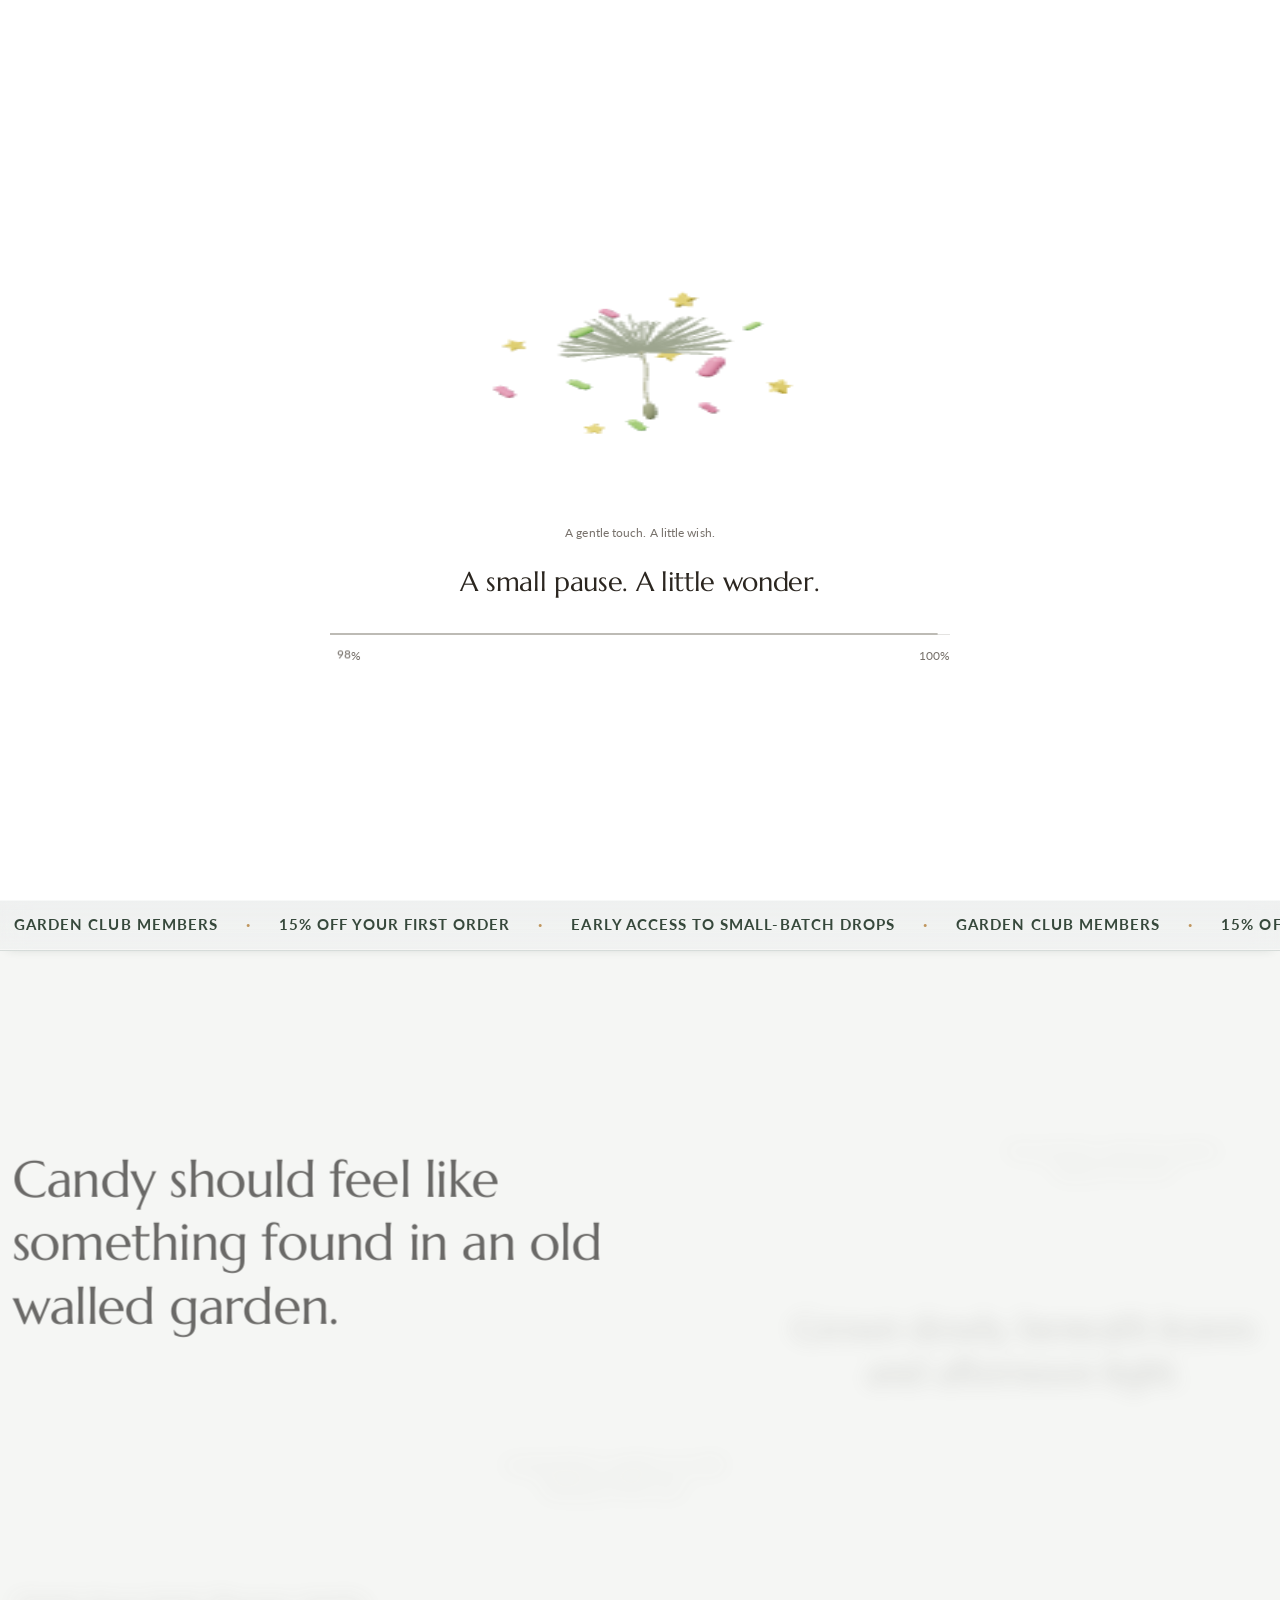
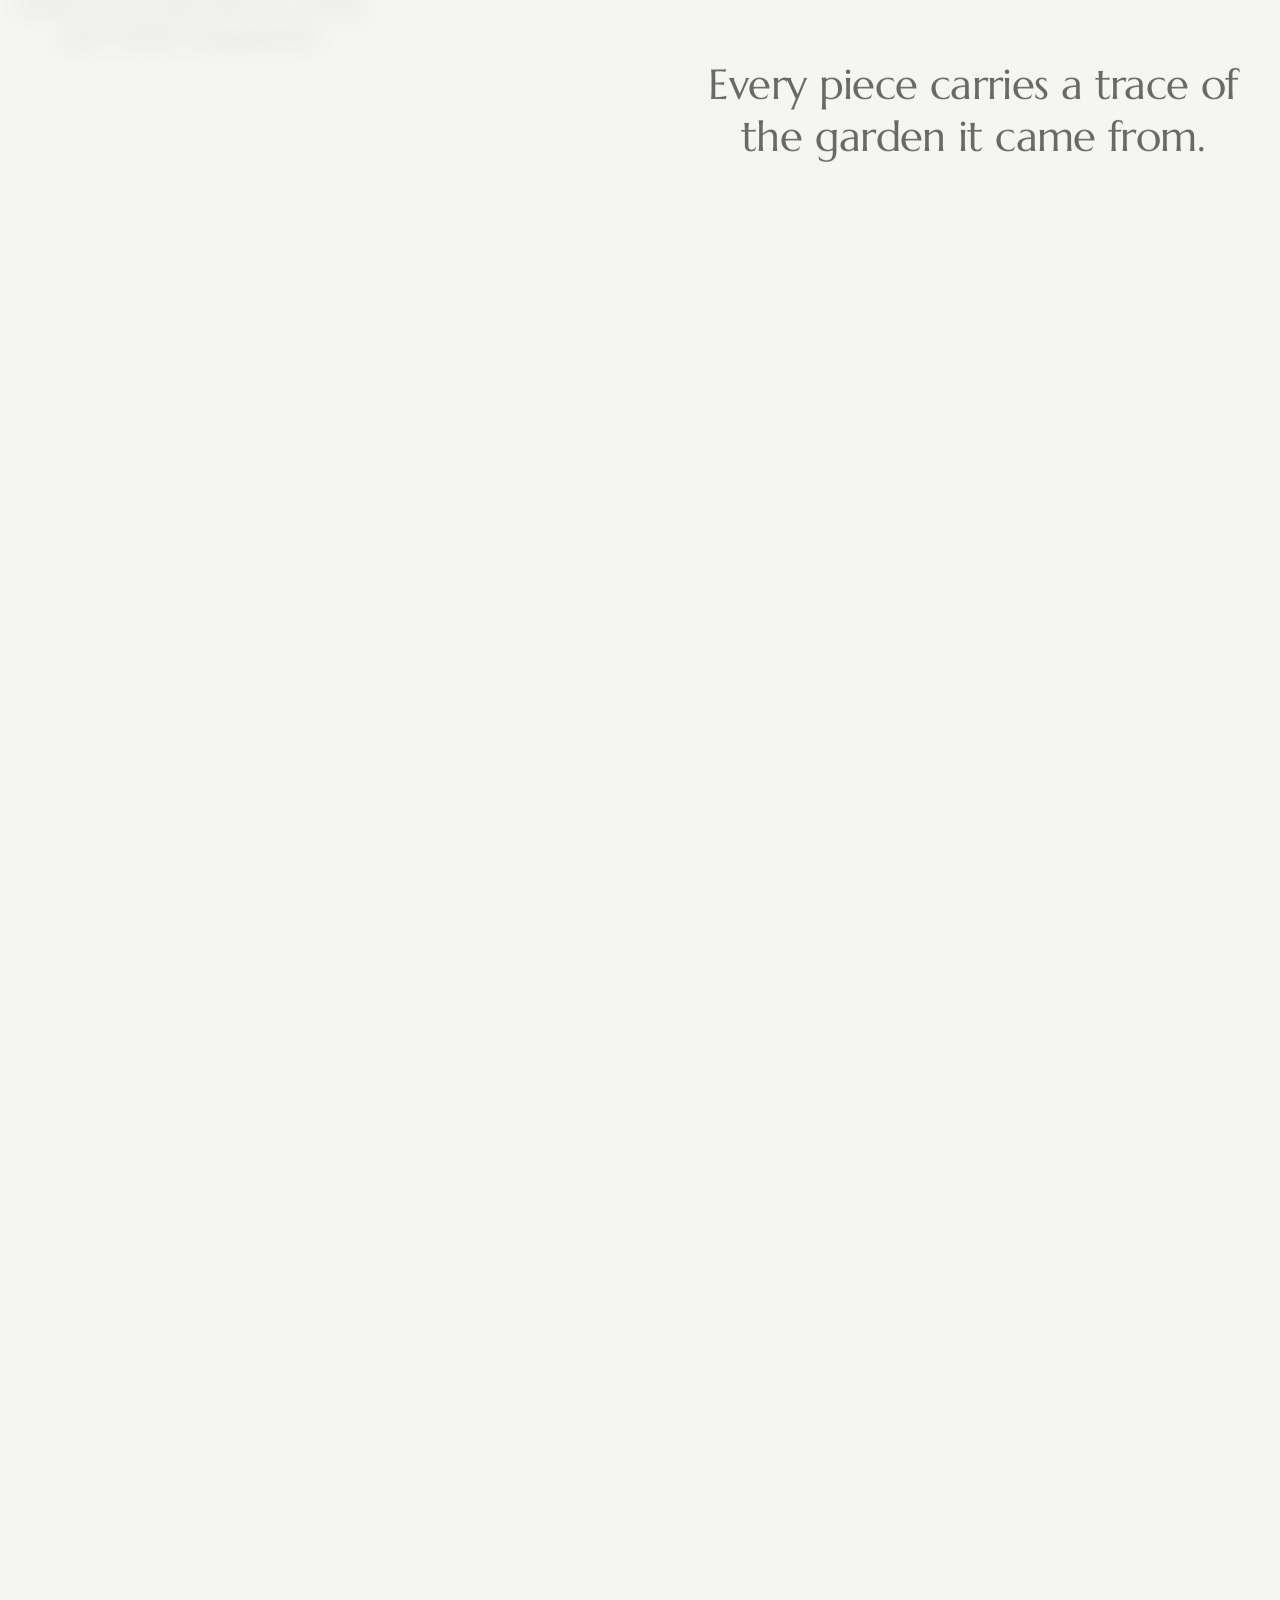
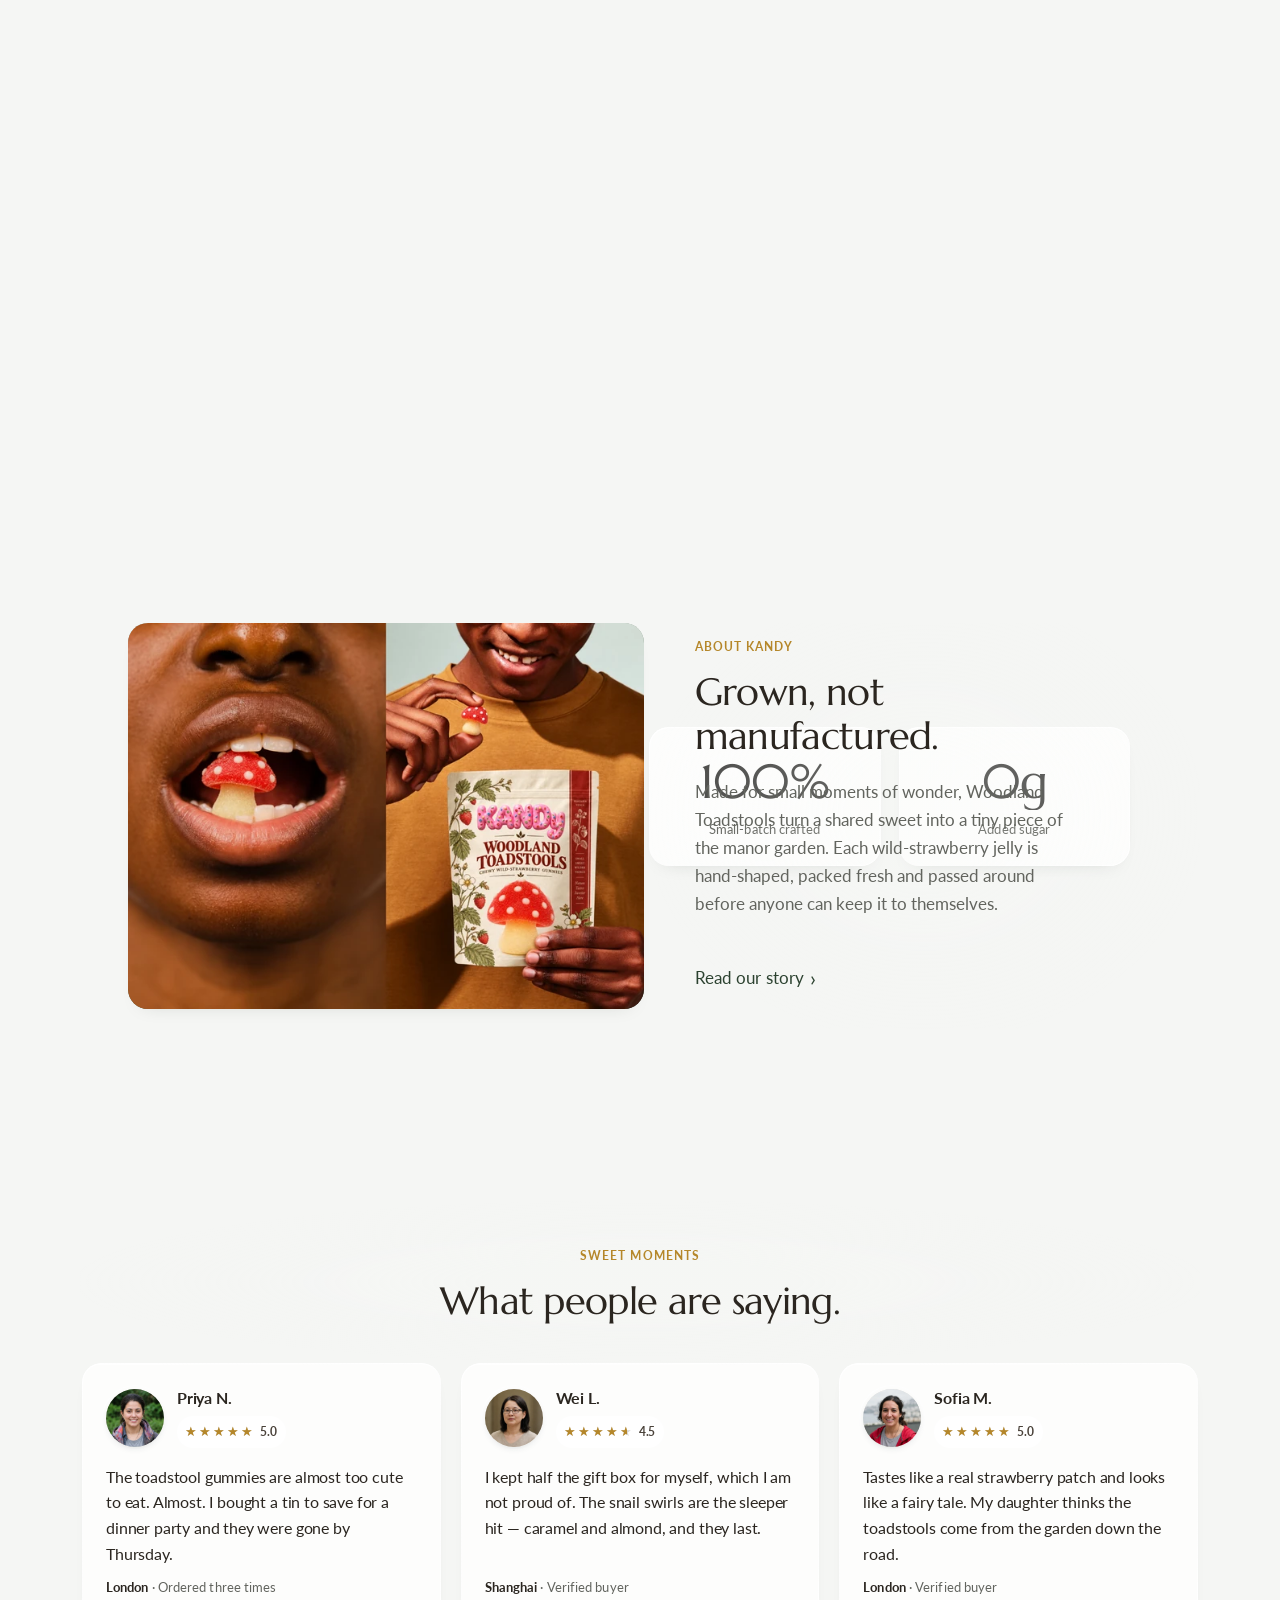
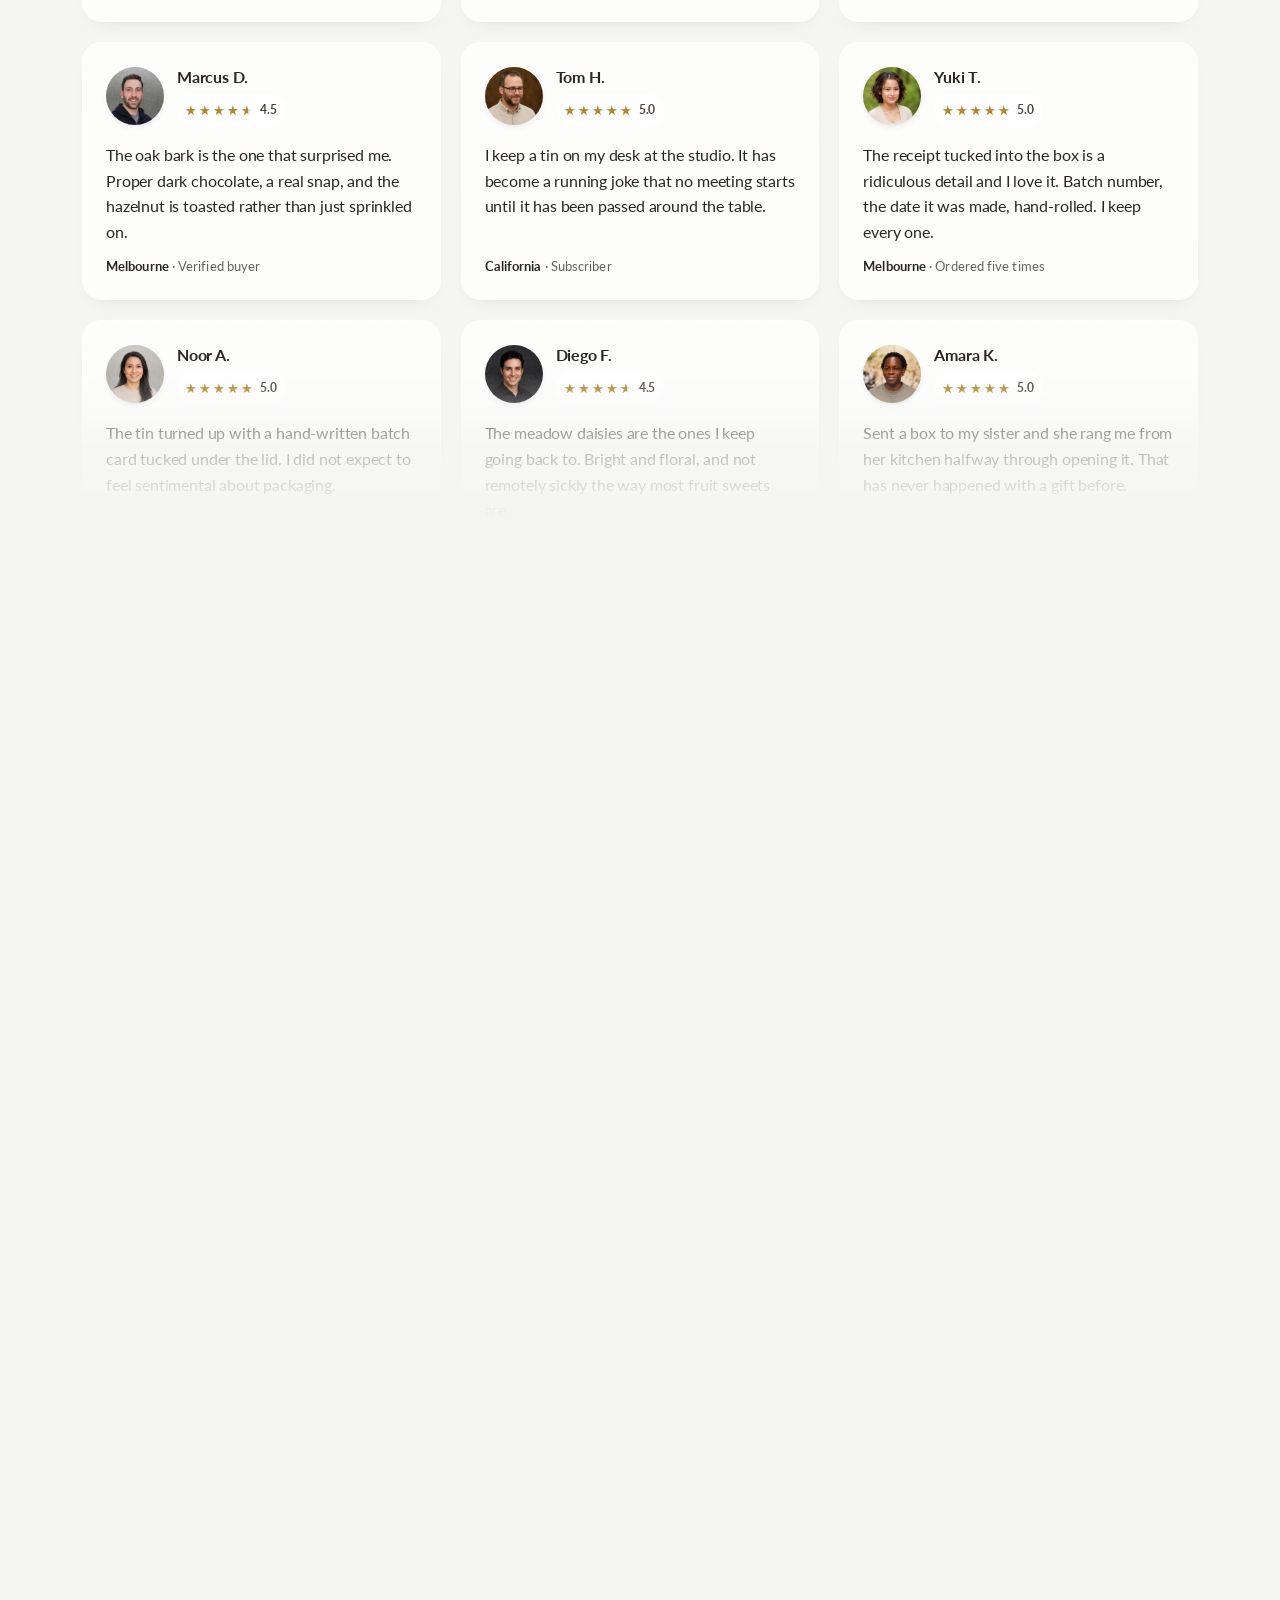
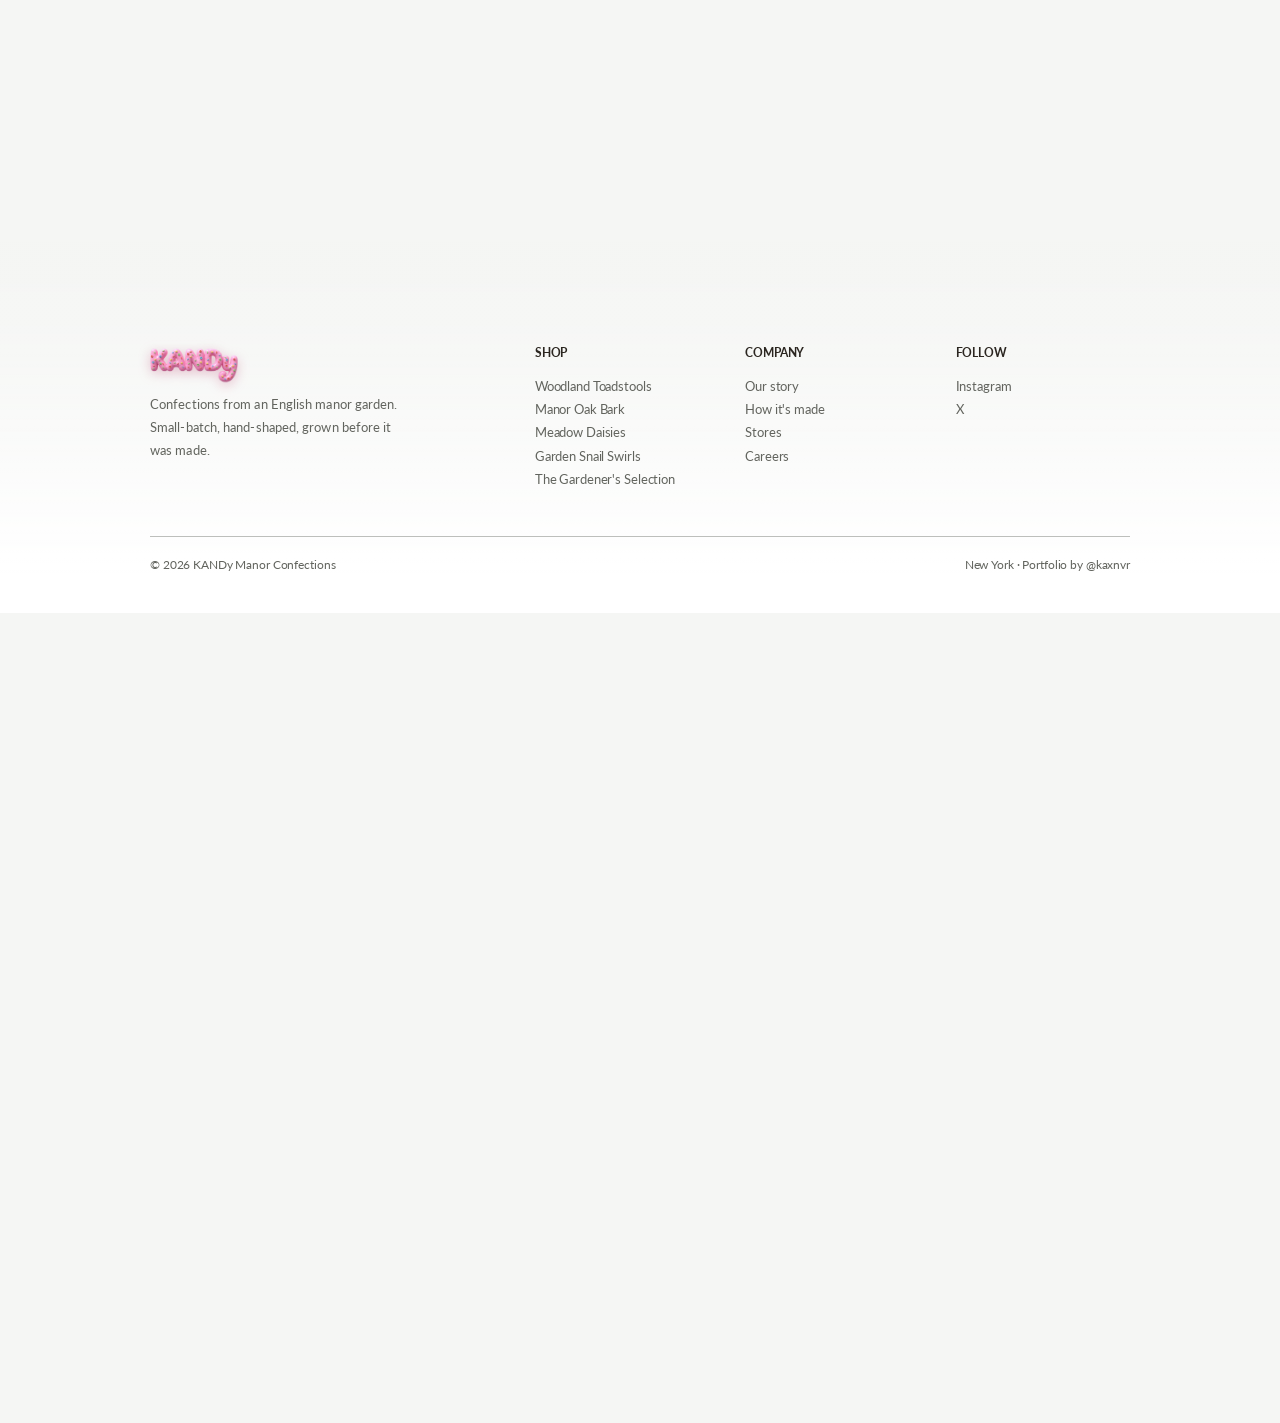
<file: index.html>
<!doctype html>
<html lang="en">
<head>
<meta charset="utf-8">
<meta name="viewport" content="width=device-width, initial-scale=1">
<title>KANDy — Confections from the Manor Garden</title>
<meta name="description" content="Confections from an English manor garden. Small-batch, hand-shaped, grown before it was made.">
<link rel="canonical" href="https://kaxnvr.github.io/kandy/">
<meta property="og:type" content="website">
<meta property="og:site_name" content="KANDy">
<meta property="og:title" content="KANDy — Confections from the Manor Garden">
<meta property="og:description" content="Confections from an English manor garden. Small-batch, hand-shaped, grown before it was made.">
<meta property="og:url" content="https://kaxnvr.github.io/kandy/">
<meta property="og:image" content="https://kaxnvr.github.io/kandy/Website/assets/web/kandy-garden-share-screenshot-20261008.jpg">
<meta property="og:image:secure_url" content="https://kaxnvr.github.io/kandy/Website/assets/web/kandy-garden-share-screenshot-20261008.jpg">
<meta property="og:image:type" content="image/jpeg">
<meta property="og:image:width" content="1627">
<meta property="og:image:height" content="967">
<meta property="og:image:alt" content="Pink KANDy candy letters in soft green grass beneath blue sky and white clouds.">
<meta name="twitter:card" content="summary_large_image">
<meta name="twitter:title" content="KANDy — Confections from the Manor Garden">
<meta name="twitter:description" content="Confections from an English manor garden. Small-batch, hand-shaped, grown before it was made.">
<meta name="twitter:image" content="https://kaxnvr.github.io/kandy/Website/assets/web/kandy-garden-share-screenshot-20261008.jpg">
<meta name="twitter:image:alt" content="Pink KANDy candy letters in soft green grass beneath blue sky and white clouds.">
<link rel="icon" type="image/png" sizes="128x128" href="./Website/assets/web/optimized/kandy-k-favicon-20261008.png">
<script>location.replace('./Website/design-a-receipt.html' + location.search + location.hash);</script>
<noscript><meta http-equiv="refresh" content="0;url=./Website/design-a-receipt.html"></noscript>
</head>
<body><a href="./Website/design-a-receipt.html">Enter the KANDy garden</a></body>
</html>
</file>
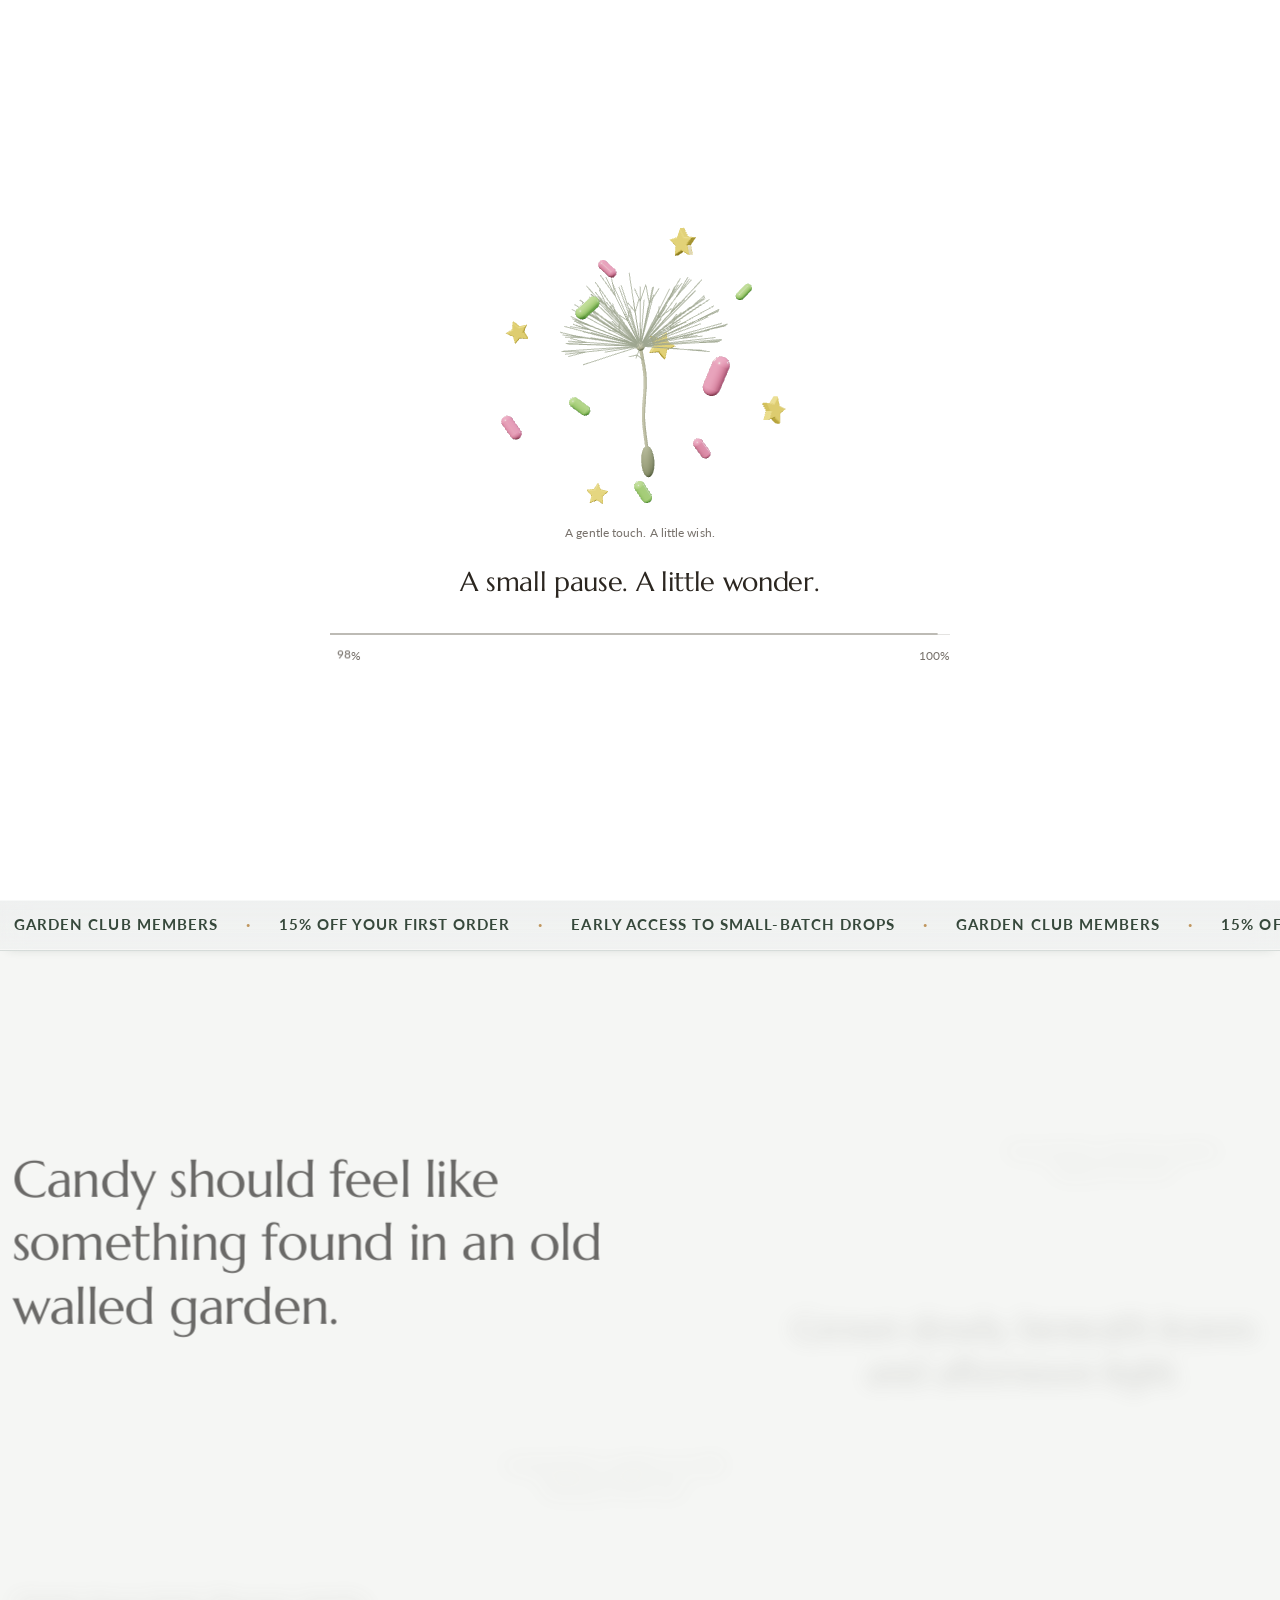
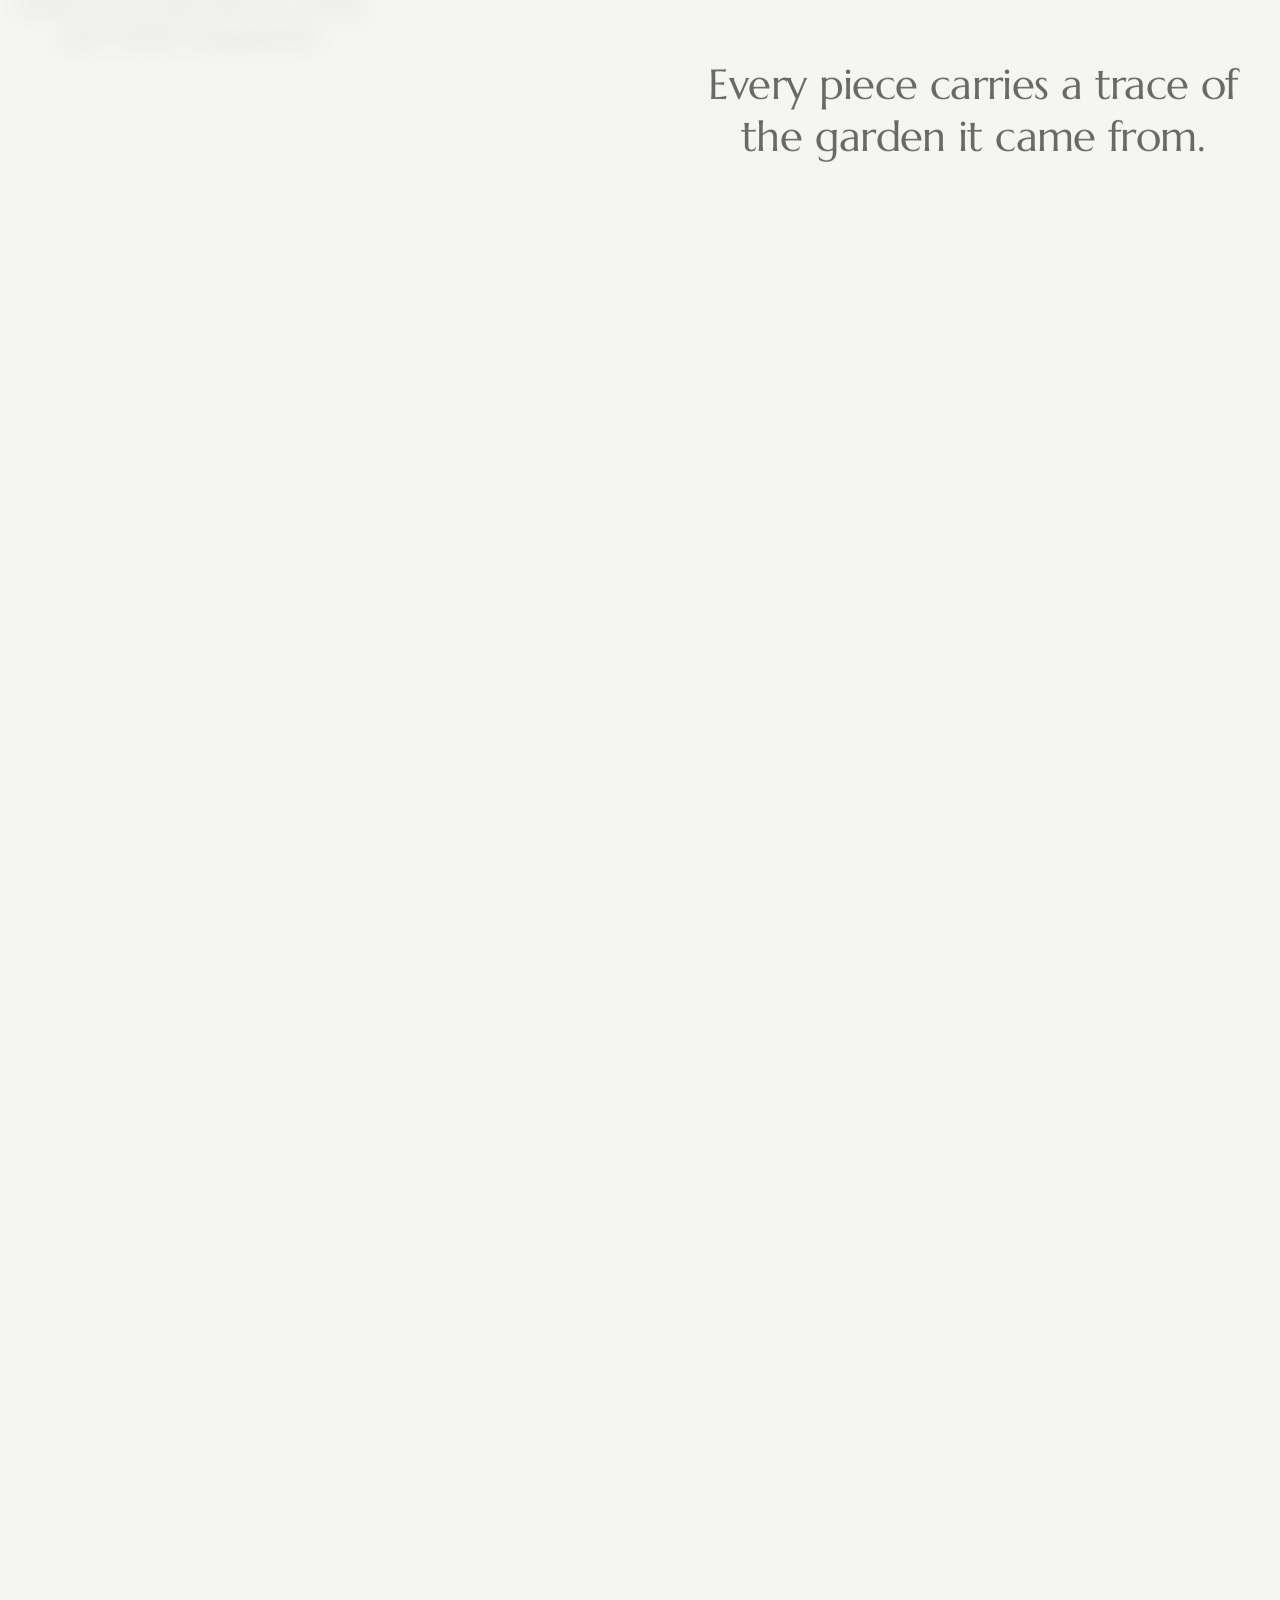
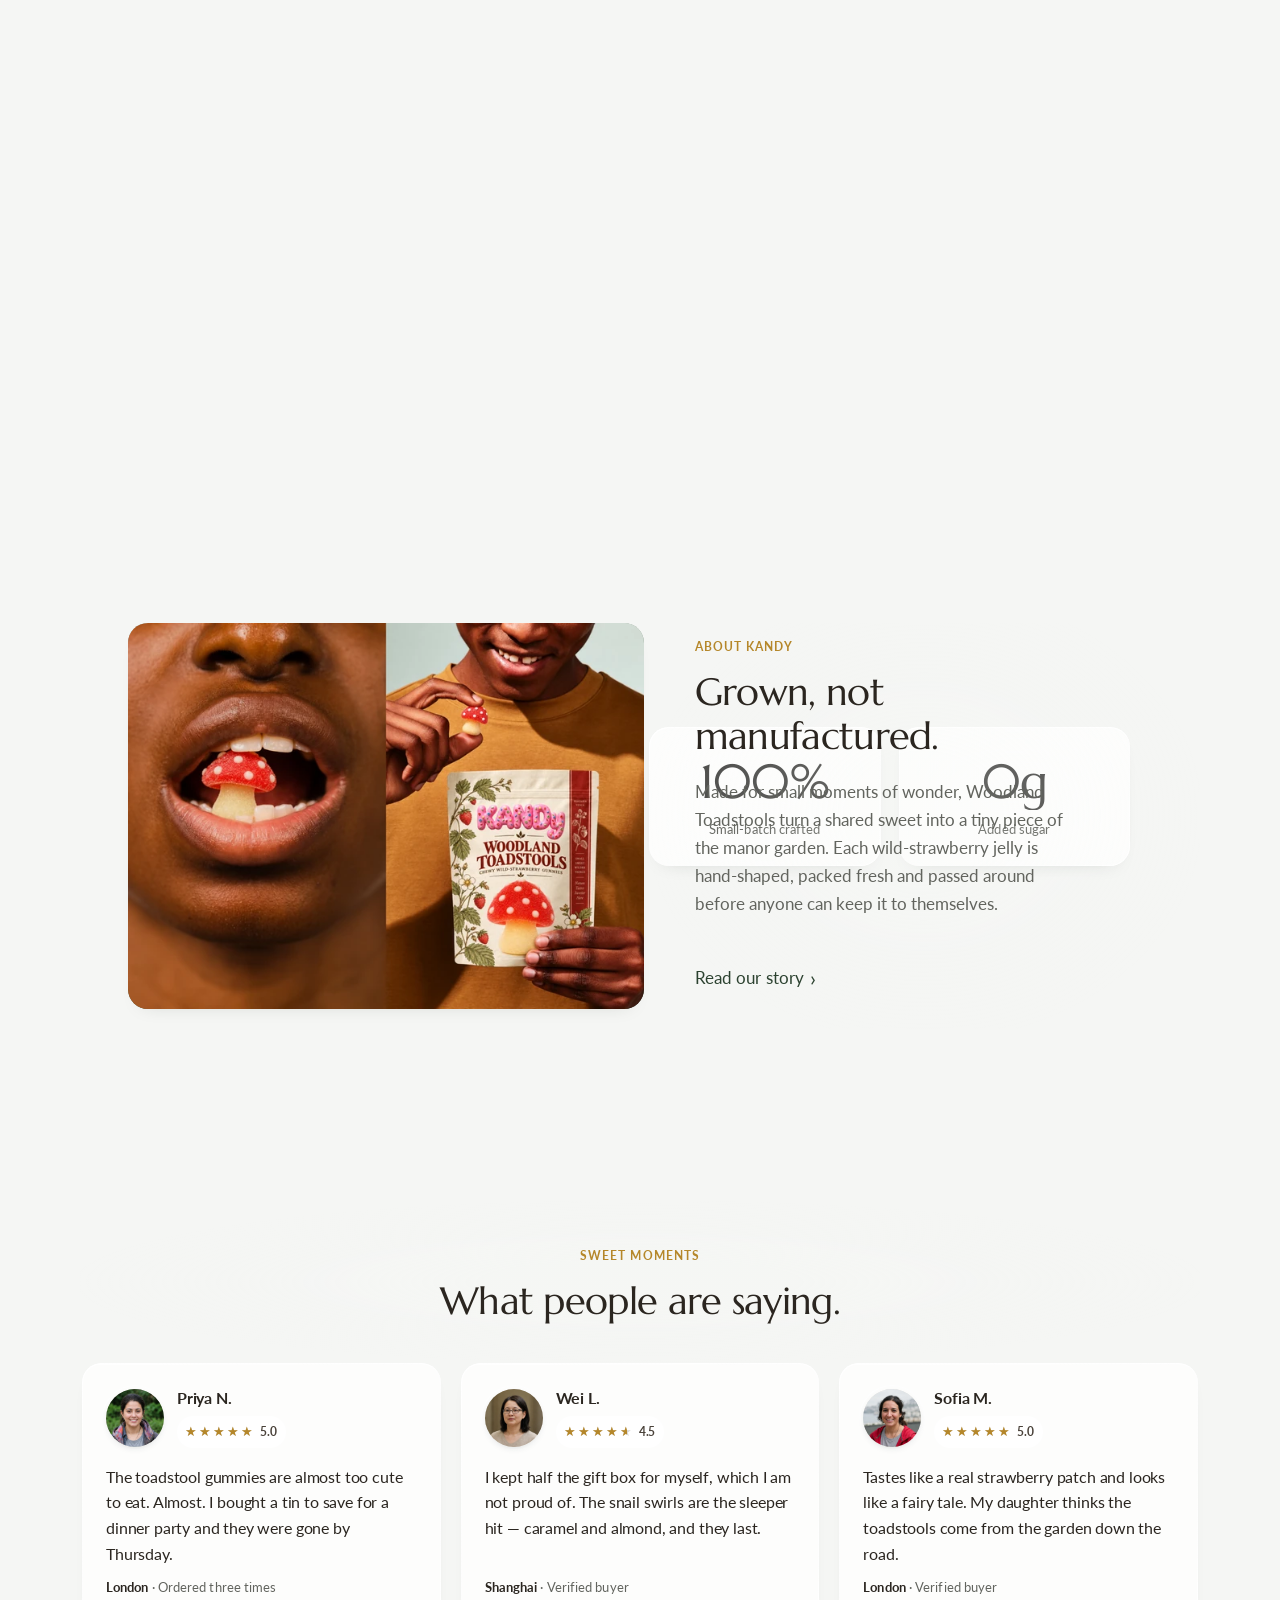
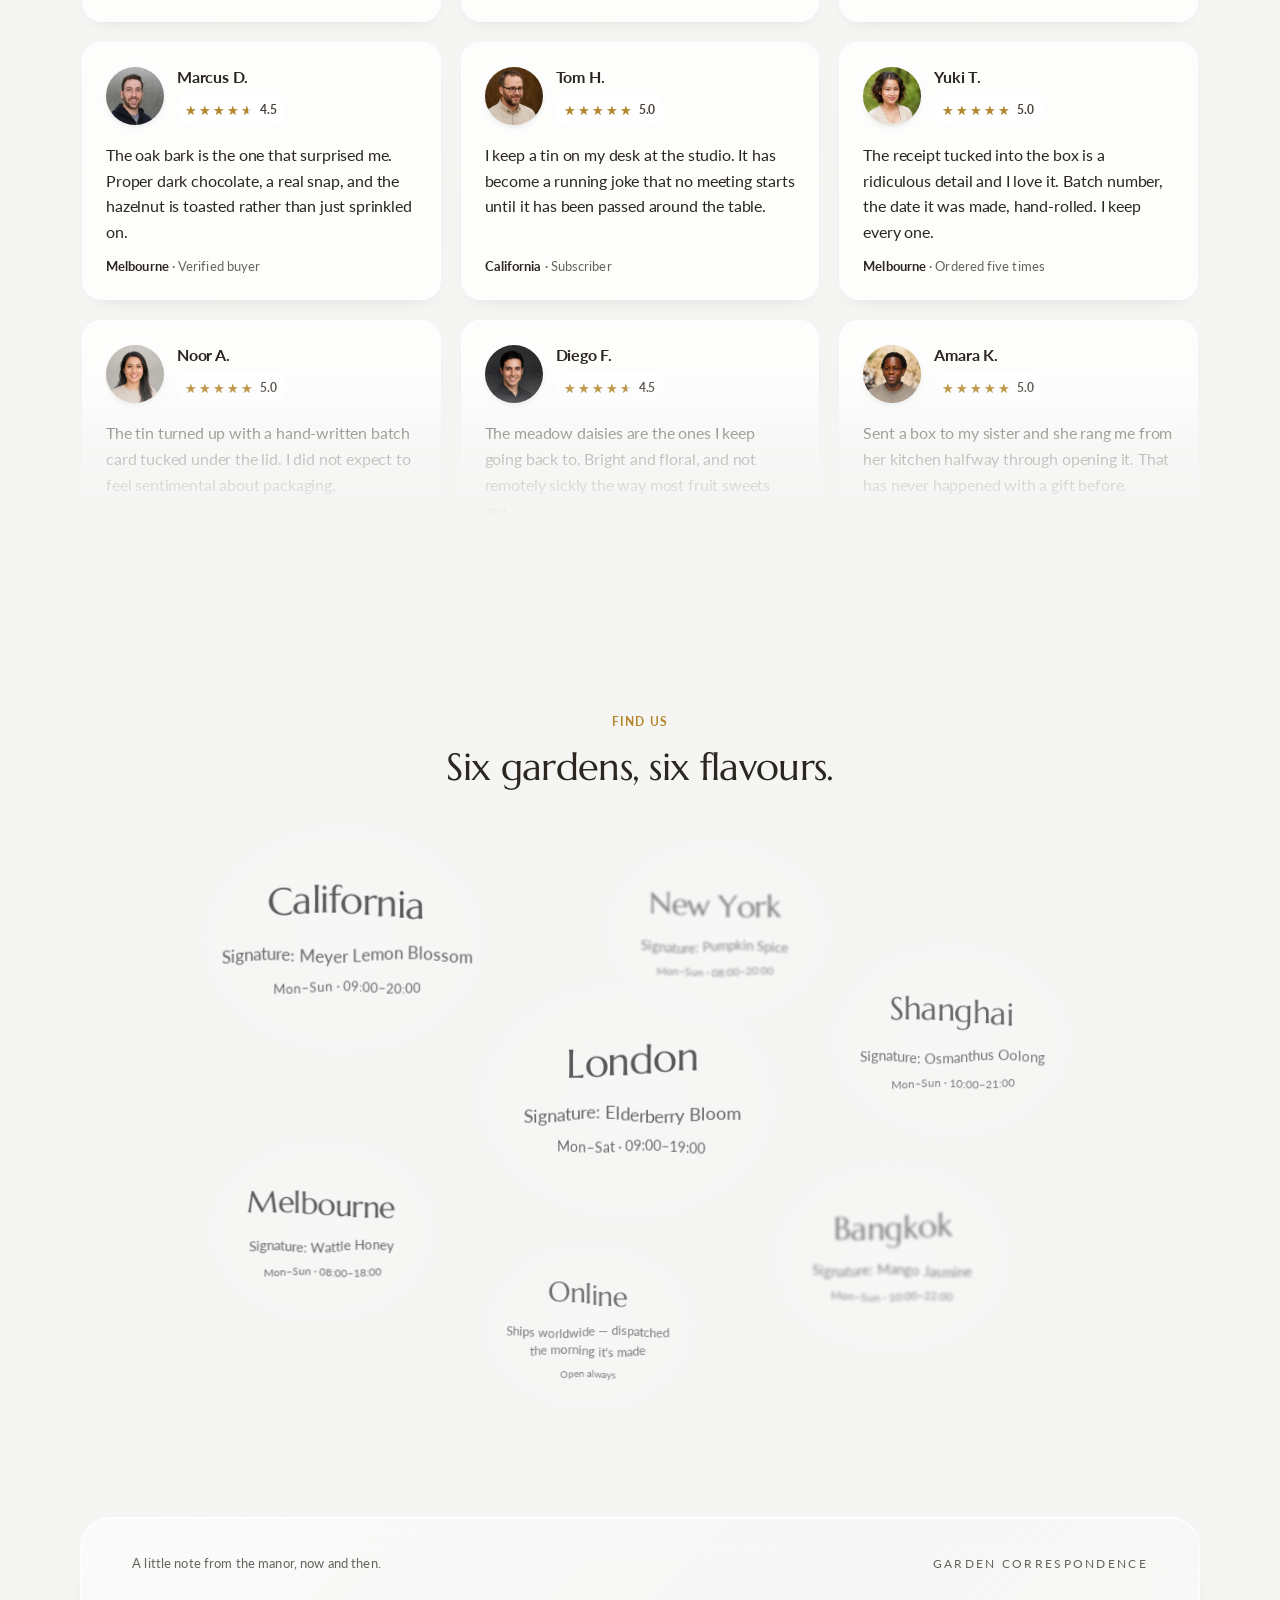
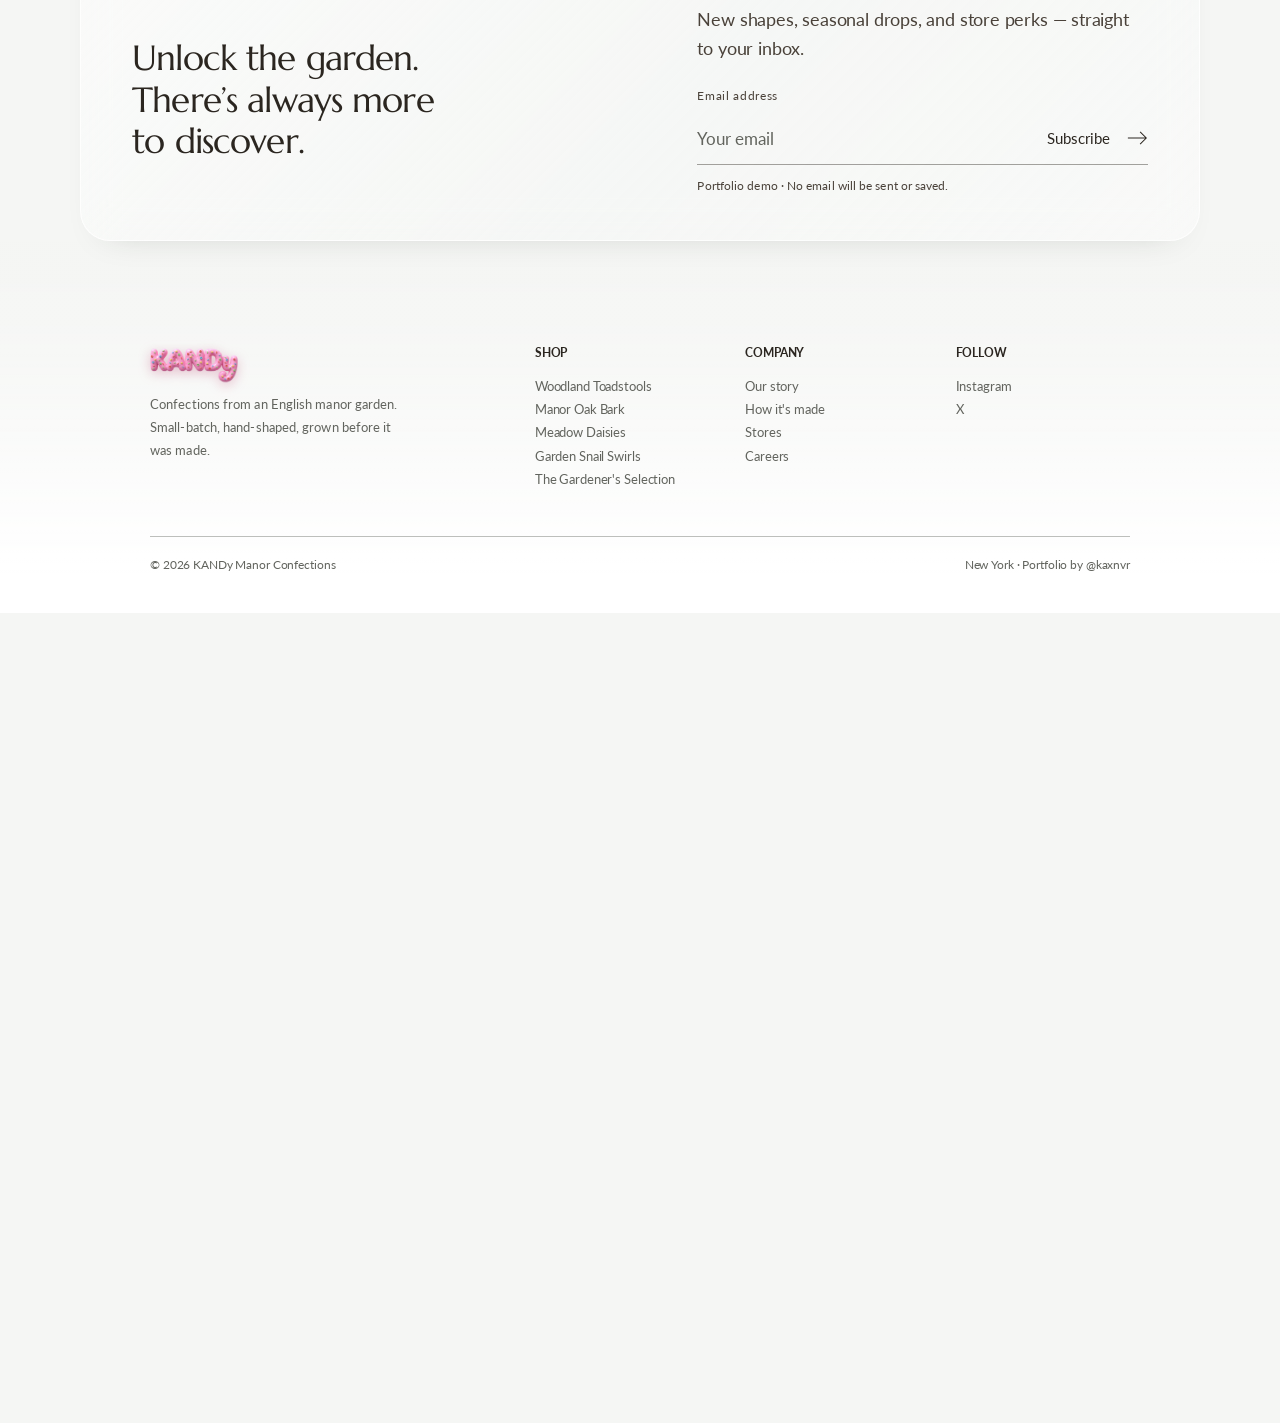
<file: Website/design-a-receipt.html>
<!DOCTYPE html>
<html lang="en">
<head>
<meta charset="UTF-8">
<meta name="viewport" content="width=device-width, initial-scale=1.0">
<title>KANDy — Confections from the Manor Garden</title>
<script src="./assets/phone-profile.js?v=20261124-30fps-1"></script>
<meta name="description" content="Confections from an English manor garden. Small-batch, hand-shaped, grown before it was made.">
<link rel="canonical" href="https://kaxnvr.github.io/kandy/">
<meta property="og:type" content="website">
<meta property="og:site_name" content="KANDy">
<meta property="og:title" content="KANDy — Confections from the Manor Garden">
<meta property="og:description" content="Confections from an English manor garden. Small-batch, hand-shaped, grown before it was made.">
<meta property="og:url" content="https://kaxnvr.github.io/kandy/">
<meta property="og:image" content="https://kaxnvr.github.io/kandy/Website/assets/web/kandy-garden-share-screenshot-20261008.jpg">
<meta property="og:image:secure_url" content="https://kaxnvr.github.io/kandy/Website/assets/web/kandy-garden-share-screenshot-20261008.jpg">
<meta property="og:image:type" content="image/jpeg">
<meta property="og:image:width" content="1627">
<meta property="og:image:height" content="967">
<meta property="og:image:alt" content="Pink KANDy candy letters in soft green grass beneath blue sky and white clouds.">
<meta name="twitter:card" content="summary_large_image">
<meta name="twitter:title" content="KANDy — Confections from the Manor Garden">
<meta name="twitter:description" content="Confections from an English manor garden. Small-batch, hand-shaped, grown before it was made.">
<meta name="twitter:image" content="https://kaxnvr.github.io/kandy/Website/assets/web/kandy-garden-share-screenshot-20261008.jpg">
<meta name="twitter:image:alt" content="Pink KANDy candy letters in soft green grass beneath blue sky and white clouds.">
<link rel="preconnect" href="https://fonts.googleapis.com">
<link rel="preconnect" href="https://fonts.gstatic.com" crossorigin>
<link href="https://fonts.googleapis.com/css2?family=Marcellus&family=Lato:wght@400;700&display=swap" rel="stylesheet">
<link rel="icon" type="image/png" sizes="128x128" href="./assets/web/optimized/kandy-k-favicon-20261008.png">
<style>
  :root {
    /* ---- KANDy brand palette ---- */
    --cream:#FBF3E2; --paper:#FFFDF9;
    --moss:#3F5C42; --moss-deep:#2C4230; --moss-soft:#E3ECDD;
    --peach:#F0875C; --peach-deep:#D66B41;
    --berry:#B15A8C; --berry-deep:#8F4570;
    --citrine:#D6A93A; --citrine-deep:#B5872A;
    /* sampled straight off the logo render */
    --rose:#E985AF; --rose-light:#FCB7DD; --rose-deep:#BF557D;
    --ink:#2B2620; --ink-2:#4A423A; --ink-3:rgba(43,38,32,.62);
    --line:#EEE2CE;

    /* ---- Apple structural tokens ---- */
    --nav-h:52px;
    --r-sm:5px; --r-md:8px; --r-lg:11px; --r-card:26px; --r-pill:980px;
    --maxw:1024px;
    --gutter:22px;

    /* ---- Liquid Glass ---- */
    --glass-blur:26px;
    --glass-sat:180%;
    --glass-fill:linear-gradient(148deg,rgba(255,255,255,.86),rgba(255,255,255,.58) 44%,rgba(255,255,255,.74));
    --glass-rim:linear-gradient(150deg,rgba(255,255,255,.98),rgba(255,255,255,.18) 34%,rgba(255,255,255,.06) 60%,rgba(255,255,255,.85));
    --glass-lift:
      inset 0 1px 0 rgba(255,255,255,.72),
      inset 0 -1px 0 rgba(255,255,255,.28),
      inset 0 6px 22px -12px rgba(255,255,255,.9),
      0 2px 6px rgba(43,38,32,.05),
      0 22px 48px -22px rgba(43,38,32,.44);
    --glass-lift-hi:
      inset 0 1px 0 rgba(255,255,255,.9),
      inset 0 -1px 0 rgba(255,255,255,.4),
      inset 0 8px 26px -12px rgba(255,255,255,1),
      0 3px 10px rgba(43,38,32,.07),
      0 40px 72px -28px rgba(43,38,32,.5);

    /* ---- 3D ---- */
    --persp:1400px;
    --ease:cubic-bezier(.28,.11,.32,1);
    --spring:cubic-bezier(.2,.9,.28,1.06);
  }
  * { box-sizing:border-box; }
  html { scroll-behavior:smooth; -webkit-font-smoothing:antialiased; }
  /* Marcellus for display, Lato for text. Marcellus is inscriptional — Roman
     capitals cut in stone — which is where the composure comes from. It ships
     one weight (400) only, so nothing here may ask for 500+: the browser would
     synthesise the bold by smearing the outlines and lose the fine stroke
     modulation that is the whole point of the face. It reads "premium" at large
     sizes but goes spindly and grey in a 17px paragraph, so running text is set
     in a sans instead — the contrast is what makes the headings deliberate.

     Lato replaced Jost here. Jost is Futura-derived: perfect circles, single-
     storey shapes, uniform stroke — geometry rather than handwriting, which sat
     badly under an inscriptional Roman serif. Lato is humanist, drawn from
     calligraphic proportions with slightly flared terminals, so it shares
     Marcellus's classical skeleton instead of arguing with it.

     Lato ships 100/300/400/700/900 — no 500 and no 600. CSS weight matching
     resolves 500 down to 400 and 600 *up* to 700, so the fifteen 600 rules in
     this file would have silently jumped a full bold step. They're pinned to
     explicit weights further down rather than left to that fallback. */
  body {
    margin:0; background:var(--paper); color:var(--ink); overflow-x:hidden;
    font-family:'Lato',-apple-system,BlinkMacSystemFont,"Segoe UI",sans-serif;
    font-size:17px; line-height:26px; letter-spacing:.005em; font-weight:400;
  }
  html[data-site-loading="true"], html[data-site-loading="true"] body { overflow:hidden; }
  .site-loader { position:fixed; inset:0; z-index:1000; display:grid; place-items:center;
    background:#fff; color:var(--ink); opacity:1; visibility:visible;
    transition:opacity 1.2s var(--ease), visibility 0s linear 1.2s; }
  .site-loader.is-done { opacity:0; visibility:hidden; pointer-events:none; }
  .site-loader-inner { width:min(620px,86vw); text-align:center; transform:translateY(-18px); }
  .site-loader-art { position:relative; width:100%; height:340px; margin-bottom:22px; }
  .site-loader-art canvas { position:absolute; left:-160px; top:-160px; z-index:100; display:block;
    width:calc(100% + 320px); height:calc(100% + 320px);
    cursor:crosshair; touch-action:pan-y; outline-offset:-6px; }
  .site-loader-art canvas[hidden] { display:none; }
  .site-loader-whisper { position:absolute; left:0; right:0; bottom:0; margin:0;
    color:#77716b; font-size:12px; line-height:1.4; pointer-events:none; }
  .site-loader-art.is-unavailable { display:none; }
  .site-loader-copy { min-height:30px; margin:0 0 32px; text-align:center;
    font:400 clamp(22px,2.1vw,28px)/1.4 'Marcellus',Georgia,serif;
    letter-spacing:-.012em; color:var(--ink); text-wrap:balance; }
  .site-loader-track { position:relative; width:100%; height:1px; background:#e4e3e1; }
  .site-loader-fill { position:absolute; left:0; top:-.5px; width:100%;
    height:2px; background:#bdbbb5; transform-origin:left; transform:scaleX(0); will-change:transform; }
  .site-loader-ends { display:flex; justify-content:space-between; align-items:flex-start; margin-top:14px;
    color:#77716b; font-size:12px; line-height:1.1; letter-spacing:0; font-variant-numeric:tabular-nums; }
  .site-loader-ends > span { line-height:1.1; }
  .site-loader-percent { display:inline-flex; align-items:baseline; }
  .site-loader-number-view { display:inline-block; width:3ch; height:1.1em; line-height:1.1;
    overflow:hidden; vertical-align:baseline; text-align:right; }
  .site-loader-numbers { display:block; will-change:transform; }
  .site-loader-numbers > span { display:block; height:1.1em; line-height:1.1; }
  @media (max-width:620px) {
    .site-loader-inner { width:84vw; }
    .site-loader-art { height:300px; margin-bottom:18px; }
    .site-loader-copy { margin-bottom:27px; font-size:21px; }
  }
  @media (max-height:600px) {
    .site-loader-inner { transform:none; }
    .site-loader-art { height:clamp(140px,42svh,245px); margin-bottom:14px; }
    .site-loader-copy { font-size:20px; margin-bottom:20px; }
  }
  @media (prefers-reduced-motion:reduce) { .site-loader { transition:none; } }
  h1,h2,h3 { margin:0; font-family:'Marcellus',Georgia,serif; font-weight:400; letter-spacing:-.008em; }
  a { color:inherit; text-decoration:none; }
  img { max-width:100%; }
  .vh { position:absolute; width:1px; height:1px; overflow:hidden; clip:rect(0 0 0 0); white-space:nowrap; }

  .wrap { width:100%; max-width:var(--maxw); margin:0 auto; padding:0 var(--gutter); }
  section { padding:118px 0; }
  .eyebrow { font-size:12px; font-weight:700; line-height:16px; letter-spacing:.06em; text-transform:uppercase; color:var(--citrine-deep); }
  .lead { font-size:21px; line-height:29px; letter-spacing:.231px; color:var(--ink-3); }
  .small { font-size:14px; line-height:18px; letter-spacing:-.224px; color:var(--ink-3); }
  .h-section { font-size:clamp(30px,4.2vw,48px); line-height:1.1; }
  .center { text-align:center; }

  /* ================= Liquid Glass material =================
     Three stacked cues sell it: a blurred + saturated backdrop, a rim that is
     bright where light enters and dim across the body (that asymmetry is what
     reads as a bent edge rather than a plain border), and a specular bloom
     that tracks the pointer. */
  .lg { position:relative; isolation:isolate; border-radius:var(--r-card);
    background:var(--glass-fill);
    backdrop-filter:blur(var(--glass-blur)) saturate(var(--glass-sat));
    -webkit-backdrop-filter:blur(var(--glass-blur)) saturate(var(--glass-sat));
    box-shadow:var(--glass-lift); }
  .lg::before { content:""; position:absolute; inset:0; border-radius:inherit; padding:1.1px;
    background:var(--glass-rim); pointer-events:none; z-index:2;
    -webkit-mask:linear-gradient(#000 0 0) content-box, linear-gradient(#000 0 0);
    -webkit-mask-composite:xor; mask:linear-gradient(#000 0 0) content-box, linear-gradient(#000 0 0);
    mask-composite:exclude; }
  .lg::after { content:""; position:absolute; inset:0; border-radius:inherit; pointer-events:none; z-index:1;
    background:radial-gradient(260px 190px at var(--mx,50%) var(--my,-10%), rgba(255,255,255,.55), rgba(255,255,255,0) 68%);
    opacity:0; transition:opacity .4s var(--ease); }
  .lg:hover::after, .lg:focus-within::after { opacity:1; }
  /* dark-surface variant */
  .lg-dark { --glass-fill:linear-gradient(148deg,rgba(255,255,255,.16),rgba(255,255,255,.045) 46%,rgba(255,255,255,.11));
    --glass-rim:linear-gradient(150deg,rgba(255,255,255,.7),rgba(255,255,255,.1) 36%,rgba(255,255,255,.03) 62%,rgba(255,255,255,.42));
    --glass-lift:inset 0 1px 0 rgba(255,255,255,.28), inset 0 -1px 0 rgba(255,255,255,.1),
      0 2px 6px rgba(0,0,0,.16), 0 26px 54px -24px rgba(0,0,0,.6); }

  /* Colour that the glass has something to refract. Without these the panels
     just look like flat white boxes. */
  .amb { position:absolute; border-radius:50%; filter:blur(70px); opacity:.55; pointer-events:none; z-index:0; }

  /* ---- buttons ---- */
  .btn { position:relative; display:inline-flex; align-items:center; justify-content:center; gap:6px;
    border:none; cursor:pointer; font:inherit; font-size:17px; line-height:21px;
    padding:13px 26px; border-radius:var(--r-pill);
    transition:transform .3s var(--spring), box-shadow .3s var(--ease), background .25s var(--ease), opacity .2s ease; }
  .btn-primary { background:linear-gradient(180deg,#3a342c,#211d18); color:var(--paper);
    box-shadow:inset 0 1px 0 rgba(255,255,255,.22), 0 10px 22px -10px rgba(43,38,32,.75); }
  .btn-primary:hover { transform:translateY(-2px) scale(1.02); box-shadow:inset 0 1px 0 rgba(255,255,255,.3), 0 18px 30px -12px rgba(43,38,32,.7); }
  .btn-primary:active { transform:translateY(0) scale(.985); }
  .btn-glass { color:var(--moss-deep); font-weight:400;
    background:linear-gradient(150deg,rgba(255,255,255,.78),rgba(255,255,255,.34));
    backdrop-filter:blur(18px) saturate(180%); -webkit-backdrop-filter:blur(18px) saturate(180%);
    box-shadow:inset 0 1px 0 rgba(255,255,255,.95), inset 0 -1px 0 rgba(255,255,255,.4), 0 10px 26px -12px rgba(43,38,32,.42); }
  .btn-glass:hover { transform:translateY(-2px) scale(1.02); background:linear-gradient(150deg,rgba(255,255,255,.9),rgba(255,255,255,.5)); }
  .btn-ghost { background:transparent; color:var(--moss-deep); padding:12px 4px; font-weight:400; }
  .btn-ghost:hover { opacity:.66; }
  .btn-sm { font-size:14px; line-height:18px; padding:10px 19px; }
  .link-chev::after { content:"›"; font-size:1.25em; line-height:0; position:relative; top:.03em; }

  .progress-bar { position:fixed; top:0; left:0; height:2px; width:100%; z-index:130;
    transform:scaleX(0); transform-origin:left; will-change:transform;
    background:linear-gradient(90deg,var(--rose),var(--citrine)); box-shadow:0 0 12px rgba(233,133,175,.8); }

  /* ---- reveal: arrives through depth, not just opacity ----
     The reveal offset and the pointer tilt both want the `transform` property,
     and `.stagger.in > *` (two classes) out-specifies `.card` (one) — so a
     literal `transform:none` here silently killed every card tilt. Both are
     driven through custom properties instead, and each tilt surface composes
     them into one transform in the rule just below. */
  .reveal { opacity:0; --rv-y:28px; --rv-z:-80px; --rv-rx:7deg;
    transform:translateY(var(--rv-y)) translateZ(var(--rv-z)) rotateX(var(--rv-rx));
    transition:opacity .9s var(--ease), transform .9s var(--ease); }
  .reveal.in { opacity:1; --rv-y:0px; --rv-z:0px; --rv-rx:0deg; }
  .stagger > * { opacity:0; --rv-y:26px; --rv-z:-70px; --rv-rx:6deg;
    transform:translateY(var(--rv-y)) translateZ(var(--rv-z)) rotateX(var(--rv-rx));
    transition:opacity .8s var(--ease), transform .8s var(--ease); }
  .stagger.in > * { opacity:1; --rv-y:0px; --rv-z:0px; --rv-rx:0deg; }

  /* Surfaces that both reveal and tilt need the two folded into one transform.
     Written out here rather than routed through a shared custom property: a
     nested var() inside a custom property resolves against the element that
     *declares* it (:root), not the one that uses it, which flattens the whole
     thing to identity. This rule sits after the reveal rules so it wins on
     source order at equal specificity. */
  .stat, .t-card, .store, .story-art {
    transform:
      translateY(var(--rv-y,0px)) translateZ(var(--rv-z,0px))
      rotateX(calc(var(--rv-rx,0deg) + var(--rx,0deg)))
      rotateY(var(--ry,0deg)); }
  .stagger.in > *:nth-child(1){transition-delay:.05s} .stagger.in > *:nth-child(2){transition-delay:.13s}
  .stagger.in > *:nth-child(3){transition-delay:.21s} .stagger.in > *:nth-child(4){transition-delay:.29s}
  .stagger.in > *:nth-child(5){transition-delay:.37s} .stagger.in > *:nth-child(6){transition-delay:.45s}
  .deep { perspective:var(--persp); perspective-origin:50% 40%; }

  /* ---- nav: floating glass capsule ---- */
  .nav { position:fixed; top:12px; left:0; right:0; z-index:100; display:flex; justify-content:center;
    padding:0 var(--gutter); opacity:1;
    transition:top .4s var(--ease); }
  #nav > .nav-inner.lg { background:#fff; opacity:1; backdrop-filter:none; -webkit-backdrop-filter:none; }
  .nav-inner { width:100%; max-width:var(--maxw); height:var(--nav-h); padding:0 8px 0 16px;
    display:flex; align-items:center; justify-content:space-between; border-radius:var(--r-pill);
    transition:box-shadow .4s var(--ease), background .4s var(--ease), transform .4s var(--ease); }
  .nav.scrolled .nav-inner { box-shadow:var(--glass-lift-hi); transform:scale(.985); }
  .nav-brand { display:flex; align-items:center; gap:9px; }
  /* The 'y' descender puts the wordmark's ink-weighted centre 9.88% of the
     image height above its geometric centre, so a box-centred logo reads high.
     Nudging down by that fraction optically centres it, and because it's a
     percentage of the element's own height it holds at every render size. */
  .nav-brand img { height:24px; width:auto; display:block; transform:translateY(9.9%);
    filter:drop-shadow(0 2px 4px rgba(191,85,125,.4)); }
  .wordmark { font-family:'Marcellus',serif; font-size:21px; font-weight:400; letter-spacing:.01em; }
  .nav-links { position:relative; display:flex; gap:6px; align-items:center; }
  .nav-links a { position:relative; z-index:1; font-size:13px; line-height:16px; letter-spacing:-.12px;
    color:var(--ink-2); padding:8px 13px; border-radius:var(--r-pill);
    transition:color .25s var(--ease); }
  .nav-links a:hover, .nav-links a.is-active { color:var(--ink); }
  /* One pill that travels, rather than a background on each link. A per-link
     background can only fade out over here and fade in over there — there is
     no object to move, so switching sections read as a pop. A single element
     can actually cross the gap, and because it carries the glass treatment the
     glass is what you watch move. Position and size are written by the script
     from the target link's own box, so it stays correct at any label width. */
  .nav-glide { position:absolute; left:0; top:0; z-index:0; width:0; height:0;
    border-radius:var(--r-pill); pointer-events:none; opacity:0;
    background:rgba(255,255,255,.62);
    box-shadow:inset 0 1px 0 rgba(255,255,255,.9), 0 4px 10px -4px rgba(43,38,32,.3);
    transition:transform .52s var(--spring), width .52s var(--spring),
               height .52s var(--spring), opacity .26s var(--ease); }
  @media (prefers-reduced-motion:reduce){ .nav-glide { transition:opacity .2s linear; } }
  .nav-bag { margin-left:4px; }
  @media (max-width:734px){
    .nav-inner { padding:0 6px 0 12px; }
    .nav-brand img { height:21px; }
    .nav-links { gap:0; }
    .nav-links a { padding:8px 8px; font-size:12px; white-space:nowrap; }
    .nav-bag { display:none; }
  }
  /* below ~430px even four labels won't sit on one line, so the least
     navigational one steps out rather than letting the capsule wrap */
  @media (max-width:430px){ .nav-hide-sm { display:none; } }

  /* ================= 3D candy shapes =================
     Each toy is a real preserve-3d stack: contact shadow laid flat on the
     ground plane, body raised on Z, details floating above that. When a card
     tilts, the parts separate — which is what a flat drop-shadow can't do. */
  .toy { position:relative; transform-style:preserve-3d; }
  .toy .ground { position:absolute; left:50%; bottom:-6px; width:78%; height:16px; translate:-50% 0;
    background:radial-gradient(50% 50%, rgba(43,38,32,.36), rgba(43,38,32,0) 70%);
    transform:translateZ(-26px) rotateX(74deg); filter:blur(3px); }

  .toy.toadstool { width:90px; height:100px; margin:0 auto; }
  .toadstool .cap { position:absolute; top:0; left:0; width:90px; height:57px; transform:translateZ(20px);
    border-radius:50% 50% 8% 8% / 76% 76% 12% 12%;
    background:
      radial-gradient(ellipse 34px 22px at 30% 22%, rgba(255,255,255,.72), rgba(255,255,255,0) 62%),
      radial-gradient(ellipse 70px 50px at 38% 30%, #FF7E60, #E04B31 58%, #A82F1E 100%);
    box-shadow:inset -6px -6px 14px rgba(120,26,14,.5), inset 5px 4px 10px rgba(255,190,170,.34); }
  .toadstool .spot { position:absolute; border-radius:50%; background:radial-gradient(circle at 34% 30%,#FFFFFF,#F4E7D2 78%);
    box-shadow:inset -1px -1px 2px rgba(160,120,90,.35); }
  .toadstool .s1 { top:13px; left:14px; width:11px; height:11px; transform:translateZ(27px); }
  .toadstool .s2 { top:6px; left:40px; width:16px; height:16px; transform:translateZ(30px); }
  .toadstool .s3 { top:19px; right:11px; width:10px; height:10px; transform:translateZ(26px); }
  .toadstool .stem { position:absolute; bottom:0; left:50%; width:31px; height:47px; translate:-50% 0; transform:translateZ(8px);
    border-radius:9px 9px 15px 15px;
    background:linear-gradient(100deg,#D9C9AE 0%,#FFFDF9 26%,#FFFDF9 52%,#E8D8BC 78%,#C9B694 100%);
    box-shadow:inset 0 -4px 8px rgba(150,125,90,.3); }

  .toy.barkchoc { width:100px; height:82px; margin:0 auto; }
  .barkchoc .shard { position:absolute;
    background:
      repeating-linear-gradient(102deg, rgba(255,255,255,.09) 0 2px, rgba(0,0,0,.2) 2px 5px),
      linear-gradient(150deg,#7E5842 0%,#5A3B2B 46%,#33211A 100%);
    border-radius:11px 4px 13px 6px;
    box-shadow:inset 0 1px 0 rgba(255,220,190,.28), inset 0 -3px 8px rgba(0,0,0,.45); }
  .barkchoc .s-a { width:63px; height:47px; top:5px; left:3px; transform:translateZ(16px) rotate(-8deg) rotateY(-8deg); }
  .barkchoc .s-b { width:51px; height:41px; bottom:3px; right:1px; transform:translateZ(30px) rotate(10deg) rotateY(9deg); }
  .barkchoc .fleck { position:absolute; width:7px; height:7px; border-radius:50%;
    background:radial-gradient(circle at 32% 28%,#F6E4BF,#C9A469 75%); box-shadow:0 1px 2px rgba(0,0,0,.4); }
  .barkchoc .f1{top:11px;left:15px;transform:translateZ(6px)} .barkchoc .f2{top:24px;left:35px;transform:translateZ(6px)}
  .barkchoc .f3{top:13px;left:21px;transform:translateZ(6px)}

  .toy.daisy { width:90px; height:90px; margin:0 auto; }
  .daisy .petal { position:absolute; top:50%; left:50%; width:27px; height:41px; margin:-41px 0 0 -13.5px;
    border-radius:52% 52% 46% 46% / 62% 62% 38% 38%; transform-origin:50% 100%;
    background:linear-gradient(178deg,#FFFFFF 0%,#FFF6FA 42%,#F6D2E4 100%);
    box-shadow:inset 0 -5px 9px rgba(206,145,178,.4), inset 0 3px 5px rgba(255,255,255,.95); }
  .daisy .p1{transform:rotate(0deg) translateZ(12px)}   .daisy .p2{transform:rotate(60deg) translateZ(9px)}
  .daisy .p3{transform:rotate(120deg) translateZ(6px)}  .daisy .p4{transform:rotate(180deg) translateZ(4px)}
  .daisy .p5{transform:rotate(240deg) translateZ(6px)}  .daisy .p6{transform:rotate(300deg) translateZ(9px)}
  .daisy .center { position:absolute; top:50%; left:50%; width:31px; height:31px; margin:-15.5px 0 0 -15.5px;
    border-radius:50%; transform:translateZ(24px);
    background:radial-gradient(circle at 34% 30%,#FFF0BE 0%,#F0DA9C 32%,var(--citrine) 78%,#9C7420 100%);
    box-shadow:inset -3px -3px 7px rgba(120,88,20,.45), 0 3px 7px rgba(120,88,20,.3); }

  /* Spiral shell from nested circles sharing one tangent point (a conic
     gradient can only sweep around a centre, so it reads as a disc). */
  .toy.snail { width:84px; height:84px; margin:0 auto; }
  .snail .shell { position:absolute; top:0; left:5px; width:74px; height:74px; border-radius:50%; transform:translateZ(22px);
    background:
      radial-gradient(ellipse 24px 17px at 27% 21%, rgba(255,255,255,.62), rgba(255,255,255,0) 72%),
      radial-gradient(circle at 44.8px 67px,   #E3CFA0 0 5.5px,  transparent 6px),
      radial-gradient(circle at 44.1px 64.6px, #8B5A35 0 8px,    transparent 8.5px),
      radial-gradient(circle at 43.4px 61.7px, #E3CFA0 0 11px,   transparent 11.5px),
      radial-gradient(circle at 42.5px 58.3px, #8B5A35 0 14.5px, transparent 15px),
      radial-gradient(circle at 41.5px 54.4px, #E3CFA0 0 18.5px, transparent 19px),
      radial-gradient(circle at 40.3px 49.6px, #8B5A35 0 23.5px, transparent 24px),
      radial-gradient(circle at 38.8px 43.8px, #E3CFA0 0 29.5px, transparent 30px),
      radial-gradient(circle at 37px 37px,     #8B5A35 0 37px,   transparent 37px);
    box-shadow:inset -4px -5px 12px rgba(0,0,0,.3), inset 3px 3px 10px rgba(255,255,255,.3), 0 5px 12px rgba(60,38,18,.3); }
  .snail .shell-body { position:absolute; bottom:1px; left:0; width:45px; height:19px; transform:translateZ(8px);
    background:linear-gradient(165deg,#FBF2E4,#C9AD82 85%);
    border-radius:62% 28% 26% 72% / 78% 62% 42% 58%;
    box-shadow:inset 0 -3px 6px rgba(150,118,74,.45); }

  .toy.tin { width:96px; height:90px; margin:0 auto; }
  .tin .tin-body { position:absolute; bottom:0; left:5px; width:86px; height:58px; transform:translateZ(10px);
    border-radius:7px 7px 13px 13px;
    background:linear-gradient(100deg,#8F4570 0%,#D48FB6 24%,#C97FA8 52%,#9A4C79 80%,#71325A 100%);
    box-shadow:inset 0 -5px 10px rgba(70,26,52,.5); }
  .tin .tin-lid { position:absolute; top:14px; left:0; width:96px; height:25px; transform:translateZ(24px);
    border-radius:9px;
    background:linear-gradient(100deg,#A45383 0%,#E7A9CB 26%,#DA97BE 54%,#A85688 82%,#823D66 100%);
    box-shadow:inset 0 1px 0 rgba(255,255,255,.6), 0 4px 10px rgba(70,26,52,.35); }
  .tin .tin-ribbon { position:absolute; top:14px; left:50%; margin-left:-6px; width:12px; height:76px; transform:translateZ(28px);
    background:linear-gradient(90deg,rgba(255,253,249,.5),rgba(255,253,249,.92) 45%,rgba(255,253,249,.45)); }
  .tin .tin-bow { position:absolute; top:0; left:50%; margin-left:-13px; width:26px; height:19px; transform:translateZ(34px);
    border-radius:50% 50% 44% 44%;
    background:radial-gradient(circle at 34% 28%,#FFF0BE,#F0DA9C 40%,var(--citrine) 82%);
    box-shadow:0 3px 6px rgba(120,88,20,.35); }

  @keyframes floatY { 0%,100%{transform:translateY(0) rotateZ(0) rotateY(0)} 50%{transform:translateY(-15px) rotateZ(5deg) rotateY(9deg)} }
  .float { animation:floatY 6s ease-in-out infinite; transform-style:preserve-3d; }
  /* toys lean toward the pointer, so the whole page feels like one lit scene */
  .tilt-scene { transform-style:preserve-3d;
    transform:rotateX(var(--sy,0deg)) rotateY(var(--sx,0deg));
    transition:transform .5s var(--ease); }

  /* ================= hero ================= */
  .hero-scroll-stage { position:relative; height:auto; min-height:0; background:#A8E0F4; }
  /* The whole hero scrolls normally. Three.js compensates only the connected
     wordmark by the exact number of pixels this section has moved upward. */
  .hero-scroll-stage .hero { position:relative; top:auto; }
  .hero { position:relative; height:100vh; height:100dvh; min-height:640px; overflow:hidden; padding:0;
    perspective:var(--persp); perspective-origin:50% 46%; }
  /* The hero was four CSS layers faking depth with blurred ellipses. It is now
     one WebGL canvas holding a real meadow — see Website/hero-meadow.js. The
     canvas is the whole backdrop; only the tagline, the CTAs and the scroll
     hint stay in the DOM, because those have to be selectable text.
     The copy styling below is deliberately UNCHANGED: it was written for a
     dark green garden bed, and the meadow's mound is green in the same place,
     so light-on-moss still reads exactly as it did. */
  /* Kept as plain as the demo's canvas. An earlier revision promoted this to
     its own compositor layer with translateZ(0) + backface-visibility, and put
     isolation:isolate on the section, reasoning that the nav's backdrop-filter
     should not share a layer with a WebGL surface. Both were guesses, neither
     was ever shown to help, and forcing a separate layer under a backdrop
     filter is itself a classic way to get the two re-compositing out of step. */
  .hero-canvas { position:absolute; inset:0; width:100%; height:100%; display:block; z-index:1; }
  /* The separated letters leave the WebGL meadow and keep falling over the
     marquee/mission. A fixed transparent canvas is the only layer that can
     cross that section boundary without dragging the meadow with it. */
  #letterFallGL { position:fixed; inset:0; z-index:90; width:100%; height:100%;
    display:block; opacity:0; visibility:hidden; pointer-events:none; }
  /* Holds the frame before the first WebGL paint so the section never flashes
     the page background. Same three stops as the scene's sky. */
  .hero { background:linear-gradient(180deg,#59C4EE 0%,#A8E0F4 52%,#DCF2F7 100%); }
  .hero-toy { position:absolute; transform-style:preserve-3d; }

  /* The bottom padding reserves the band .hero-tagline occupies (its own offset
     plus roughly its height) so the logo centres in the space that's actually
     free, not behind the tagline. Without it the two were laid out with no
     knowledge of each other — .hero-copy centring in the full hero height while
     the tagline anchored to the bottom — and since .hero-logo sizes off vw
     alone, a wide-but-short window (1400x700) kept a 760px logo and drove it
     straight through the tagline text. */
  .hero-copy { position:relative; z-index:6; height:100%; display:flex; flex-direction:column;
    align-items:center; justify-content:center; text-align:center;
    padding:var(--nav-h) var(--gutter) calc(max(13dvh,124px) + 108px);
    transform-style:preserve-3d; }
  /* The wordmark is drawn inside the scene now, sitting in the grass at the
     right depth. The <h1> stays in the document — it is still the page's
     heading for search and screen readers — but it renders nothing. */
  .hero-logo { position:absolute; width:1px; height:1px; margin:-1px; padding:0;
    overflow:hidden; clip:rect(0 0 0 0); white-space:nowrap; border:0; }
  /* Error-only composition. The normal WebGL scene and its sizing are untouched. */
  .hero-static-fallback .hero-canvas,
  #letterFallGL[hidden] { display:none; }
  .hero-static-fallback .hero-logo {
    position:relative; width:min(82vw,1000px); height:auto; margin:0;
    overflow:visible; clip:auto; white-space:normal;
    font-family:'Marcellus',serif; font-size:clamp(60px,14vw,180px); color:#DB83B0;
  }
  .hero-static-fallback .hero-logo img { display:block; width:100%; height:auto; }
  .hero-static-fallback .hero-copy .lead,
  .hero-static-fallback .scroll-hint,
  .hero.hero-static-fallback .btn-glass { color:var(--ink); text-shadow:none; }
  /* The tagline sits *in* the garden by design, so it's styled for a dark
     surface. Anchoring it to the bottom of the hero rather than centring it
     with the logo is what keeps that true: centred, its distance from the
     horizon changed with viewport aspect and it ended up cream-on-cream. */
  /* Clearance for the scroll hint below, which is 68px tall sitting 26px off
     the floor — 94px before anything else. The floor has to beat that by more
     than it looks, because .hero-cta carries translateZ(45px) under the hero's
     1400px perspective: that scales it 1.033x about the hero's centre, and the
     buttons sit ~350px *below* that centre, so their painted bottom edge lands
     ~13px lower than their layout box. The old 96px floor was measured against
     the layout box only and the buttons printed straight through the hint. */
  .hero-tagline { position:absolute; left:0; right:0; bottom:max(13%,124px); z-index:7;
    display:flex; flex-direction:column; align-items:center; padding:0 var(--gutter);
    transform-style:preserve-3d; }
  /* 36ch, not 32: ch is the width of "0" in the current face, so the cap moved
     when the text font did — Lato's figures are narrow relative to its
     lowercase, and the old 32ch landed 13px short of this line, breaking it in
     two. Still narrow enough to wrap on a phone, where the gutter binds first. */
  .hero-copy .lead { margin:0; color:rgba(255,253,249,.94); font-weight:400; max-width:36ch;
    transform:translateZ(30px); text-shadow:0 1px 14px rgba(18,32,20,.55); }
  .hero-cta { display:flex; gap:14px; align-items:center; margin-top:26px; flex-wrap:wrap; justify-content:center; transform:translateZ(45px); }
  .hero .btn-primary { background:linear-gradient(180deg,#FFFDF9,#F2E8D5); color:var(--ink);
    box-shadow:inset 0 1px 0 #fff, 0 14px 28px -12px rgba(16,30,18,.9); }
  .hero .btn-primary:hover { background:linear-gradient(180deg,#fff,#F8F1E4); }
  .hero .btn-glass { color:#FBF3E2;
    background:linear-gradient(150deg,rgba(255,255,255,.32),rgba(255,255,255,.13));
    box-shadow:inset 0 1px 0 rgba(255,255,255,.6), inset 0 -1px 0 rgba(255,255,255,.22), 0 14px 28px -14px rgba(16,30,18,.8); }
  .hero .btn-glass:hover { background:linear-gradient(150deg,rgba(255,255,255,.44),rgba(255,255,255,.22)); }
  /* On a phone the CTAs stack, so the tagline needs more room below it and the
     two low-corner toys would sit right on top of the copy. */
  @media (max-width:520px){
    .hero-tagline { bottom:max(15%,124px); }
    .hero-cta { gap:10px; margin-top:20px; }
    .hero-cta .btn { font-size:15px; padding:12px 20px; }
    .hero-toy.toy-low { display:none; }
  }
  .scroll-hint { position:absolute; left:50%; bottom:26px; transform:translateX(-50%); z-index:6;
    color:rgba(255,253,249,.82); font-size:12px; letter-spacing:.06em; text-transform:uppercase;
    display:flex; flex-direction:column; align-items:center; gap:8px; }
  .scroll-hint .bar { display:block; width:1px; height:34px; background:linear-gradient(180deg,rgba(255,253,249,.8),rgba(255,253,249,0)); }

  /* ---- marquee ---- */
  /* The moving strip is the foreground lip that releases the separated Logo.
     Its glass surface sits above the fixed falling-letter canvas. */
  .marquee { position:relative; z-index:95; overflow:hidden; padding:15px 0; background:var(--paper); }
  .marquee-track { display:flex; gap:28px; white-space:nowrap; width:max-content; animation:scrollx 28s linear infinite; }
  .marquee-track span { color:var(--ink-2); font-size:12px; line-height:16px; font-weight:700; letter-spacing:.09em; text-transform:uppercase; opacity:.75; }
  @keyframes scrollx { from{transform:translateX(0)} to{transform:translateX(-50%)} }

  @media (prefers-reduced-motion:reduce){
    #letterFallGL { display:none; }
  }

  /* ---- mission: a single thought drifts in and out of focus as the reader scrolls ---- */
  .mission { position:relative; background:var(--paper); overflow:hidden; }
  /* JS replaces this fallback with the measured falling-letter runway. */
  .mission-story { height:145vh; padding:0; overflow:clip; }
  .mission-story .mission-pin { position:sticky; top:0; height:100vh; display:grid; place-items:center; }
  .mission-story .mission-copy { position:relative; z-index:2; width:100%; max-width:none; height:100%; margin:0; padding:0;
    transform-origin:50% var(--mission-camera-origin-y,50%); transform:scale(var(--mission-camera-scale,1)); will-change:transform; }
  .mission-story .mission-line { position:absolute; left:var(--mission-left,50%); top:var(--mission-top,50%);
    width:min(var(--mission-width,22ch),calc(100vw - 2 * var(--gutter))); display:block; padding:0;
    text-align:center; font-family:'Marcellus',serif; font-weight:400; font-size:var(--mission-size,clamp(26px,3.6vw,42px));
    line-height:1.24; letter-spacing:-.015em; color:#6A6967; margin:0; max-width:none; will-change:opacity,filter,transform;
    opacity:var(--mission-opacity,0);
    /* Preserve screen-space focus during the push-in, not a growing blur wash. */
    filter:blur(calc(var(--mission-blur,16px) / var(--mission-camera-scale,1)));
    transform:translate3d(
      calc(-50% + var(--mission-x,0px)),
      calc(-50% + var(--mission-y,0px)),0)
      scale(var(--mission-scale,1));
    /* Scroll already supplies a frame-by-frame interpolation. A second CSS
       transition would trail the falling letters after they have left view. */
    transition:none; }
  .mission-story .mission-line:nth-child(1) { --mission-left:30%; --mission-top:27%; --mission-width:15ch; --mission-size:clamp(36px,4.0vw,52px); z-index:4; text-align:left; }
  .mission-story .mission-line:nth-child(2) { --mission-left:78%; --mission-top:39%; --mission-width:16ch; --mission-size:clamp(25px,2.8vw,36px); z-index:2; }
  .mission-story .mission-line:nth-child(3) { --mission-left:16%; --mission-top:69%; --mission-width:17ch; --mission-size:clamp(18px,2.0vw,26px); z-index:1; }
  .mission-story .mission-line:nth-child(4) { --mission-left:62%; --mission-top:79%; --mission-width:16ch; --mission-size:clamp(28px,3.4vw,42px); z-index:3; }
  .mission-story .mission-line:nth-child(5) { --mission-left:48%; --mission-top:53%; --mission-width:18ch; --mission-size:clamp(15px,1.5vw,20px); z-index:0; }
  .mission-story .mission-line:nth-child(6) { --mission-left:87%; --mission-top:18%; --mission-width:16ch; --mission-size:clamp(13px,1.3vw,18px); z-index:0; }
  @media (max-width:640px) {
    .mission-story .mission-line:nth-child(1) { --mission-left:42%; --mission-top:24%; --mission-width:12ch; --mission-size:clamp(32px,8.5vw,44px); }
    .mission-story .mission-line:nth-child(2) { --mission-left:75%; --mission-top:43%; --mission-width:13ch; }
    .mission-story .mission-line:nth-child(3) { --mission-left:12%; --mission-top:67%; --mission-width:14ch; }
    .mission-story .mission-line:nth-child(4) { --mission-left:63%; --mission-top:81%; --mission-width:13ch; }
    .mission-story .mission-line:nth-child(5) { --mission-left:69%; --mission-top:59%; --mission-width:13ch; }
    .mission-story .mission-line:nth-child(6) { --mission-left:25%; --mission-top:89%; --mission-width:14ch; }
  }
  @media (prefers-reduced-motion:reduce) {
    .mission-story { height:auto; padding:118px 0; }
    .mission-story .mission-pin { position:relative; height:auto; }
    .mission-story .mission-copy { min-height:4.2em; transform:none; }
    .mission-story .mission-line { display:none; position:relative; inset:auto; width:auto; opacity:1 !important; filter:none !important; transform:none !important; }
    .mission-story .mission-line:first-child { display:block; margin:0 auto; }
  }

  /* ---- products ---- */
  .products { position:relative; background:var(--cream); overflow:hidden; }
  .ribbon { position:absolute; top:14px; right:14px; z-index:3; transform:translateZ(46px);
    background:linear-gradient(180deg,#EFC155,var(--citrine)); color:#3A2B08;
    font-size:12px; font-weight:700; line-height:16px; letter-spacing:-.12px; padding:3px 11px; border-radius:var(--r-pill);
    box-shadow:inset 0 1px 0 rgba(255,255,255,.7), 0 6px 14px -6px rgba(140,100,20,.8); }

  /* ================= fan deck: hover-spread product cards =================
     Idle, the five sit almost stacked with the toadstool — the bestseller —
     alone on top, pinned in the true centre slot (--i:0) so it never moves
     out of the C position. Hovering the deck spreads all five into a hand of
     cards around that fixed centre; hovering one card individually lifts
     just that card above its neighbours, same hinge point, same rotation,
     just closer to the reader. --i drives x-offset/rotation, --ai (its
     absolute value, passed in inline since CSS abs() isn't reliable enough
     yet) drives how far a card sits from the centre and how low it hangs. */
  .fan-deck-wrap { margin-top:76px; position:relative; z-index:2; }
  .fan-deck { position:relative; height:322px; margin:0 auto; max-width:920px; }
  .fan-card { --i:0; --ai:0; position:absolute; top:0; left:50%; width:174px;
    --glass-fill:linear-gradient(155deg,rgba(255,255,255,.99),rgba(246,243,237,.94));
    --glass-rim:linear-gradient(150deg,rgba(255,255,255,1),rgba(43,38,32,.08) 54%,rgba(43,38,32,.16));
    --glass-lift:inset 0 1px 0 rgba(255,255,255,.95), inset 0 -1px 0 rgba(43,38,32,.12),
      0 5px 13px rgba(43,38,32,.1), 0 28px 52px -24px rgba(43,38,32,.52);
    --glass-lift-hi:inset 0 1px 0 rgba(255,255,255,1), inset 0 -1px 0 rgba(43,38,32,.16),
      0 9px 22px rgba(43,38,32,.14), 0 42px 68px -27px rgba(43,38,32,.6);
    padding:20px 16px 18px; display:flex; flex-direction:column; align-items:center; text-align:center;
    border:1px solid rgba(43,38,32,.08); border-radius:var(--r-card); cursor:pointer;
    transform-origin:50% 130%;
    transform:translate(calc(-50% + var(--i) * 5px), calc(var(--ai) * 4px)) rotate(calc(var(--i) * 1.4deg))
      rotateX(var(--rx,0deg)) rotateY(var(--ry,0deg));
    z-index:calc(20 - var(--ai));
    backface-visibility:hidden; will-change:transform;
    transition:transform .98s cubic-bezier(.22,.6,.25,1), box-shadow .8s var(--ease); }
  .fan-deck.is-open .fan-card, .fan-deck:has(.fan-card:focus-visible) .fan-card {
    transform:translate(calc(-50% + var(--fan-x,var(--i)) * var(--fan-gap, 150px)), calc(var(--ai) * 30px)) rotate(calc(var(--i) * 9deg))
      rotateX(var(--rx,0deg)) rotateY(var(--ry,0deg)); }
  .fan-deck.is-open .fan-card.is-active, .fan-deck.is-open .fan-card:focus-visible,
  .fan-deck:has(.fan-card:focus-visible) .fan-card:focus-visible {
    transform:translate(calc(-50% + var(--fan-x,var(--i)) * var(--fan-gap, 150px)), calc(var(--ai) * 30px - 28px)) rotate(calc(var(--i) * 9deg))
      rotateX(var(--rx,0deg)) rotateY(var(--ry,0deg)) scale(1.03) !important;
    z-index:30 !important; box-shadow:var(--glass-lift-hi); }
  .fan-card.is-retiring { z-index:29; }
  .fan-card.lg::after { display:none; }
  .fan-card .ribbon { top:10px; right:auto; left:10px; }
  .fan-pin { position:absolute; top:12px; right:12px; width:26px; height:26px; border-radius:50%;
    display:flex; align-items:center; justify-content:center; font-size:16px; line-height:1; font-weight:400;
    background:rgba(255,255,255,.85); color:var(--ink); box-shadow:0 4px 10px -4px rgba(43,38,32,.4);
    transition:transform .55s cubic-bezier(.2,.72,.24,1); }
  .fan-card.is-active .fan-pin, .fan-card:focus-visible .fan-pin { transform:scale(1.08) rotate(90deg); }
  .fan-shape { height:128px; display:flex; align-items:center; justify-content:center; margin:4px 0 12px; }
  .fan-product-image { display:block; width:96px; height:auto; aspect-ratio:3 / 4; object-fit:contain;
    border-radius:10px; box-shadow:0 10px 20px -14px rgba(43,38,32,.55); }
  .fan-body { display:flex; flex-direction:column; align-items:center; gap:3px; }
  .fan-flavor { font-size:12px; letter-spacing:.02em; color:var(--ink-3); }
  .fan-name { font-size:16px; line-height:20px; letter-spacing:-.1px; }
  .fan-tag { margin-top:9px; font-size:12.5px; font-weight:700; letter-spacing:-.1px;
    display:flex; align-items:center; gap:6px; opacity:0; transform:translateY(4px); white-space:nowrap;
    transition:opacity .48s var(--ease), transform .55s cubic-bezier(.2,.72,.24,1); }
  .fan-tag i { font-style:normal; color:var(--moss-deep); }
  .fan-deck.is-open .fan-card.is-active .fan-tag, .fan-deck.is-open .fan-card:focus-visible .fan-tag,
  .fan-deck:has(.fan-card:focus-visible) .fan-card:focus-visible .fan-tag { opacity:1; transform:translateY(0); }

  /* opaque dark face for the hero slot only — .lg-dark stays translucent
     (built to sit on an already-dark section) which would just look grey
     here on cream, so this hands the same rim/specular system an opaque fill instead */
  .fan-card.fan-hero { color:var(--paper);
    --glass-fill:linear-gradient(160deg,#3A342C 0%,#211D18 100%);
    --glass-rim:linear-gradient(150deg,rgba(255,255,255,.5),rgba(255,255,255,.08) 40%,rgba(255,255,255,.02) 65%,rgba(255,255,255,.3));
    --glass-lift:inset 0 1px 0 rgba(255,255,255,.16), 0 30px 60px -22px rgba(33,29,24,.6); }
  .fan-hero .fan-flavor { color:rgba(255,253,249,.62); }
  .fan-hero .fan-pin { background:rgba(255,255,255,.16); color:var(--paper); }
  .fan-hero .fan-tag i { color:var(--rose-light); }

  .fan-hint { margin:20px 0 0; text-align:center; }

  @media (max-width:980px){ .fan-deck { --fan-gap:118px; } }
  @media (max-width:700px) {
    .fan-deck { height:auto; display:flex; gap:14px; overflow-x:auto; scroll-snap-type:x mandatory;
      padding:6px 4px 16px; max-width:100%; -webkit-overflow-scrolling:touch; }
    .fan-card { position:relative; top:auto; left:auto; flex:none; width:166px; scroll-snap-align:center;
      transform:none !important; z-index:auto !important; }
    .fan-card .fan-tag { opacity:1; transform:none; }
    .fan-hint { display:none; }
  }
  @media (prefers-reduced-motion:reduce){ .fan-card { transition:none; } }

  /* ================= product detail =================
     Opens from a fan card. The left stage is a real perspective box; the card
     inside sits square and only leans while the pointer is over it. The candy
     rides its own Z plane well above the card face, which is what makes that
     lean legible — the shape and the surface it floats over separate as the
     card turns, rather than sliding as one flat picture. */
  .pdp { position:fixed; inset:0; z-index:200; display:flex; align-items:center; justify-content:center;
    padding:var(--gutter); opacity:0; pointer-events:none; transition:opacity .38s var(--ease); }
  .pdp.open { opacity:1; pointer-events:auto; }
  .pdp[hidden] { display:none; }
  /* Kept deliberately light: a full-viewport backdrop-filter recomposites the
     whole page behind it every frame, and past ~12px the cost stops buying any
     visible frost. The scrim tint carries most of the separation. */
  .pdp-scrim { position:absolute; inset:0; background:rgba(43,38,32,.46);
    backdrop-filter:blur(11px) saturate(140%); -webkit-backdrop-filter:blur(11px) saturate(140%); }
  .pdp-panel { position:relative; z-index:1; width:100%; max-width:880px; max-height:calc(100vh - 44px);
    overflow:auto; display:grid; grid-template-columns:minmax(0,.82fr) minmax(0,1fr); gap:36px; align-items:center;
    padding:36px; border-radius:34px; background:rgba(255,253,249,.86);
    backdrop-filter:blur(32px) saturate(180%); -webkit-backdrop-filter:blur(32px) saturate(180%);
    box-shadow:inset 0 1px 0 rgba(255,255,255,.6), inset 0 -1px 0 rgba(255,255,255,.2),
      0 4px 14px rgba(43,38,32,.08), 0 60px 110px -42px rgba(43,38,32,.5);
    transform:translateY(26px) scale(.955); opacity:0;
    transition:transform .6s var(--spring), opacity .38s var(--ease); }
  .pdp.open .pdp-panel { transform:none; opacity:1; }

  .pdp-stage { perspective:900px; perspective-origin:50% 44%; }
  .pdp-card { position:relative; aspect-ratio:3/4; border-radius:28px; transform-style:preserve-3d;
    display:flex; align-items:center; justify-content:center;
    background:linear-gradient(158deg,#3E382F 0%,#211D18 52%,#100E0B 100%);
    box-shadow:inset 0 1px 0 rgba(255,255,255,.15), inset 0 -1px 0 rgba(255,255,255,.05),
      0 26px 44px -22px rgba(20,17,13,.7), 0 74px 96px -54px rgba(20,17,13,.95);
    /* sits square by default — the lean only ever comes from the pointer.
       Deliberately no transition: the easing is done in JS, a frame loop that
       closes a fraction of the remaining angle each tick. A CSS transition
       restarts on every mousemove, so it can only ever lag the cursor; the
       loop instead glides toward wherever the cursor currently is. */
    transform:rotateX(var(--tx,0deg)) rotateY(var(--ty,0deg));
    will-change:transform; }
  /* Specular kept faint on purpose: against a near-black face even a low alpha
     reads clearly, and anything stronger turns into a spotlight chasing the
     cursor instead of the surface catching light. */
  .pdp-card::after { content:""; position:absolute; inset:0; border-radius:inherit; pointer-events:none;
    background:radial-gradient(260px 210px at var(--mx,50%) var(--my,50%), rgba(255,255,255,.12), rgba(255,255,255,0) 62%);
    opacity:0; transition:opacity .3s var(--ease); }
  /* The glow belongs to the pointer, so it exists only while the pointer does.
     Parking it anywhere on the card at rest — the centre included — reads as a
     light source the card has of its own. */
  .pdp-card:hover::after { opacity:1; }
  .pdp-card .toy { transform:translateZ(70px) scale(1.6); }
  .pdp-toy { position:absolute; inset:0; border-radius:inherit; overflow:hidden; }
  .pdp-product-image { display:block; width:100%; height:100%; object-fit:cover; border-radius:inherit; }
  .pdp-card:has(.pdp-product-image) .pdp-shadow { display:none; }
  /* contact shadow cast on the card face, well below the candy's own plane */
  .pdp-shadow { position:absolute; left:50%; bottom:19%; width:52%; height:24px; translate:-50% 0;
    transform:translateZ(4px); border-radius:50%; filter:blur(10px);
    background:radial-gradient(50% 50%, rgba(0,0,0,.75), rgba(0,0,0,0) 72%); }
  /* .ribbon pins itself right; this one hangs off the left corner instead, so
     the inherited right offset has to be released or the pill spans the card */
  .pdp-ribbon { position:absolute; top:15px; left:15px; right:auto; transform:translateZ(76px); }

  .pdp-body { min-width:0; }
  .pdp-name { font-size:clamp(26px,3.2vw,36px); line-height:1.14; margin:10px 0 0; }
  .pdp-desc { margin:14px 0 0; color:var(--ink-3); }
  .pdp-facts { list-style:none; margin:20px 0 0; padding:0; display:flex; flex-direction:column; gap:8px; }
  .pdp-facts li { display:flex; align-items:center; gap:9px; font-size:14px; line-height:19px; color:var(--ink-2); }
  .pdp-facts li::before { content:""; width:5px; height:5px; border-radius:50%; background:var(--citrine); flex:none; }
  .pdp-buy { margin-top:26px; padding-top:22px; border-top:1px solid var(--line);
    display:flex; align-items:center; gap:16px; flex-wrap:wrap; }
  .pdp-price { font-family:'Marcellus',serif; font-weight:400; font-size:29px; line-height:1; letter-spacing:0; }
  .pdp-qty { display:flex; align-items:center; gap:2px; border-radius:var(--r-pill); padding:4px;
    background:rgba(43,38,32,.06); }
  .pdp-qty button { width:32px; height:32px; border:none; border-radius:50%; cursor:pointer; font:inherit;
    font-size:18px; line-height:1; background:var(--paper); color:var(--ink);
    box-shadow:0 2px 6px -2px rgba(43,38,32,.3); transition:transform .2s var(--spring), opacity .2s ease; }
  .pdp-qty button:hover { transform:scale(1.09); }
  .pdp-qty button:disabled { opacity:.35; cursor:default; transform:none; }
  .pdp-qty output { min-width:30px; text-align:center; font-weight:700; font-size:16px; }
  .pdp-buy .btn { margin-left:auto; }
  .pdp-note { margin:14px 0 0; }

  .pdp-close { position:absolute; top:14px; right:14px; z-index:2; width:34px; height:34px; border:none;
    border-radius:50%; cursor:pointer; font-size:17px; line-height:1; color:var(--ink);
    background:rgba(43,38,32,.07); transition:transform .25s var(--spring), background .25s var(--ease); }
  .pdp-close:hover { transform:rotate(90deg); background:rgba(43,38,32,.13); }

  @media (max-width:720px){
    .pdp-panel { grid-template-columns:1fr; gap:24px; padding:26px 22px 28px; }
    /* Its children are absolute: auto margins otherwise shrink the image
       stage to zero width on phones, leaving only the floating badge. */
    .pdp-stage { width:100%; max-width:230px; margin:6px auto 0; }
    .pdp-buy .btn { margin-left:0; width:100%; }
  }
  @media (prefers-reduced-motion:reduce){
    .pdp-card { transform:none; }
    .pdp-panel { transition:opacity .3s linear; transform:none; }
  }

  /* ================= gift tray: middle scene layer =================
     The full-size card enters with the mission, behind the falling letters
     and in front of the words. Its final pinned frame joins the journey at
     exactly the same size and position; there is no small-window zoom. */
  .tray-sec { position:relative; z-index:20; margin-top:-100vh; margin-top:-100dvh;
    padding:0; background:transparent; }
  .tray-stage { position:relative; height:100vh; height:100dvh; }
  .tray-sticky { --tp:1; --pop:calc(1 - var(--tp,0));
    position:sticky; top:0; height:100vh; height:100dvh; overflow:hidden;
    display:flex; align-items:center; justify-content:center;
    padding:calc(var(--nav-h) + 26px) 0 34px;
    background:transparent; perspective:1600px; perspective-origin:50% 44%; }

  .tray-sec.tray-before .tray-sticky { visibility:hidden; opacity:0; pointer-events:none; }
  .tray-sec.tray-entering .tray-sticky { position:fixed; inset:0 0 auto; z-index:60;
    visibility:visible; pointer-events:none; opacity:1; border-radius:0;
    background:transparent; box-shadow:none;
    transform:none; }
  .tray-sec.tray-ready .tray-sticky { visibility:visible; opacity:1;
    /* Keep the surrounding surface transparent. At this exact frame the
       mission pin and tray stage share the same document top; the next scroll
       therefore carries the background sentences and centre UI upward as a
       single composition instead of cutting the sentences away. */
    /* Keep the viewport behind the two rounded content boards continuous.
       A grey full-screen wash here ended at the horizontal panel seam and
       looked like a second white board behind the collection page. */
    background:transparent; }

  .tray-plane { position:relative; z-index:2; width:min(1080px, calc(100vw - var(--gutter) * 2));
    border-radius:calc(var(--r-card) + 10px);
    transform-style:flat;
    transform:none; }
  .tray-sec.tray-entering .tray-plane {
    pointer-events:auto;
    opacity:1;
    filter:none;
    transform:none; }
  /* The checkpoint starts a time-based entrance, not a scroll-scrubbed rise.
     Keep this class across the fixed-to-sticky handoff so it cannot replay. */
  .tray-sec.tray-revealed .tray-plane {
    animation:tray-checkpoint-rise 900ms cubic-bezier(.25,.1,.25,1) backwards; }
  @keyframes tray-checkpoint-rise {
    from { opacity:0; transform:translateY(28px); }
    to { opacity:1; transform:none; }
  }

  /* The material sits on its own layer because backdrop-filter forces
     transform-style:flat onto whatever carries it — put it on the content
     wrapper and every pop-up collapses the moment the page tilts. This layer
     has no 3D children, so flattening it costs nothing. Saturation is kept
     near 100% on purpose: the panel should read as clear glass, not as a
     tinted one picking up whatever colour drifts behind it. */
  .tray-glass { position:absolute; inset:0; z-index:0; border-radius:inherit; pointer-events:none;
    background:var(--glass-fill);
    backdrop-filter:blur(34px) saturate(112%);
    -webkit-backdrop-filter:blur(34px) saturate(112%);
    box-shadow:var(--glass-lift), 0 74px 104px -58px rgba(43,38,32,.5); }
  .tray-glass::before { content:""; position:absolute; inset:0; border-radius:inherit; padding:1.1px;
    background:var(--glass-rim); pointer-events:none;
    -webkit-mask:linear-gradient(#000 0 0) content-box, linear-gradient(#000 0 0);
    -webkit-mask-composite:xor; mask:linear-gradient(#000 0 0) content-box, linear-gradient(#000 0 0);
    mask-composite:exclude; }

  .tray-surface { position:relative; z-index:1; transform-style:flat;
    /* Use one inset on every edge: the fridge photo now has the same
       breathing room above, below and on the left at every viewport size. */
    padding:clamp(18px,2.6vw,38px); }

  /* ---- the page's masthead: section copy lives inside the panel ---- */
  .tray-head { display:flex; align-items:flex-end; gap:clamp(16px,3vw,44px);
    transform:none; transform-style:flat;
    padding-bottom:clamp(14px,2vh,22px); border-bottom:1px solid rgba(43,38,32,.11); }
  .tray-intro { min-width:0; }
  .tray-intro h2 { margin-top:9px; font-size:clamp(23px,3vw,40px); line-height:1.08; }
  .tray-lead { margin:11px 0 0; max-width:44ch; color:var(--ink-3);
    font-size:clamp(14px,1.15vw,17px); line-height:1.5; }
  .tray-aside { margin-left:auto; flex:none; display:flex; flex-direction:column; align-items:center; gap:10px;
    transform-style:flat; }
  .tray-slot-tin { width:118px; height:clamp(74px,9.6vh,104px); }
  .tray-tag { font-size:11.5px; font-weight:700; line-height:15px; letter-spacing:.05em; white-space:nowrap;
    text-transform:uppercase; color:var(--ink-2); padding:5px 13px; border-radius:var(--r-pill);
    background:linear-gradient(180deg, rgba(255,255,255,.72), rgba(255,255,255,.3));
    box-shadow:inset 0 1px 0 rgba(255,255,255,.95), inset 0 -1px 0 rgba(255,255,255,.35),
      0 6px 14px -8px rgba(43,38,32,.32); }

  .tray-grid { display:grid; grid-template-columns:repeat(4,1fr); gap:clamp(9px,1.4vw,20px);
    margin:clamp(14px,2.2vh,26px) 0; transform-style:flat; }
  .tray-cell { position:relative; display:flex; flex-direction:column; align-items:center; text-align:center;
    transform-style:flat; border-radius:22px;
    padding:clamp(12px,1.8vh,20px) 8px clamp(10px,1.4vh,16px); }
  /* Clear glass, no fill colour — the frames are lit edges over the panel
     rather than tinted cards. No backdrop-filter of their own: they sit on
     glass already, and five stacked filters inside a rotating 3D context is
     a lot of compositing for a difference nobody can see. */
  .cell-glass { position:absolute; inset:0; border-radius:inherit; pointer-events:none;
    background:linear-gradient(180deg, rgba(255,255,255,.76), rgba(255,255,255,.43));
    box-shadow:inset 0 1px 0 rgba(255,255,255,.92), inset 0 -1px 0 rgba(255,255,255,.34),
      0 14px 28px -20px rgba(43,38,32,.42); }

  .tray-slot { position:relative; height:clamp(84px,12vh,118px); display:flex; align-items:flex-end; justify-content:center;
    transform-style:flat; }
  /* A single soft 2D contact shadow keeps the icons readable on the card. */
  .tray-slot::before { content:""; position:absolute; left:50%; bottom:2px; width:82%; height:56%; translate:-50% 0;
    border-radius:50%; pointer-events:none; opacity:.28;
    background:radial-gradient(50% 50%, rgba(43,38,32,.2), rgba(43,38,32,0) 72%); }

  .tray-plane .toy { transform-origin:50% 50%; margin:0;
    transform:scale(var(--toy-s,1)); }
  .tray-cell .toy { --toy-s:.86; }
  .tray-aside .toy.tin { --toy-s:.62; }

  /* Named, not `.tray-cell b` / `.tray-cell span`: the candy shapes are built
     out of bare spans (petals, spots, flecks, ground shadows), so a type
     selector here reaches straight into them — a `display` on it erases the
     shape entirely. */
  .tray-name { display:block; margin-top:12px; font-size:14px; line-height:18px; font-weight:700;
    transform:none; }
  .tray-note { display:block; margin-top:2px; font-size:12.5px; line-height:17px; color:var(--ink-3);
    transform:none; }

  .tray-foot { display:flex; align-items:center; gap:20px; transform:none; opacity:1; }
  .tray-foot p { margin:0; max-width:46ch; }
  .tray-buy { margin-left:auto; display:flex; align-items:center; gap:14px; flex:none; }
  .tray-buy .price { font-size:21px; font-weight:700; letter-spacing:-.374px; }

  .tray-feature { display:grid; grid-template-columns:minmax(320px,.88fr) minmax(0,1.12fr);
    gap:clamp(28px,5vw,72px); align-items:center; }
  .tray-feature-media { position:relative; width:min(100%,430px); height:100%; min-height:0; margin:0 0 0 -6px;
    justify-self:start; align-self:stretch; overflow:hidden; border-radius:24px;
    box-shadow:0 30px 54px -32px rgba(43,38,32,.62); }
  .tray-feature-photo { display:block; width:100%; height:auto; object-fit:contain;
    transform:none; }
  .tray-feature-copy { padding:clamp(8px,1.5vh,18px) 0; }
  .tray-feature-copy h2 { margin:10px 0 0; max-width:14ch;
    font-size:clamp(28px,3.5vw,48px); line-height:1.08; }
  .tray-feature-lead { margin:20px 0 0; max-width:47ch; color:var(--ink-3);
    font-size:clamp(15px,1.35vw,18px); line-height:1.58; }
  .tray-feature-facts { display:grid; grid-template-columns:repeat(3,minmax(0,1fr));
    gap:10px; margin:26px 0 0; padding:0; list-style:none; }
  .tray-feature-facts li { padding:14px 12px; border-radius:16px;
    background:linear-gradient(180deg,rgba(255,255,255,.9),rgba(255,255,255,.6));
    box-shadow:inset 0 1px 0 rgba(255,255,255,.95),0 12px 24px -20px rgba(43,38,32,.48); }
  .tray-feature-facts b { display:block; font-family:'Marcellus',serif;
    font-size:22px; font-weight:400; }
  .tray-feature-facts span { display:block; margin-top:3px; color:var(--ink-3);
    font-size:11px; line-height:1.3; }
  .tray-feature-note { margin:22px 0 0; max-width:48ch; color:var(--ink-3);
    font-size:13px; line-height:1.55; }
  .tray-feature-actions { display:flex; align-items:center; gap:18px; margin-top:24px; }
  .tray-feature-actions .small { margin:0; color:var(--ink-3); }

  /* Below 834px the grid goes to two rows, which is what blows the sticky's
     height budget — the panel would overflow and the price row would be eaten
     by the sticky's overflow:hidden. The secondary lines go instead. */
  @media (max-width:834px){
    .tray-feature { grid-template-columns:minmax(190px,.74fr) minmax(0,1.26fr); gap:24px; }
    .tray-feature-media { width:min(100%,280px); border-radius:18px; transform:scale(1.05); }
    .tray-feature-copy h2 { font-size:clamp(26px,4.4vw,36px); }
    .tray-feature-lead { margin-top:14px; }
    .tray-feature-facts { margin-top:18px; }
    .tray-feature-note { display:none; }
    .tray-sticky { padding:calc(var(--nav-h) + 18px) 0 22px; }
    .tray-grid { grid-template-columns:repeat(2,1fr); margin:14px 0; }
    .tray-foot { flex-direction:column; align-items:stretch; text-align:center; gap:14px; }
    .tray-buy { margin-left:0; justify-content:center; }
    .tray-lead { display:none; }
    .tray-slot { height:clamp(68px,9.2vh,96px); }
    .tray-note { display:none; }
    .tray-name { margin-top:8px; font-size:13px; line-height:17px; }
    /* A standing shape needs its full height where a lying one only needs the
       foreshortened one, and the slot is at its floor here — so the shapes
       come down to fit rather than punching up through the row above. */
    .tray-cell .toy { --toy-s:.62; --toy-lift:.05; }
    .tray-slot-tin { width:96px; height:clamp(58px,7.6vh,76px); }
    .tray-aside .toy.tin { --toy-s:.5; --toy-lift:.04; }
  }
  @media (max-width:640px){
    .tray-feature { grid-template-columns:1fr; gap:16px; }
    .tray-feature-media { width:min(58vw,230px); transform:none; }
    .tray-feature-copy { text-align:center; padding:0; }
    .tray-feature-copy h2 { margin-left:auto; margin-right:auto; }
    .tray-feature-lead { display:none; }
    .tray-feature-facts { gap:6px; margin-top:12px; }
    .tray-feature-facts li { padding:9px 6px; }
    .tray-feature-facts b { font-size:18px; }
    .tray-feature-facts span { font-size:9px; }
    .tray-feature-actions { justify-content:center; margin-top:14px; }
    .tray-feature-actions .small { display:none; }
    .tray-head { gap:12px; }
    .tray-slot-tin { width:70px; height:clamp(48px,6.4vh,62px); }
    .tray-aside .toy.tin { --toy-s:.42; }
    .tray-tag { display:none; }
    .tray-foot p { display:none; }
  }
  /* no runway, no tilt: pinning --tp resolves every interpolation above to its
     flat, faced-forward end state, so nothing needs an !important override */
  @media (prefers-reduced-motion:reduce){
    .tray-sec.tray-revealed .tray-plane { animation:none; }
    .tray-sec { margin-top:0; }
    .tray-stage { height:auto; }
    .tray-sticky, .tray-sec.tray-before .tray-sticky,
    .tray-sec.tray-entering .tray-sticky { --tp:1; position:static; height:auto;
      visibility:visible; opacity:1; transform:none; border-radius:0;
      box-shadow:none; padding:100px 0; }
  }

  /* ---- stats ---- */
  .stats { position:relative; background:var(--paper); overflow:hidden; }
  .stats-grid { display:grid; grid-template-columns:repeat(4,1fr); gap:18px; text-align:center; position:relative; z-index:2; }
  @media (max-width:734px){ .stats-grid { grid-template-columns:repeat(2,1fr); } }
  .stat { padding:30px 16px; transform-style:preserve-3d;
    transition:transform .45s var(--spring); }
  .stat .num, .stat .num-static { display:block; font-family:'Marcellus',serif; font-weight:400;
    font-size:clamp(38px,4.6vw,58px); line-height:1.2; letter-spacing:-.02em; transform:translateZ(26px);
    background:none; color:#4A4A48; -webkit-text-fill-color:#4A4A48; }
  .stat p { margin:10px 0 0; font-size:14px; line-height:18px; color:var(--ink-3); transform:translateZ(14px); }

  /* Garden-growth entrance: the outer slot owns entrance transforms, while
     the original glass card remains free to respond to pointer tilt. */
  .stat-grow { min-width:0; display:flex; transform-origin:50% 100%; }
  .stat-grow > .stat { width:100%; }
  .stat-grow:nth-child(1) { --stat-delay:360ms; }
  .stat-grow:nth-child(2) { --stat-delay:120ms; }
  .stat-grow:nth-child(3) { --stat-delay:230ms; }
  .stat-grow:nth-child(4) { --stat-delay:480ms; }
  .stat-number-window { display:block; overflow:hidden; transform:translateZ(26px); }
  .stat-number-window .num, .stat-number-window .num-static { transform:none; }
  .stats-motion:not(.stats-grown) .stat-grow { visibility:hidden; }
  .stats-motion.stats-grown .stat-grow {
    animation:stat-garden-grow 1150ms cubic-bezier(.22,.7,.25,1) var(--stat-delay) both; }
  .stats-motion.stats-grown .stat-number-window > span {
    animation:stat-number-rise 720ms cubic-bezier(.16,1,.3,1) calc(var(--stat-delay) + 250ms) both; }
  @keyframes stat-garden-grow {
    0% { transform:translateY(64px) scale(.78,.04); }
    68% { transform:translateY(-9px) scale(.99,1.035); }
    86% { transform:translateY(2px) scale(1,.99); }
    100% { transform:none; }
  }
  @keyframes stat-number-rise {
    from { transform:translateY(105%); }
    to { transform:translateY(0); }
  }
  @media (prefers-reduced-motion:reduce) {
    .stats .stat-grow, .stats .stat-number-window > span {
      visibility:visible !important; animation:none !important; transform:none !important; }
  }

  /* ---- process: selected scroll-unfolding presentation ---- */
  .process { position:relative; background:#fff; overflow:clip; overflow-anchor:none; }
  .process > .wrap { display:grid; grid-template-columns:minmax(0,.82fr) minmax(0,1.18fr);
    gap:clamp(28px,5vw,72px); align-items:start; }
  .process-heading { position:sticky; top:clamp(100px,19vh,190px); align-self:start; }
  .process-heading .h-section { max-width:12ch; }
  .process-guide { font-size:14px; line-height:1.6; color:var(--ink-3); margin-top:24px; }
  .process-editorial { max-width:34ch; margin-top:clamp(42px,7vh,72px); padding-top:18px;
    border-top:1px solid color-mix(in srgb,var(--ink) 16%,transparent); }
  .process-editorial h3 { margin:0; font-size:clamp(20px,2vw,25px); line-height:1.18; }
  .process-editorial p { margin:13px 0 0; color:var(--ink-3); font-size:13px;
    line-height:1.65; text-wrap:pretty; }
  .process-editorial p + p { margin-top:10px; }
  .process-track { position:relative; min-width:0; z-index:2; }
  .process-steps { display:flex; flex-direction:column; gap:20px; }
  .step-card { flex:none; min-width:0; overflow:hidden; }
  .step-card > * { position:relative; z-index:2; }
  .step-heading { display:flex; align-items:center; gap:18px; min-height:94px; padding:24px 28px; }
  .step-index { color:var(--c); font-size:13px; letter-spacing:.08em; }
  .step-card h3 { font-size:30px; line-height:1.15; margin:0; }
  .step-reveal { overflow:hidden; height:var(--step-reveal-height,auto); }
  .step-reveal-inner { min-height:310px; padding:10px 28px 30px; display:grid;
    grid-template-columns:210px minmax(0,1fr); gap:30px; }
  .step-text { width:100%; align-self:end; padding-bottom:8px; }
  .step-text::before { content:"FIELD NOTE"; display:block; margin-bottom:14px;
    font-size:10px; line-height:1; letter-spacing:.15em; color:var(--c); }
  .step-text p { margin:0; max-width:36ch; line-height:1.5; }
  .step-text .step-summary { font-size:18px; font-weight:500; color:var(--ink); }
  .step-text .step-detail { margin-top:10px; font-size:14px; color:var(--ink-3); }
  .step-emblem { position:relative; width:100%; min-height:260px; display:grid;
    grid-template-rows:1fr auto; place-items:center; padding:8px 24px 2px 0;
    border-right:1px solid color-mix(in srgb,var(--c) 28%,#ddd); }
  .step-emblem::after { content:"MANOR SPECIMEN"; justify-self:start; align-self:end;
    font-size:9px; line-height:1; letter-spacing:.14em; color:var(--c); }
  .step-emblem svg { display:block; grid-row:1; width:145px; height:145px; overflow:visible; }
  /* Approved A-set icon motion. Every loop includes a resting beat so the
     marks read as illustrations first and motion second. */
  .a-petal,.a-steam,.a-stamp,.a-lid,.a-bow { transform-box:view-box; }
  .a-petal { transform-origin:50px 76px; animation:a-petal-sway 3.6s var(--ease) infinite; }
  .a-steam { animation:a-steam-rise 3.6s var(--ease) infinite; }
  .a-steam-2 { animation-delay:-1.2s; }
  .a-steam-3 { animation-delay:-2.4s; }
  .a-stamp { animation:a-stamp-contact 3.6s var(--ease) infinite; }
  .a-lid { transform-origin:50px 42px; animation:a-lid-settle 3.6s var(--ease) infinite; }
  .a-bow { transform-origin:50px 32px; animation:a-bow-cinch 3.6s var(--ease) infinite; }
  @keyframes a-petal-sway {
    0%,16%,100% { transform:rotate(-9deg); }
    45%,60% { transform:rotate(11deg); }
  }
  @keyframes a-steam-rise {
    0%,8% { opacity:0; transform:translateY(7px); }
    28% { opacity:.9; }
    68%,100% { opacity:0; transform:translateY(-15px); }
  }
  /* Stamp bottom incl. stroke meets the cap top at 35.1px; it never passes
     through the mushroom, which was the rejected A3 behaviour. */
  @keyframes a-stamp-contact {
    0%,16%,100% { transform:translateY(-2px); }
    44%,58% { transform:translateY(6.2px); }
    84% { transform:translateY(-2px); }
  }
  @keyframes a-lid-settle {
    0%,100% { transform:translateY(0) rotate(0); }
    25%,45% { transform:translateY(-13px) rotate(-7deg); }
    68% { transform:translateY(1px) rotate(0); }
  }
  @keyframes a-bow-cinch {
    0%,55%,100% { transform:scaleX(1); }
    72% { transform:scaleX(1.2); }
    85% { transform:scaleX(.95); }
  }
  @media (max-width:760px) {
    .process > .wrap { display:block; }
    .process-heading { position:static; margin-bottom:38px; }
    .process-heading .h-section { max-width:18ch; }
    .process-editorial { margin-top:32px; }
    .step-heading { padding:22px 24px; min-height:84px; }
    .step-reveal-inner { grid-template-columns:132px minmax(0,1fr); gap:15px;
      padding:10px 20px 28px; min-height:290px; }
    .step-emblem { min-height:240px; padding-right:14px; }
    .step-emblem svg { width:110px; height:110px; }
  }
  @media (prefers-reduced-motion:reduce) {
    .step-reveal { height:auto !important; }
    .process-heading { position:static; }
    .a-petal,.a-steam,.a-stamp,.a-lid,.a-bow { animation:none !important; }
  }

  /* Idle loops — slow and small enough to read as "alive" rather than
     "animated". Killed outright under reduced-motion. */
  /* What makes one of these read as alive is how far something actually
     travels, not the angle in the keyframe. The petal and the bow first went
     round pivots sitting almost on top of them — 6° about a point 13 units away
     is 1.6px of arc, and 7° about the bow's own centre is 1.5px, so both read
     as stills next to the steam (15px) and the press (5px).
     The petal now pivots where the stem meets the flower, so the whole head
     arcs ~10px, and the tin's lid lifts and settles while its bow cinches. */
  @keyframes swayPetal { 0%,100%{transform:rotate(-13deg) translateY(0)}
                         50%{transform:rotate(13deg) translateY(-1.5px)} }
  @keyframes leafDip   { 0%,100%{transform:rotate(0deg)} 50%{transform:rotate(-16deg)} }
  @keyframes steamRise { 0%{opacity:0;transform:translateY(2px) scaleX(.85)}
                         35%{opacity:.85}
                         100%{opacity:0;transform:translateY(-13px) scaleX(1.25)} }
  @keyframes pressDown { 0%,62%,100%{transform:translateY(0)} 76%{transform:translateY(5px)} }
  @keyframes lidSettle { 0%,60%,100%{transform:translateY(0)} 28%{transform:translateY(-4.5px)} }
  /* the two loops run in opposite phase, so the bow reads as being pulled
     tight rather than just wobbling as one piece */
  @keyframes bowPullL  { 0%,100%{transform:scaleX(1) rotate(0deg)}
                         50%{transform:scaleX(1.32) rotate(-7deg)} }
  @keyframes bowPullR  { 0%,100%{transform:scaleX(1.32) rotate(7deg)}
                         50%{transform:scaleX(1) rotate(0deg)} }
  /* pivot at the top of the stem, not inside the bloom */
  .em-petal  { transform-origin:28px 34px; animation:swayPetal 2.6s var(--ease) infinite; }
  .em-leaf   { transform-origin:22px 40px; animation:leafDip 2.6s var(--ease) .3s infinite; }
  .em-steam  { animation:steamRise 2s linear infinite; }
  .em-steam:nth-of-type(2) { animation-delay:.66s; }
  .em-steam:nth-of-type(3) { animation-delay:1.32s; }
  .em-press  { transform-origin:center; animation:pressDown 2.2s var(--ease) infinite; }
  .em-lid    { transform-origin:center; animation:lidSettle 2.4s var(--ease) infinite; }
  .em-bow-l  { transform-origin:28px 16px; animation:bowPullL 2.4s var(--ease) infinite; }
  .em-bow-r  { transform-origin:28px 16px; animation:bowPullR 2.4s var(--ease) infinite; }
  @media (prefers-reduced-motion:reduce){
    .em-petal,.em-leaf,.em-steam,.em-press,.em-lid,.em-bow-l,.em-bow-r { animation:none; }
  }


  /* ---- story ---- */
  /* The image and type sit above the receipt (z:4); empty space stays transparent. */
  .story { position:relative; z-index:5; background:transparent; overflow:hidden;
    margin-top:clamp(-138px,-8.5vw,-96px); padding:64px 0 122px; }
  .story > .wrap { max-width:1320px; }
  .story-grid { display:grid; grid-template-columns:minmax(0,1.06fr) minmax(0,.94fr);
    width:min(1024px,100%); margin-inline:auto; gap:clamp(44px,4vw,64px);
    align-items:center; position:relative; z-index:2; }
  .story-copy .h-section { font-size:clamp(40px,4vw,56px); line-height:1.06; max-width:12ch; }
  .story-copy .lead { max-width:37ch; font-size:clamp(17px,1.3vw,20px); line-height:1.52; }
  .story-copy .story-detail { max-width:43ch; font-size:clamp(14px,1.08vw,16px); line-height:1.62; color:var(--ink-3); }
  @media (max-width:834px){
    .story { margin-top:-64px; padding:80px 0 112px; }
    .story-grid { grid-template-columns:1fr; gap:36px; }
    .story-copy .h-section { font-size:clamp(38px,10vw,52px); }
  }
  .story-art { position:relative; width:100%; aspect-ratio:4 / 3; border-radius:var(--r-card); overflow:hidden; transform-style:preserve-3d;
    background:linear-gradient(150deg,#4E7052,var(--moss) 45%,var(--moss-deep));
    box-shadow:inset 0 1px 0 rgba(255,255,255,.22), 0 34px 60px -30px rgba(43,38,32,.7);
    /* the reveal vars inherit down from .story.reveal; reset them so this
       panel isn't offset twice while the section animates in */
    --rv-y:0px; --rv-z:0px; --rv-rx:0deg;
    transition:transform .45s var(--spring); }
  .story-art .story-photo { display:block; width:100%; height:100%; object-fit:cover; }
  .story-art .toy { position:absolute; }
  .story-art .sheen { position:absolute; inset:0;
    background:linear-gradient(140deg,rgba(255,255,255,.3),rgba(255,255,255,0) 42%); pointer-events:none; }

  /* ---- testimonials: scroll-driven wall ----
     Four independent columns, two cards each. Alternating columns slide in
     opposite directions as the section travels the viewport, so the wall reads
     high/low → level → low/high across the scroll. */
  /* --t-feather lives here, not on .t-wall: .t-veil is a sibling of the wall,
     so the shared fade height needs to be available to both elements. */
  /* padding-bottom:0 overrides the shared section rhythm on purpose. The veil
     is anchored to this section's bottom edge, so any padding here would push
     it below the peek row and leave the cut-off cards fully legible; zeroing it
     also lands the dissolve straight against the next section, which is the
     point — the list should look like it continues past the fold, not like it
     ends and then breathes. */
  .testimonials { --t-feather:clamp(250px,22vw,320px); position:relative; background:var(--paper);
    overflow:hidden; padding-bottom:0; }
  /* Denser than the first pass: 18px gutter (was 32) both between columns and
     between the two cards in a column, so the wall reads as one tight cluster
     rather than four isolated strips. */
  /* 3 x 3. The final row keeps its natural card height, then dissolves beneath
     the feather. This avoids the old compressed-card edge at the bottom of
     the wall while still suggesting that the comments continue below. */
  .t-wall { position:relative; z-index:2; display:grid; grid-template-columns:repeat(3,1fr);
    grid-template-rows:repeat(3,auto);
    /* 1240 keeps a 3-up card near the width a 4-up one had; letting it run to
       the old 1520 gave 480px cards holding two lines of text */
    gap:18px; width:100%; max-width:1240px; margin:0 auto 0;
    /* top padding >= the max column amplitude (see the JS) so a fully shifted
       column never meets the heading. The bottom needs far less: everything
       down there is under the veil anyway. */
    padding:88px var(--gutter) 0; }
  @media (max-width:1100px){ .t-wall { margin-top:36px; padding:0 var(--gutter); } }
  /* Each column spans both wall rows and borrows their track sizing (subgrid),
     so card 1 of every column shares one height and card 2 shares another.
     Without this each column sized its own two cards in isolation: the row
     bottoms went ragged and the alternating up/down offset stopped reading as
     a pattern — it just looked like noise. min-width:0 lets a column narrow
     past its cards' min-content instead of blowing the grid out to the right. */
  .t-col { display:grid; grid-row:1 / -1; grid-template-rows:subgrid; gap:18px;
    min-width:0; will-change:transform; backface-visibility:hidden; }
  /* Below four columns the per-column offset stops meaning anything, so the
     columns dissolve and their cards reflow as one grid — no content dropped,
     no half-empty trailing row. */
  /* Three columns hold all the way down to 700px, which keeps the 3x3 intact —
     9 cards divide evenly by 3 and by nothing else useful, so a 2-column
     fallback would strand a lone card in the last row with the veil fading it
     on its own. Below that it goes to a single column: the cards reflow in DOM
     order, so the fixed peek track has to go too (it would otherwise shorten
     the 3rd, 6th and 9th cards wherever they happen to land). Every card runs
     full height there and the veil just fades the last one. */
  @media (max-width:700px){
    .t-wall { grid-template-columns:1fr; grid-template-rows:none; gap:16px; max-width:var(--maxw); }
    .t-col { display:contents; }
  }

  /* The feather is tall enough to cover the final natural-height card row, so
     lower comments fade instead of ending in a visibly shortened frame. */
  .t-veil { position:absolute; left:0; right:0; bottom:0; z-index:3; pointer-events:none;
    height:var(--t-feather);
    /* A gradient-only dissolve keeps the same fade without repainting a
       full-width live blur on every scroll frame. */
    backdrop-filter:none; -webkit-backdrop-filter:none;
    /* the mask is what makes the blur *progressive* — it ramps the whole
       filtered layer in from nothing, so the cards go soft gradually instead
       of hitting a hard focus edge.
       The flat transparent lead-in has to clear the column offset twice over:
       the two columns riding low push their peek cards a full amplitude down
       the veil, and with a short lead-in those two fogged over almost at their
       top edge while the two riding high stayed legible — the row read as two
       cards, not four. Sized to roughly amplitude + a legible sliver. */
    -webkit-mask-image:none; mask-image:none; }
  /* the wash to the section background on top of the blur — by the bottom the
     peek row is gone entirely, so no card edge sits half-legible against the
     boundary with the next section */
  .t-veil::after { content:""; position:absolute; inset:0;
    background:linear-gradient(to bottom,
      rgba(255,253,249,0) 0%, rgba(255,253,249,.26) 34%,
      rgba(255,253,249,.76) 68%, var(--paper) 96%); }
  @media (prefers-reduced-motion: reduce){ .t-veil { backdrop-filter:none; -webkit-backdrop-filter:none; } }

  /* ============ Liquid Glass testimonial card ============
     Built on the site-wide .lg system but pushed further specifically here —
     thicker blur/saturation for real colour bleed from the ambient blobs
     beneath the grid, plus two cues .lg alone doesn't have: a fixed diagonal
     sheen (so the card reads as glass even before the pointer arrives) and a
     glass "bezel" ring around the avatar, echoing Apple's Liquid Glass
     control chips. */
  .t-card { width:100%; min-width:0; display:flex; flex-direction:column; overflow:hidden;
    /* <figure> ships a UA margin of 1em 40px — 17px top/bottom here, which
       silently widened the row gap. No forced aspect-ratio: a square cell is
       far taller than any of these quotes need, so each one sat on a slab of
       blank space. Height now comes from the subgrid row track, i.e. from the
       longest quote in that row — the cell grows only as much as the text
       actually asks for. */
    margin:0; padding:26px; transform-style:preserve-3d;
    /* the reveal vars inherit down from .testimonials.reveal; the section
       already animates as a whole, so reset them here or each card gets the
       offset a second time (and its projected size shrinks with it) */
    --rv-y:0px; --rv-z:0px; --rv-rx:0deg;
    /* thicker frost than the site default — more blur, more saturation, and a
       milkier fill so colour actually bleeds through from the blobs behind */
    --glass-blur:36px; --glass-sat:220%;
    --glass-fill:linear-gradient(150deg,rgba(255,255,255,.85),rgba(255,255,255,.54) 46%,rgba(255,255,255,.72));
    /* The wall itself moves continuously, so live backdrop blur on all nine
       cards causes expensive repaints. The existing glass fill/rim/shadows
       preserve the appearance without that scroll-time cost. */
    backdrop-filter:none; -webkit-backdrop-filter:none;
    backface-visibility:hidden;
    /* Keep depth below each review without the broad lateral dark halos. */
    box-shadow:inset 0 1px 0 rgba(255,255,255,.8),
      inset 0 -1px 0 rgba(255,255,255,.28),
      0 10px 16px -14px rgba(43,38,32,.18);
    transition:transform .45s var(--spring), box-shadow .45s var(--ease); }
  .t-card:hover { box-shadow:
      inset 0 1px 0 rgba(255,255,255,.95), inset 0 -1px 0 rgba(255,255,255,.45),
      inset 0 10px 30px -14px rgba(255,255,255,1),
      0 12px 18px -15px rgba(43,38,32,.22); }
  /* fixed diagonal light-catch — a soft static band, distinct from the .lg
     pointer-tracked bloom which only appears on hover */
  .t-card .sheen { position:absolute; inset:0; z-index:1; pointer-events:none; border-radius:inherit;
    background:linear-gradient(115deg, rgba(255,255,255,.65) 0%, rgba(255,255,255,0) 30%,
      rgba(255,255,255,0) 62%, rgba(255,255,255,.32) 100%); mix-blend-mode:overlay; }
  .t-head { position:relative; z-index:2; display:flex; align-items:center; gap:13px; transform:translateZ(20px); }
  /* avatar sits inside its own small glass bezel: a soft blurred halo behind
     it plus a bright/dim rim ring — the same rim trick as .lg, scaled down to
     a circle, so it reads as a Liquid Glass chip rather than a flat sticker */
  .t-avatar-wrap { position:relative; flex:none; width:58px; height:58px; }
  .t-avatar-wrap::before { content:""; position:absolute; inset:-4px; border-radius:50%;
    background:linear-gradient(145deg,rgba(255,255,255,.95),rgba(255,255,255,.15) 45%,rgba(255,255,255,.05) 65%,rgba(255,255,255,.75));
    -webkit-mask:linear-gradient(#000 0 0) content-box, linear-gradient(#000 0 0);
    -webkit-mask-composite:xor; mask:linear-gradient(#000 0 0) content-box, linear-gradient(#000 0 0);
    mask-composite:exclude; padding:1.4px; }
  .t-avatar { position:absolute; inset:0; border-radius:50%; display:grid; place-items:center;
    font-family:'Lato',sans-serif; font-weight:700; font-size:18px; color:#fff; letter-spacing:.01em;
    overflow:hidden; background:#ece8e1;
    box-shadow:inset 0 -3px 7px rgba(0,0,0,.2), inset 0 2px 5px rgba(255,255,255,.5),
      0 6px 14px -4px rgba(43,38,32,.5); }
  .t-avatar img { display:block; width:100%; height:100%; object-fit:cover; object-position:center; }
  .t-name { display:block; font-size:17px; line-height:21px; font-weight:700; letter-spacing:-.2px; }
  .t-card blockquote { position:relative; z-index:2; flex:1; min-height:0; margin:16px 0 0; font-size:16px;
    line-height:24px; letter-spacing:-.01em; transform:translateZ(12px); }
  .t-meta { position:relative; z-index:2; padding-top:12px; font-size:13px; line-height:18px;
    color:var(--ink-3); transform:translateZ(10px); }
  .t-meta b { font-weight:700; color:var(--ink); }

  /* Rating as a small glass pill — same frosted-chip language as .btn-glass,
     scaled down, so the score reads as a control rather than plain text. */
  .stars-pill { display:inline-flex; align-items:center; gap:5px; margin-top:6px; padding:3px 9px 3px 8px;
    border-radius:var(--r-pill); background:linear-gradient(150deg,rgba(255,255,255,.9),rgba(255,255,255,.6));
    backdrop-filter:none; -webkit-backdrop-filter:none;
    box-shadow:inset 0 1px 0 rgba(255,255,255,.9), inset 0 -1px 0 rgba(255,255,255,.3), 0 3px 8px -3px rgba(43,38,32,.28); }
  /* Partial stars: a clipped gold copy over a grey one, width = rating/5. */
  .stars { position:relative; display:inline-block; font-size:13px; line-height:1; letter-spacing:2px; }
  .stars i { font-style:normal; color:rgba(43,38,32,.2); }
  .stars b { position:absolute; left:0; top:0; overflow:hidden; white-space:nowrap; font-weight:400;
    width:calc(var(--r) / 5 * 100%); color:var(--citrine-deep); }
  .stars-pill .rating { font-size:11px; font-weight:700; color:var(--ink-2); letter-spacing:-.1px; }

  /* Tightens the card so three abreast keep working on narrow screens. At full
     size a card's min-content width is ~238px; trimming padding, avatar and
     type takes that floor to ~186px, which three abreast clear down to ~625px
     — comfortably past the 700px single-column switch. Without this the grid
     hits the min-content floor, spills past the section's overflow:hidden, and
     the right-hand column simply disappears.
     This block has to sit AFTER the .t-card rules above: a media query adds no
     specificity, so declared earlier it loses to them on source order and
     silently does nothing (which is exactly how the clipping got in). */
  @media (max-width:1000px){
    .t-wall { gap:12px; }
    .t-col { gap:12px; }
    .t-card { padding:18px; }
    .t-head { gap:10px; }
    .t-avatar-wrap { width:42px; height:42px; }
    .t-avatar { font-size:13px; }
    .t-name { font-size:13.5px; line-height:17px; }
    .t-card blockquote { font-size:13px; line-height:18px; margin-top:10px; }
    .t-meta { font-size:11px; padding-top:8px; }
    .stars-pill { margin-top:3px; padding:2px 7px 2px 6px; gap:4px; }
    .stars { font-size:11px; letter-spacing:1.5px; }
  }

  /* The peek row's cards are capped by the grid track, so their content has to
     overflow — and under flex layout that goes wrong quietly. blockquote's
     flex:1 collapses its *box* to a few pixels against the cap while the text
     inside keeps full height and spills out of it, so .t-meta gets laid out
     ~50px too high and prints straight on top of the quote. Block layout
     instead: children keep their natural heights and the card's overflow:hidden
     does the cutting, which is what was wanted all along.
     The meta line goes entirely — a city and a "Verified buyer" tag are the
     wrong thing to half-reveal when the point is a quote trailing off. Scoped
     above 700px because that's exactly where the fixed peek track exists; below
     it the columns dissolve, every card runs full height, and the meta belongs
     back on all nine. */
  @media (min-width:701px){
    .t-col > .t-card:last-child { display:block; }
    .t-col > .t-card:last-child .t-meta { display:none; }
  }

  /* ---- stores ---- */
  .stores { position:relative; background:var(--cream); overflow:hidden; }
  .store-grid { display:grid; grid-template-columns:repeat(3,1fr); gap:20px; margin-top:46px; position:relative; z-index:2; }
  @media (max-width:834px){ .store-grid { grid-template-columns:repeat(2,1fr); } }
  @media (max-width:520px){ .store-grid { grid-template-columns:1fr; } }
  /* Six cities plus Online is seven — the odd one out spans the last row
     rather than leaving a gap beside it. */
  .store.online { grid-column:1 / -1; display:flex; align-items:center; justify-content:space-between;
    gap:20px; flex-wrap:wrap; }
  .store.online .flavor, .store.online .hours { margin:0; }
  .store { padding:26px 24px; transform-style:preserve-3d;
    transition:transform .45s var(--spring), box-shadow .45s var(--ease); }
  .store:hover { box-shadow:var(--glass-lift-hi); }
  .store .city { font-size:21px; font-family:'Marcellus',serif; font-weight:400; transform:translateZ(20px); }
  .store .flavor { margin:10px 0 0; font-size:14px; line-height:18px; color:var(--ink-3); transform:translateZ(12px); }
  .store .hours { margin:16px 0 0; font-size:12px; line-height:16px; letter-spacing:-.12px; color:var(--ink-3); opacity:.85; }
  .store.online { background:linear-gradient(150deg,#3B352C,#211D18); }
  .store.online::before { background:linear-gradient(150deg,rgba(255,255,255,.5),rgba(255,255,255,.06) 40%,rgba(255,255,255,.03) 64%,rgba(255,255,255,.3)); }
  .store.online .city { color:var(--paper); }
  .store.online .flavor, .store.online .hours { color:rgba(255,253,249,.66); }

  /* ---- cta ---- */
  .cta { position:relative; overflow:hidden; text-align:center;
    background:linear-gradient(165deg,#4A6B4D 0%,var(--moss) 42%,var(--moss-deep) 100%); }
  .cta h2 { color:var(--paper); position:relative; z-index:2; }
  .cta .lead { color:rgba(255,253,249,.74); margin:16px auto 0; max-width:40ch; position:relative; z-index:2; }
  .cta-blob { position:absolute; border-radius:46% 54% 62% 38% / 48% 42% 58% 52%; opacity:.5; animation:floatY 7s ease-in-out infinite;
    box-shadow:inset -6px -8px 18px rgba(0,0,0,.28), inset 5px 6px 14px rgba(255,255,255,.4); }
  .cta-blob.a { top:12%; left:8%; width:72px; height:72px; background:linear-gradient(150deg,#FBBB92,var(--peach) 65%); }
  .cta-blob.b { bottom:14%; right:10%; width:54px; height:54px; background:linear-gradient(150deg,#FCB7DD,var(--rose) 65%); animation-delay:1.2s; }
  .cta-blob.c { top:24%; right:18%; width:38px; height:38px; background:linear-gradient(150deg,#F0DA9C,var(--citrine) 65%); animation-delay:2.4s; }
  .news { position:relative; z-index:3; display:flex; gap:8px; max-width:470px; margin:34px auto 0; padding:7px;
    border-radius:var(--r-pill); }
  @media (max-width:520px){ .news { flex-direction:column; border-radius:26px; } }
  .news input { flex:1; border:none; border-radius:var(--r-pill); padding:13px 20px; font:inherit; font-size:17px;
    background:rgba(255,255,255,.9); color:var(--ink); box-shadow:inset 0 1px 3px rgba(43,38,32,.18); }
  .news input:focus { outline:none; background:#fff; }
  .news input::placeholder { color:var(--ink-3); }
  /* Match the navigation Bag control exactly: the newsletter action should
     read as the same primary dark-brown CTA, not as a separate yellow button. */
  .news .btn { background:linear-gradient(180deg,#3a342c,#211d18); color:var(--paper); font-weight:700;
    box-shadow:inset 0 1px 0 rgba(255,255,255,.22), 0 10px 22px -10px rgba(43,38,32,.75); }
  .news .btn:hover { transform:translateY(-2px) scale(1.02);
    box-shadow:inset 0 1px 0 rgba(255,255,255,.3), 0 18px 30px -12px rgba(43,38,32,.7); }
  .news .btn:active { transform:translateY(0) scale(.985); }

  /* ---- footer ---- */
  .footer { background:var(--cream); padding:66px 0 40px; color:var(--ink-3); }
  .foot-grid { display:grid; grid-template-columns:2fr 1fr 1fr 1fr; gap:36px; }
  @media (max-width:834px){ .foot-grid { grid-template-columns:1fr 1fr; gap:32px; } }
  .foot-col h4 { margin:0 0 14px; font-size:12px; line-height:16px; font-weight:700; letter-spacing:-.12px; color:var(--ink); text-transform:uppercase; }
  .foot-col a { display:block; font-size:12px; line-height:24px; letter-spacing:-.12px; }
  .foot-col a:hover { color:var(--ink); }
  .foot-brand img { height:34px; width:auto; display:block; transform:translateY(9.9%);
    filter:drop-shadow(0 3px 6px rgba(191,85,125,.35)); }
  .foot-brand p { margin:14px 0 0; font-size:12px; line-height:18px; max-width:32ch; }
  .foot-bar { margin-top:44px; padding-top:20px; border-top:1px solid rgba(90,96,88,.4); display:flex; justify-content:space-between;
    gap:16px; flex-wrap:wrap; font-size:12px; line-height:16px; letter-spacing:-.12px; }

  :focus-visible { outline:3px solid var(--citrine-deep); outline-offset:3px; border-radius:4px; }
  /* The fan cards are the one exception. They already answer focus far more
     loudly than a ring can — the deck fans open and the focused card lifts,
     scales and reveals its price — so the global outline only draws a gold
     rectangle on top of a card that has visibly left the stack. Suppressed
     here rather than by dropping tabindex, which would cost keyboard access.
     Do not extend this to links/buttons: there the ring is the only cue. */
  .fan-card:focus-visible { outline:none; }

  @media (prefers-reduced-motion:reduce) {
    html { scroll-behavior:auto; }
    *,*::before,*::after { animation-duration:.01ms !important; animation-iteration-count:1 !important; transition-duration:.01ms !important; }
    .reveal, .stagger > * { opacity:1 !important; transform:none !important; }
  }
</style>
<link rel="stylesheet" href="./garden-journey.css?v=20261124-tablet-1">
<style>
  /* ===== 收据展开段落（滚动驱动） ===== */
  .receipt-sec{
    /* The receipt enters through the statistics composition instead of
       beginning in a separate white panel below it. The overlap is measured
       from the live stats section in JS so the two-row mobile layout remains
       accurate as well. */
    --receipt-stats-overlap:0px;
    background:transparent;
    color:#EDEEE9;
    position:relative;
    z-index:4;
    margin-top:calc(-1 * var(--receipt-stats-overlap));
    padding:0;
    pointer-events:none;
  }
  /* 画幅是 9:16、比视口窄，所以背景交给 CSS 铺满整个 sticky，
     组件的画布设成透明（look.transparent），这样看不出画幅边缘。 */
  #receipt-track{
    background:transparent;
    /* The post-unroll travel is an overlay, not new page content. Cancelling
       only that extra runway keeps the Grown / story section at its original
       document position while the receipt drifts behind it. Pull the following
       Story section closer to the stats so the next chapter appears while
       the receipt is still drifting. Its full animation runway is retained. */
    margin-bottom:calc(-1 * var(--ru-flow-overlap,0px) - clamp(310px,38vh,450px));
  }
  #receipt-track .ru-sticky{
    /* 顶心 dy=42/48=0.875、底心 1.21，都落在最后一档色标(78%)之外 ——
       上下边缘就是纯 #212321，和 intro / outro 的底色无缝 */
    background:transparent;
  }
  /* The component projects the roll onto the live card seam; no additional
     CSS translation should displace its canvas independently. */
  #receipt-track .ru-frame{transform:none}
  .receipt-caption{position:absolute;left:50%;bottom:clamp(26px,5vh,54px);transform:translateX(-50%);
    z-index:3;pointer-events:none;font-size:12px;letter-spacing:.16em;text-transform:uppercase;
    color:rgba(237,238,233,.45);white-space:nowrap;transition:opacity .4s}
  @media (max-width:520px){ .receipt-caption{font-size:10.5px;letter-spacing:.12em} }

  /* From the content after the tray onward the page is one uninterrupted white field.
     The overlapping tray section and its stage must remain transparent:
     their negative margin sits over the last mission viewport, so painting
     either box white hides the two lower mission sentences before the dolly
     has pushed them out of frame. The sticky surface becomes white only in
     its normal ready state; it is hidden before entry and transparent while
     entering and while ready, until both layers leave together. */
  .products,
  .stats,
  .process,
  .testimonials,
  .stores,
  .cta,
  .footer { background:#fff; }

  body,
  .marquee,
  .mission { background:#fff; }

  .amb,
  .cta-blob { display:none; }

  #receipt-track,
  #receipt-track .ru-sticky { background:transparent; }
  .receipt-sec { color:var(--ink); }
  .receipt-caption { color:rgba(43,38,32,.45); }

  /* Temporary live controls for tuning the receipt motion. They are mounted
     only when the URL contains ?receiptPanel=1, so production stays clean. */
  .receipt-wave-panel{
    position:fixed;
    top:82px;
    left:18px;
    z-index:260;
    width:min(318px,calc(100vw - 36px));
    max-height:calc(100vh - 100px);
    overflow:auto;
    padding:16px;
    border:1px solid rgba(255,255,255,.18);
    border-radius:18px;
    background:rgba(30,28,25,.88);
    box-shadow:0 18px 55px rgba(0,0,0,.24);
    backdrop-filter:blur(18px) saturate(1.15);
    -webkit-backdrop-filter:blur(18px) saturate(1.15);
    color:#f7f5f1;
    pointer-events:auto;
    font:12px/1.35 Arial,sans-serif;
  }
  .receipt-wave-panel *{box-sizing:border-box}
  .receipt-wave-panel h2{margin:0;color:#fff;font:600 16px/1.2 Arial,sans-serif}
  .receipt-wave-panel .rwp-help{margin:5px 0 14px;color:rgba(255,255,255,.62)}
  .receipt-wave-panel .rwp-row{padding:9px 0;border-top:1px solid rgba(255,255,255,.09)}
  .receipt-wave-panel .rwp-label{display:flex;align-items:center;justify-content:space-between;gap:12px;margin-bottom:7px}
  .receipt-wave-panel .rwp-label span{color:rgba(255,255,255,.84)}
  .receipt-wave-panel input[type="number"]{
    width:68px;padding:5px 7px;border:1px solid rgba(255,255,255,.15);border-radius:8px;
    background:rgba(255,255,255,.08);color:#fff;font:600 12px/1 Arial,sans-serif;text-align:right;
  }
  .receipt-wave-panel input[type="range"]{display:block;width:100%;margin:0;accent-color:#f59dcc}
  .receipt-wave-panel textarea{
    display:block;width:100%;height:112px;margin-top:10px;padding:9px 10px;resize:none;
    border:1px solid rgba(255,255,255,.12);border-radius:11px;background:rgba(0,0,0,.18);
    color:rgba(255,255,255,.78);font:11px/1.45 ui-monospace,SFMono-Regular,Menlo,monospace;
  }
  .receipt-wave-panel .rwp-actions{display:grid;grid-template-columns:1fr auto;gap:8px;margin-top:9px}
  .receipt-wave-panel button{
    min-height:38px;padding:0 13px;border:1px solid rgba(255,255,255,.13);border-radius:999px;
    background:#f7f5f1;color:#211f1c;font:600 12px/1 Arial,sans-serif;cursor:pointer;
  }
  .receipt-wave-panel button[data-action="reset"]{background:rgba(255,255,255,.08);color:#fff}
  .receipt-wave-panel .rwp-status{min-height:16px;margin:7px 2px 0;color:#f4b5d7}
  @media (max-width:620px){
    .receipt-wave-panel{top:auto;bottom:12px;left:12px;width:min(304px,calc(100vw - 24px));max-height:58vh}
  }

  /* Dissolve the last review row to alpha, not to a painted white strip. */
  .testimonials .t-veil { display:none; }
  .testimonials .t-wall {
    --t-alpha-fade:linear-gradient(to bottom,
      #000 0 calc(100% - var(--t-feather) * .62),
      rgba(0,0,0,.3) calc(100% - var(--t-feather) * .36),
      transparent calc(100% - var(--t-feather) * .1));
    -webkit-mask-image:var(--t-alpha-fade);
    mask-image:var(--t-alpha-fade);
  }

  .cta h2 { color:var(--ink); }
  .cta .lead { color:var(--ink-3); }

  /* Keep colour grading inside the background layer: the UI, photos and
     product artwork retain their original colours. The same pale treatment
     also covers the static fallback when WebGL is unavailable. */
  body { background:#f5f6f4; }
  #softGardenBackdrop {
    position:fixed; inset:0; z-index:0; pointer-events:none;
    background:#8aaf9b url('./assets/soft-garden/reference-colour.jpeg') center / 100% 100% no-repeat;
    filter:saturate(.78);
  }
  #softGardenBackdrop::after {
    content:""; position:absolute; inset:0; z-index:1;
    background:rgba(255,255,255,.42); pointer-events:none;
  }
  /* The mission starts on white. As the falling letters reach the middle,
     reveal the existing garden colour from the centre with a soft edge. */
  html.garden-colour-bloom #softGardenBackdrop::before {
    content:""; position:absolute; inset:0; z-index:2; pointer-events:none;
    background:radial-gradient(circle at 50% 50%,
      transparent 0 var(--garden-reveal-inner,0px),
      #fff var(--garden-reveal-outer,0px));
  }
  @media (prefers-reduced-motion:reduce) {
    html.garden-colour-bloom #softGardenBackdrop::before { display:none; }
  }
  #softGardenBackground {
    position:absolute; inset:0; z-index:0; width:100%; height:100%; display:block;
    pointer-events:none; touch-action:auto;
  }
  #missionStory, #stats, .testimonials { background:transparent; }
  .stores, .cta { background:transparent; }
  #stores.stores-mist { padding-bottom:24px; }
  .footer { position:relative; z-index:1; background:transparent; }
  #stats .stat.lg {
    --glass-fill:linear-gradient(148deg,rgba(255,255,255,.74),rgba(255,255,255,.48) 44%,rgba(255,255,255,.64));
    --glass-blur:28px;
    --glass-sat:115%;
    --glass-lift:inset 0 1px 0 rgba(255,255,255,.8),
      inset 0 -1px 0 rgba(255,255,255,.28),
      inset 0 6px 22px -12px rgba(255,255,255,.65),
      0 2px 6px rgba(43,38,32,.04),
      0 22px 48px -22px rgba(43,38,32,.32);
  }

  /* Newsletter: the glass letter material with the editorial left/right layout. */
  .cta { padding:28px 0 92px; text-align:left; }
  .cta > .newsletter-letter {
    position:relative;
    width:calc(100% - 56px);
    max-width:1160px;
    padding:43px clamp(38px,5vw,64px) 54px;
    border:1px solid rgba(255,255,255,.73);
    border-radius:calc(var(--r-card) + 10px);
    background:linear-gradient(145deg,rgba(255,255,255,.73),rgba(255,255,255,.46) 48%,rgba(255,255,255,.62));
    -webkit-backdrop-filter:blur(10px);
    backdrop-filter:blur(10px);
  }
  .newsletter-masthead { display:flex; align-items:center; justify-content:space-between; gap:16px 24px; flex-wrap:wrap; }
  .newsletter-masthead span { color:var(--ink-3); font-size:12px; line-height:16px; letter-spacing:.19em; text-transform:uppercase; }
  .newsletter-masthead .newsletter-note { font-size:13px; line-height:1.5; letter-spacing:.01em; text-transform:none; text-align:left; }
  .newsletter-columns { display:grid; grid-template-columns:minmax(0,1.12fr) minmax(0,1fr); align-items:center; gap:7%; margin-top:43px; }
  .cta .newsletter-title { font-size:clamp(40px,3.6vw,52px); line-height:1.11; letter-spacing:-.035em; }
  .newsletter-title span { display:block; }
  .cta .newsletter-copy .lead { margin:0; max-width:440px; font-size:21px; line-height:1.5; letter-spacing:-.01em; color:var(--ink-2); }
  .newsletter-signup { margin-top:36px; }
  .newsletter-signup label { display:block; margin-bottom:7px; color:var(--ink-2); font-size:12px; line-height:18px; letter-spacing:.055em; }
  .newsletter-email-line { display:flex; align-items:center; border-bottom:1px solid rgba(43,38,32,.42); transition:border-color .2s var(--ease); }
  .newsletter-email-line:focus-within { border-bottom-color:var(--ink); }
  .newsletter-email-line input { min-width:0; flex:1; width:100%; height:52px; padding:8px 12px 8px 0; border:0; border-radius:0; outline:0; background:transparent; color:var(--ink); font:inherit; font-size:17px; }
  .newsletter-email-line input::placeholder { color:var(--ink-3); }
  .newsletter-email-line input:focus-visible { outline:2px solid var(--ink); outline-offset:4px; border-radius:2px; }
  .newsletter-email-line button { display:inline-flex; align-items:center; justify-content:center; gap:17px; min-height:44px; flex:none; padding:10px 0 10px 18px; border:0; background:transparent; color:var(--ink); font:inherit; font-size:15px; cursor:pointer; }
  .newsletter-email-line button svg { width:21px; height:16px; transition:transform .2s var(--ease); }
  .newsletter-email-line button:hover svg { transform:translateX(4px); }
  @media (max-width:820px) {
    .cta { padding:24px 0 72px; }
    .cta > .newsletter-letter { padding:34px 36px 40px; }
    .newsletter-columns { grid-template-columns:1fr; gap:25px; margin-top:43px; }
    .cta .newsletter-title { font-size:clamp(40px,6vw,50px); }
    .newsletter-signup { margin-top:27px; }
  }
  @media (max-width:520px) {
    .cta { padding:20px 0 58px; }
    .cta > .newsletter-letter { width:calc(100% - 32px); padding:26px 24px 30px; }
    .newsletter-masthead span { font-size:10px; letter-spacing:.12em; text-align:right; }
    .newsletter-columns { margin-top:39px; gap:20px; }
    .cta .newsletter-title { font-size:clamp(32px,8.3vw,40px); }
    .cta .newsletter-copy .lead { font-size:17px; line-height:1.55; }
    .newsletter-signup { margin-top:24px; }
    .newsletter-email-line button { gap:9px; padding-left:9px; font-size:14px; }
    .newsletter-email-line button svg { width:18px; }
  }
</style>
<link rel="stylesheet" href="./assets/stores-mist.css?v=20260921-transparent">
<style id="ui-frame-material">
  /* Approved material: 75% white with 48px frost. The optional UI tuner changes only these
     fill and frost variables; removing this block restores the earlier glass. */
  .lg:not(.lg-dark):not(.fan-hero),
  #products > .wrap,
  .tray-glass,
  .pdp-panel,
  .cell-glass,
  .tray-feature-facts li,
  .tray-tag,
  .stars-pill,
  .cta > .newsletter-letter {
    background:rgba(255,255,255,var(--ui-frame-white,.75));
    -webkit-backdrop-filter:blur(var(--ui-frame-blur,48px));
    backdrop-filter:blur(var(--ui-frame-blur,48px));
  }
</style>
<link rel="stylesheet" href="./assets/site-refinement.css?v=20261124-tablet-1">
<script defer src="./assets/garden-club-marquee.js?v=20260928-1"></script>
<link rel="stylesheet" href="./assets/section-rhythm.css?v=20261124-tablet-1">
<script defer src="./assets/section-rhythm.js?v=20261124-tablet-1"></script>
<link rel="stylesheet" href="./assets/large-fridge-review-gap.css?v=20261001-original-photo-ratio">
<link rel="stylesheet" href="./assets/mission-copy-outward.css?v=20260924-1">
<link rel="stylesheet" href="./assets/tray-editorial-entrance.css?v=20260928-reversible-fade">
<script defer src="./assets/large-fridge-review-gap.js?v=20260924-1"></script>
<link rel="stylesheet" href="./assets/responsive-layout.css?v=20261124-tablet-1">
<script defer src="./assets/responsive-layout.js?v=20260928-1"></script>
<link rel="stylesheet" href="./assets/portfolio-demo.css?v=20261008-1">
<link rel="stylesheet" href="./assets/phone-layout.css?v=20261013-no-mission-1">
<link rel="stylesheet" href="./assets/phone-cards.css?v=20261011-1">
<script defer src="./assets/phone-cards.js?v=20261011-1"></script>
<link rel="stylesheet" href="./assets/phone-chapters.css?v=20261124-1">
<script defer src="./assets/phone-chapters.js?v=20261124-1"></script>
</head>
<body>
<div class="site-loader" id="siteLoader" role="dialog" aria-modal="true" aria-label="Loading the KANDy garden">
  <div class="site-loader-inner">
    <div class="site-loader-art">
      <canvas id="siteLoaderDandelion" role="button" tabindex="0" aria-label="Blow the dandelion seed. Press Enter or tap to let it drift."></canvas>
      <p class="site-loader-whisper">A gentle touch. A little wish.</p>
    </div>
    <p class="site-loader-copy">A small pause. A little wonder.</p>
    <div class="site-loader-track" aria-hidden="true"><i class="site-loader-fill"></i></div>
    <div class="site-loader-ends" aria-hidden="true"><span class="site-loader-percent" id="siteLoaderPercent"><span class="site-loader-number-view"><span class="site-loader-numbers">0</span></span>%</span><span>100%</span></div>
    <span class="vh" role="status" id="siteLoaderStatus">Loading the KANDy garden.</span>
  </div>
</div>
<script>
/* Estimated progress: a compositor animation runs independently of the busy
   Three.js main thread. Both tracks share a clock and stop at 98% until
   the actual page, meadow wordmark and falling letters have finished.
   If ready early, the existing tracks speed up without jumping position. */
(() => {
  const root = document.documentElement;
  const loader = document.getElementById('siteLoader');
  const fill = loader.querySelector('.site-loader-fill');
  const numbers = loader.querySelector('.site-loader-numbers');
  const started = performance.now();
  const estimatedMs = 15000;
  const catchUpMs = 750;
  const finishMs = 500;
  const ready = { page:document.readyState === 'complete', meadow:false, letters:false };
  // The lightweight seed paints before the expensive homepage geometry starts.
  let resolveArtPainted;
  let artSettled = false;
  const artPainted = new Promise(resolve => { resolveArtPainted = resolve; });
  function artReady() {
    if (artSettled) return;
    artSettled = true;
    root.dataset.loaderDandelionMs = String(Math.round(performance.now() - started));
    requestAnimationFrame(() => requestAnimationFrame(resolveArtPainted));
  }
  // A failed optional art download must never prevent the website from opening.
  setTimeout(artReady, 4000);
  let at98 = false;
  let accelerating = false;
  let finishing = false;
  let animations = [];
  root.dataset.siteLoading = 'true';
  root.dataset.loaderEstimateMs = String(estimatedMs);

  // Pre-render numbers once. Clipped, whole-line steps change the number in
  // place even during a long geometry build, without moving the copy or doing
  // a DOM/layout update on every frame.
  numbers.replaceChildren(...Array.from({ length:101 }, (_, index) => {
    const frame = document.createElement('span');
    frame.textContent = String(index);
    return frame;
  }));

  function run(from, to, duration) {
    const tracks = [
      [fill, `scaleX(${from / 100})`, `scaleX(${to / 100})`, 'linear'],
      [numbers, `translate3d(0,-${from * 1.1}em,0)`, `translate3d(0,-${to * 1.1}em,0)`, `steps(${to - from}, end)`]
    ];
    const previous = animations;
    animations = tracks.map(([element, start, end, easing]) => {
      element.style.transform = end;
      const animation = element.animate([{ transform:start }, { transform:end }], {
        duration, easing, fill:'both'
      });
      // Animations created in this task start together on the next frame.
      // Do not copy document.timeline.currentTime: after a long geometry
      // build that timestamp can be stale and skip the final 500ms tween.
      return animation;
    });
    previous.forEach(animation => animation.cancel());
    return Promise.all(animations.map(animation => animation.finished));
  }

  function close() {
    root.dataset.loaderCompletedMs = String(Math.round(performance.now() - started));
    document.getElementById('siteLoaderStatus').textContent = 'The garden is ready.';
    setTimeout(() => {
      loader.classList.add('is-done');
      loader.inert = true;
      setTimeout(() => {
        loader.dispatchEvent(new Event('kandy-loader-dispose'));
        if (loader.contains(document.activeElement)) document.activeElement.blur();
        root.removeAttribute('data-site-loading');
        loader.remove();
      }, 1280);
    }, 180);
  }
  function maybeFinish() {
    if (finishing || !Object.values(ready).every(Boolean)) return;
    if (!at98) {
      if (!accelerating && animations.length) {
        accelerating = true;
        const elapsed = Number(animations[0].currentTime) || 0;
        const remaining = Math.max(0, estimatedMs - elapsed);
        const rate = Math.max(1, remaining / catchUpMs);
        // Keep the current line position and percentage; only shorten the
        // remaining journey. Near 98%, never slow an already quicker finish.
        animations.forEach(animation => animation.updatePlaybackRate(rate));
        root.dataset.loaderAccelerated = String(rate > 1);
      }
      return;
    }
    finishing = true;
    run(98, 100, finishMs).then(close);
  }
  function markReady(part) {
    if (ready[part]) return;
    ready[part] = true;
    root.dataset[`loader${part[0].toUpperCase() + part.slice(1)}Ms`] = String(Math.round(performance.now() - started));
    if (Object.values(ready).every(Boolean)) {
      root.dataset.loaderReadyMs = String(Math.round(performance.now() - started));
    }
    maybeFinish();
  }
  // Give the loading layers time to paint before either WebGL module starts.
  const painted = new Promise(resolve => {
    requestAnimationFrame(() => {
      run(0, 98, estimatedMs).then(() => { at98 = true; maybeFinish(); });
      maybeFinish();
      requestAnimationFrame(() => setTimeout(resolve, 0));
    });
  });
  window.__kandyLoader = {
    painted,
    artPainted,
    artReady,
    meadowReady() { markReady('meadow'); },
    lettersReady() { markReady('letters'); },
    pageReady() { markReady('page'); }
  };
  addEventListener('load', () => markReady('page'), { once:true });
})();
</script>
<div class="progress-bar" id="progressBar"></div>
<div id="softGardenBackdrop" aria-hidden="true">
  <canvas id="softGardenBackground"></canvas>
</div>
<canvas id="letterFallGL" aria-hidden="true"></canvas>

<nav class="nav" id="nav">
  <div class="nav-inner lg" data-tilt-off>
    <a class="nav-brand" href="#hero">
      <img src="./assets/web/optimized/kandy-logo-800-lossless.webp" alt="KANDy">
      <span class="vh">KANDy</span>
    </a>
    <button class="nav-toggle" type="button" aria-expanded="false" aria-controls="navLinks" hidden>Menu <span aria-hidden="true">☰</span></button>
    <div class="nav-links" id="navLinks">
      <span class="nav-glide" aria-hidden="true"></span><a href="#products">Shop</a><a href="#story">The Manor</a><a class="nav-hide-sm" href="#process">How it's made</a><a href="#stores">Stores</a>
      <button class="btn btn-primary btn-sm nav-bag" type="button" data-demo-bag aria-haspopup="dialog" aria-controls="demoBag" aria-label="Open demo bag, 0 items">Bag<span class="demo-bag-count" id="demoBagCount" aria-hidden="true" hidden>0</span></button>
    </div>
  </div>
</nav>

<!-- ================= HERO ================= -->
<div class="hero-scroll-stage" id="heroScrollStage">
<section class="hero" id="hero">
  <canvas class="hero-canvas" id="heroGL" aria-hidden="true"></canvas>

  <div class="hero-copy" id="heroCopy">
    <h1 class="hero-logo" id="heroLogo">KANDy</h1>
    <div class="hero-tagline">
      <p class="lead">Confections from an English manor garden.</p>
      <div class="hero-cta">
        <button class="btn btn-primary">Shop the collection</button>
        <a class="btn btn-glass link-chev" href="#story">Our story </a>
      </div>
    </div>
  </div>
  <div class="scroll-hint"><span>Scroll</span><span class="bar"></span></div>
</section>
</div>

<!-- Garden Club ribbon also preserves the letter-handoff geometry anchor. -->
<div class="marquee hero-handoff-anchor" role="region" aria-label="Garden Club news">
  <div class="marquee-track">
    <div class="marquee-group">
      <span>Garden Club members</span><span aria-hidden="true">·</span>
      <span>15% off your first order</span><span aria-hidden="true">·</span>
      <span>Early access to small-batch drops</span><span aria-hidden="true">·</span>
    </div>
    <div class="marquee-group" aria-hidden="true">
      <span>Garden Club members</span><span>·</span>
      <span>15% off your first order</span><span>·</span>
      <span>Early access to small-batch drops</span><span>·</span>
    </div>
  </div>
</div>

<!-- ================= MISSION ================= -->
<section class="mission mission-story deep" id="missionStory">
  <span class="amb" style="width:360px;height:360px;background:rgba(214,169,58,.34);right:-40px;bottom:-100px"></span>
  <div class="mission-pin">
    <div class="wrap center mission-copy" aria-live="polite">
      <p class="mission-line">Candy should feel like something found in an old walled garden.</p>
      <p class="mission-line">Grown slowly, beneath leaves and afternoon light.</p>
      <p class="mission-line">Made from fruit, flowers, herbs, and a little imagination.</p>
      <p class="mission-line">Every piece carries a trace of the garden it came from.</p>
      <p class="mission-line">Somewhere, petals are still drying in the sun.</p>
      <p class="mission-line">Beyond the wall, the garden keeps its secrets.</p>
    </div>
  </div>
</section>

<!-- ================= GIFT TRAY — pop-up book =================
     PLACEHOLDER COPY: every string in this block is filler, meant to be
     swapped for real product copy. The structure is what matters.
     The two .amb blobs sit out at the edges rather than behind the panel:
     the glass is meant to read as clear, and a blob parked under it would
     bleed straight through as a tint. -->
<div class="garden-journey" id="gardenJourney">
  <div class="garden-journey-stop" data-journey-stop="tray" aria-hidden="true"></div>
  <div class="garden-journey-stop" data-journey-stop="products" aria-hidden="true"></div>
  <div class="garden-journey-stop" data-journey-stop="process" aria-hidden="true"></div>
  <div class="garden-journey-pin">
    <div class="garden-journey-track">
<section class="tray-sec" id="tray">
  <div class="tray-stage" id="trayStage">
    <div class="tray-sticky" id="traySticky">
      <div class="tray-plane" id="trayPlane">
        <div class="tray-glass" aria-hidden="true"></div>
        <div class="tray-surface">
          <div class="tray-feature">
            <figure class="tray-feature-media">
              <img class="tray-feature-photo"
                src="./assets/web/optimized/manor-oak-bark-lifestyle-1127-lossless.webp"
                srcset="./assets/web/optimized/manor-oak-bark-lifestyle-480-lossless.webp 480w, ./assets/web/optimized/manor-oak-bark-lifestyle-720-lossless.webp 720w, ./assets/web/optimized/manor-oak-bark-lifestyle-960-lossless.webp 960w, ./assets/web/optimized/manor-oak-bark-lifestyle-1127-lossless.webp 1127w"
                sizes="(max-width:700px) 360px, 540px"
                width="1127" height="1396" loading="lazy" decoding="async"
                alt="Person in a blue jacket holding KANDy Manor Oak Bark, with Woodland Toadstools in a tote bag">
            </figure>
            <div class="tray-feature-copy">
              <span class="eyebrow">The fridge line-up</span>
              <h2>Four garden favourites, always within reach.</h2>
              <p class="tray-feature-lead">Wild strawberry, dark chocolate, caramel almond and vanilla bean — four small-batch treats, packed for the shelf you visit most.</p>
              <ul class="tray-feature-facts" aria-label="Collection details">
                <li><b>4</b><span>full-size pouches</span></li>
                <li><b>4</b><span>garden flavours</span></li>
                <li><b>0g</b><span>added sugar</span></li>
              </ul>
              <p class="tray-feature-note">Keep them chilled for a firmer bite, or let a pouch rest for a softer, chewier texture. Each batch is made and packed in small runs.</p>
              <div class="tray-feature-actions">
                <a class="btn" href="#products">Meet the collection</a>
                <p class="small">Pick a pouch. Pass it around.</p>
              </div>
            </div>
          </div>
        </div>
      </div>
    </div>
  </div>
</section>

<!-- ================= PRODUCTS ================= -->
<section class="products deep" id="products">
  <span class="amb" style="width:480px;height:480px;background:rgba(233,133,175,.42);left:-90px;top:120px"></span>
  <span class="amb" style="width:420px;height:420px;background:rgba(63,92,66,.26);right:-80px;top:420px"></span>
  <span class="amb" style="width:380px;height:380px;background:rgba(240,135,92,.3);left:38%;bottom:-60px"></span>
  <div class="wrap">
    <div class="center reveal" style="position:relative;z-index:2">
      <span class="eyebrow">The collection</span>
      <h2 class="h-section" style="margin-top:12px">Four confections from the grounds.</h2>
      <p class="lead" style="margin:16px auto 0;max-width:46ch">Each one sculpted in the candy format that best holds its shape.</p>
    </div>

    <div class="fan-deck-wrap reveal">
      <div class="fan-deck" id="fanDeck">
        <article class="fan-card lg" style="--i:-2; --fan-x:-1.9; --ai:2" data-tilt="10" tabindex="0" role="button"
          data-desc="Dark chocolate bark ridged like the old oak by the gate, flecked with toasted hazelnut and broken by hand."
          data-facts="4 shards per pack|70% single-origin dark|Snaps cold, never tempered twice">
          <span class="fan-pin" aria-hidden="true">+</span>
          <div class="fan-shape"><img class="fan-product-image" src="./assets/web/manor-oak-bark-384.webp" srcset="./assets/web/manor-oak-bark-384.webp 384w, ./assets/web/manor-oak-bark-960.webp 960w" sizes="96px" width="3" height="4" loading="lazy" decoding="async" alt="Manor Oak Bark packaging"></div>
          <div class="fan-body">
            <span class="fan-flavor">Dark chocolate + toasted hazelnut</span>
            <b class="fan-name">Manor Oak Bark</b>
            <span class="fan-tag">$8.50 <i>View details ↗</i></span>
          </div>
        </article>

        <article class="fan-card lg" style="--i:-1; --ai:1" data-tilt="10" tabindex="0" role="button"
          data-desc="Vanilla-bean marshmallow petals around a golden centre, dusted in the finest sugar we mill."
          data-facts="8 daisies per pack|Real Madagascar vanilla|Set overnight, cut at dawn">
          <span class="fan-pin" aria-hidden="true">+</span>
          <div class="fan-shape"><img class="fan-product-image" src="./assets/web/meadow-daisies-384.webp" srcset="./assets/web/meadow-daisies-384.webp 384w, ./assets/web/meadow-daisies-960.webp 960w" sizes="96px" width="3" height="4" loading="lazy" decoding="async" alt="Meadow Daisies packaging"></div>
          <div class="fan-body">
            <span class="fan-flavor">Vanilla bean</span>
            <b class="fan-name">Meadow Daisies</b>
            <span class="fan-tag">$5.80 <i>View details ↗</i></span>
          </div>
        </article>

        <article class="fan-card lg fan-hero" style="--i:0; --ai:0" data-tilt="10" tabindex="0" role="button"
          data-desc="Chewy wild-strawberry gummies shaped like storybook toadstools, plucked straight from the garden bed."
          data-facts="6 toadstools per pack|Wild strawberries from the walled garden|Zero added sugar">
          <span class="ribbon">Bestseller</span>
          <span class="fan-pin" aria-hidden="true">+</span>
          <div class="fan-shape"><img class="fan-product-image" src="./assets/web/woodland-toadstools-384.webp" srcset="./assets/web/woodland-toadstools-384.webp 384w, ./assets/web/woodland-toadstools-960.webp 960w" sizes="96px" width="3" height="4" loading="lazy" decoding="async" alt="Woodland Toadstools packaging"></div>
          <div class="fan-body">
            <span class="fan-flavor">Wild strawberry</span>
            <b class="fan-name">Woodland Toadstools</b>
            <span class="fan-tag">$6.80 <i>View details ↗</i></span>
          </div>
        </article>

        <article class="fan-card lg" style="--i:1; --ai:1" data-tilt="10" tabindex="0" role="button"
          data-desc="Caramel and almond hard candy, pulled warm and swirled into the shell of a slow garden snail."
          data-facts="6 swirls per pack|Toasted Marcona almond|Pulled by hand on the slab">
          <span class="fan-pin" aria-hidden="true">+</span>
          <div class="fan-shape"><img class="fan-product-image" src="./assets/web/garden-snail-swirls-384.webp" srcset="./assets/web/garden-snail-swirls-384.webp 384w, ./assets/web/garden-snail-swirls-960.webp 960w" sizes="96px" width="3" height="4" loading="lazy" decoding="async" alt="Garden Snail Swirls packaging"></div>
          <div class="fan-body">
            <span class="fan-flavor">Caramel + almond</span>
            <b class="fan-name">Garden Snail Swirls</b>
            <span class="fan-tag">$5.80 <i>View details ↗</i></span>
          </div>
        </article>

        <article class="fan-card lg" style="--i:2; --fan-x:1.9; --ai:2" data-tilt="10" tabindex="0" role="button"
          data-desc="All four confections laid out in one lidded tin, ribboned and ready to hand over."
          data-facts="12 packs in one gift box|Reusable pressed-steel tin|Ships the morning it is packed">
          <span class="fan-pin" aria-hidden="true">+</span>
          <div class="fan-shape"><img class="fan-product-image" src="./assets/web/the-gardeners-selection-384.webp" srcset="./assets/web/the-gardeners-selection-384.webp 384w, ./assets/web/the-gardeners-selection-960.webp 960w" sizes="96px" width="3" height="4" loading="lazy" decoding="async" alt="The Gardener's Selection packaging"></div>
          <div class="fan-body">
            <span class="fan-flavor">All four, in one tin</span>
            <b class="fan-name">The Gardener's Selection</b>
            <span class="fan-tag">$22.00 <i>View details ↗</i></span>
          </div>
        </article>
      </div>
      <p class="fan-hint">Explore the collection — select a confection for a closer look.</p>
    </div>

  </div>
</section>

<!-- ================= PROCESS ================= -->
<section class="process" id="process">
  <div class="wrap" style="max-width:1180px">
    <div class="process-heading">
      <span class="eyebrow">How it's made</span>
      <h2 class="h-section" style="margin-top:12px">Four steps, none of them hurried.</h2>
      <p class="process-guide">Scroll to unfold the making.</p>
      <article class="process-editorial" aria-label="A note from the manor kitchen">
        <h3>The garden sets the pace.</h3>
        <p>Seasons are our measure. Blossom, herb and fruit move from the manor beds to the kitchen in their own good time, carrying the character of the grounds with them.</p>
        <p>We make little and look closely. Every batch passes through practiced hands, keeping the small distinctions that belong to something shaped with care.</p>
        <p>The first pick is checked for colour and scent; the slow simmer follows only when the day is ready for it. Nothing is rushed to make the next batch arrive sooner.</p>
        <p>Then each sweet is shaped, cooled and wrapped in small runs. A finished tin should still feel like the garden it came from: a little irregular, and entirely considered.</p>
        <p>That is why the work stays close to home. We keep the quantities modest so every detail can be noticed before it leaves the manor.</p>
      </article>
    </div>
    <div class="process-track">
      <div class="process-steps">

        <article class="step-card lg" style="--c:var(--rose-deep)">
          <div class="step-heading"><span class="step-index" aria-hidden="true">01</span><h3>Pick</h3></div>
          <div class="step-reveal">
            <div class="step-reveal-inner">
              <span class="step-emblem" aria-hidden="true">
            <svg viewBox="0 0 100 100">
              <path d="M50 76V44M50 67Q35 65 30 54Q47 51 50 67M50 59Q64 59 70 48Q54 46 50 59"
                    fill="var(--moss-soft)" stroke="var(--moss)" stroke-width="1.8" stroke-linejoin="round"/>
              <g class="a-petal">
                <path d="M50 50C30 50 24 27 36 24C40 10 56 12 60 23C76 20 81 44 61 49Z"
                      fill="var(--rose-light)" stroke="var(--rose-deep)" stroke-width="1.8"/>
                <path d="M50 48Q39 36 42 26M50 48Q62 34 60 24" fill="none" stroke="var(--rose-deep)" stroke-width="1.8"/>
                <circle cx="51" cy="40" r="5" fill="var(--citrine)"/>
              </g>
            </svg>
          </span>
              <div class="step-text">
            <p class="step-summary">Harvested by hand each week.</p>
            <p class="step-detail">Fourteen petals go into a single tin, cut before the dew lifts.</p>
          </div>
            </div>
          </div>
        </article>

        <article class="step-card lg" style="--c:var(--peach-deep)">
          <div class="step-heading"><span class="step-index" aria-hidden="true">02</span><h3>Simmer</h3></div>
          <div class="step-reveal">
            <div class="step-reveal-inner">
              <span class="step-emblem" aria-hidden="true">
            <svg viewBox="0 0 100 100">
              <g fill="none" stroke="var(--peach-deep)" stroke-width="2.2" stroke-linecap="round">
                <path class="a-steam" d="M34 36c-9-9 9-11 0-20"/>
                <path class="a-steam a-steam-2" d="M50 31c-9-9 9-11 0-20"/>
                <path class="a-steam a-steam-3" d="M64 36c-9-9 9-11 0-20"/>
                <path d="M22 47h56l-6 25q-2 7-10 7H38q-8 0-10-7Z" fill="var(--peach)"/>
                <rect x="20" y="43" width="60" height="7" rx="3" fill="#F7B48F"/>
                <path d="M20 53H12v10h13M80 53h8v10H75"/>
              </g>
            </svg>
          </span>
              <div class="step-text">
            <p class="step-summary">Slow-cooked in small copper pots.</p>
            <p class="step-detail">Forty minutes at a bare tremble — copper holds the heat evenly.</p>
          </div>
            </div>
          </div>
        </article>

        <article class="step-card lg" style="--c:var(--citrine-deep)">
          <div class="step-heading"><span class="step-index" aria-hidden="true">03</span><h3>Shape</h3></div>
          <div class="step-reveal">
            <div class="step-reveal-inner">
              <span class="step-emblem" aria-hidden="true">
            <svg viewBox="0 0 100 100">
              <rect x="23" y="83" width="54" height="4" rx="2" fill="var(--moss-soft)"/>
              <path d="M43 58h14v17a7 7 0 0 1-14 0Z" fill="#FFF3E4" stroke="var(--rose-deep)" stroke-width="1.8"/>
              <path d="M27 59a23 23 0 0 1 46 0Z" fill="var(--rose-light)" stroke="var(--rose-deep)" stroke-width="1.8"/>
              <circle cx="41" cy="49" r="3" fill="white"/><circle cx="58" cy="45" r="3" fill="white"/>
              <g class="a-stamp" stroke="var(--citrine-deep)" stroke-width="1.8">
                <path d="M50 16v7" stroke-width="4"/>
                <rect x="33" y="9" width="34" height="7" rx="3.5" fill="var(--citrine)"/>
                <rect x="35" y="22" width="30" height="6" rx="2" fill="#F3DEA2"/>
              </g>
            </svg>
          </span>
              <div class="step-text">
            <p class="step-summary">Pressed into garden trinkets.</p>
            <p class="step-detail">Six moulds, all cut from originals found in the manor kitchen.</p>
          </div>
            </div>
          </div>
        </article>

        <article class="step-card lg" style="--c:var(--moss)">
          <div class="step-heading"><span class="step-index" aria-hidden="true">04</span><h3>Wrap</h3></div>
          <div class="step-reveal">
            <div class="step-reveal-inner">
              <span class="step-emblem" aria-hidden="true">
            <svg viewBox="0 0 100 100">
              <rect x="25" y="44" width="50" height="36" rx="5" fill="var(--moss-soft)" stroke="var(--moss-deep)" stroke-width="1.8"/>
              <path d="M50 44v36" fill="none" stroke="var(--moss-deep)" stroke-width="4" stroke-linecap="butt"/>
              <g class="a-lid">
                <rect x="22" y="36" width="56" height="11" rx="4" fill="#F1F6EC" stroke="var(--moss-deep)" stroke-width="1.8"/>
                <path d="M50 36v11" fill="none" stroke="var(--moss-deep)" stroke-width="4" stroke-linecap="butt"/>
                <g class="a-bow" fill="var(--rose-light)" stroke="var(--rose-deep)" stroke-width="1.8">
                  <path d="M50 34c-25 0-19-20-9-11ZM50 34c25 0 19-20 9-11Z"/><circle cx="50" cy="33" r="4"/>
                </g>
              </g>
            </svg>
          </span>
              <div class="step-text">
            <p class="step-summary">Boxed the day it's made.</p>
            <p class="step-detail">Tied, weighed and posted before the kitchen closes that evening.</p>
          </div>
            </div>
          </div>
        </article>

      </div>
    </div>
  </div>
</section>

    </div>
  </div>
</div>

<!-- ================= STATS ================= -->
<section class="stats" id="stats">
  <span class="amb" style="width:420px;height:420px;background:rgba(233,133,175,.34);left:10%;top:-40px"></span>
  <span class="amb" style="width:380px;height:380px;background:rgba(63,92,66,.24);right:8%;bottom:-70px"></span>
  <div class="wrap">
    <div class="stats-grid">
      <div class="stat-grow"><div class="stat lg" data-tilt><span class="stat-number-window"><span class="num">4</span></span><p>Signature garden shapes</p></div></div>
      <div class="stat-grow"><div class="stat lg" data-tilt><span class="stat-number-window"><span class="num">6</span></span><p>Cities worldwide</p></div></div>
      <div class="stat-grow"><div class="stat lg" data-tilt><span class="stat-number-window"><span class="num">100%</span></span><p>Small-batch crafted</p></div></div>
      <div class="stat-grow"><div class="stat lg" data-tilt><span class="stat-number-window"><span class="num-static">0g</span></span><p>Added sugar</p></div></div>
    </div>
  </div>
</section>

<!-- ================= RECEIPT ================= -->
<section class="receipt-sec" id="receipt" aria-label="Receipt">
  <div id="receipt-track"></div>
</section>

<!-- ================= STORY ================= -->
<section class="story reveal deep" id="story">
  <span class="amb" style="width:460px;height:460px;background:rgba(233,133,175,.36);left:-80px;bottom:-60px"></span>
  <div class="wrap">
    <div class="story-grid">
      <div class="story-art" data-tilt="9">
        <img class="story-photo" src="./assets/web/story-woodland-640.webp" srcset="./assets/web/story-woodland-640.webp 640w, ./assets/web/story-woodland-1280.webp 1280w" sizes="(max-width: 834px) 90vw, 520px" width="1962" height="1472" loading="lazy" decoding="async" alt="KANDy Woodland Toadstools confection and packaging portrait">
      </div>
      <div class="story-copy">
        <span class="eyebrow">About KANDy</span>
        <h2 class="h-section" style="margin-top:12px">Grown, not manufactured.</h2>
        <p class="lead" style="margin-top:20px">Made for small moments of wonder, Woodland Toadstools turn a shared sweet into a tiny piece of the manor garden. Each wild-strawberry jelly is hand-shaped, packed fresh and passed around before anyone can keep it to themselves.</p>
        <a class="btn btn-ghost link-chev" style="margin-top:20px;padding-left:0" href="#missionStory">Read our story </a>
      </div>
    </div>
  </div>
</section>

<!-- ================= TESTIMONIALS ================= -->
<section class="testimonials reveal deep">
  <!-- Colour spread across the wall — without something behind them the
       frosted cards just look like flat white boxes; this is what the
       blur/saturate actually has to work with. -->
  <span class="amb" style="width:340px;height:340px;background:rgba(233,133,175,.4);left:2%;top:10%"></span>
  <span class="amb" style="width:300px;height:300px;background:rgba(240,135,92,.36);left:27%;bottom:6%"></span>
  <span class="amb" style="width:320px;height:320px;background:rgba(63,92,66,.3);left:54%;top:14%"></span>
  <span class="amb" style="width:340px;height:340px;background:rgba(214,169,58,.36);right:1%;bottom:8%"></span>
  <div class="wrap">
    <div class="center" style="position:relative;z-index:2">
      <span class="eyebrow">Sweet moments</span>
      <h2 class="h-section" style="margin-top:12px">What people are saying.</h2>
    </div>
  </div>

  <div class="t-wall" id="tWall">
    <!-- All testimonial portraits are licensed synthetic people used as design
         placeholders; none depict the quoted reviewer. -->
    <div class="t-col">
      <figure class="t-card lg" data-tilt>
        <span class="sheen" aria-hidden="true"></span>
        <header class="t-head">
          <span class="t-avatar-wrap"><span class="t-avatar" aria-hidden="true"><img src="assets/testimonials/priya-n.webp" alt="" loading="lazy" decoding="async"></span></span>
          <div>
            <span class="t-name">Priya N.</span>
            <div class="stars-pill"><div class="stars" role="img" aria-label="Rated 5 out of 5" style="--r:5"><i>★★★★★</i><b>★★★★★</b></div><span class="rating">5.0</span></div>
          </div>
        </header>
        <blockquote>The toadstool gummies are almost too cute to eat. Almost. I bought a tin to save for a dinner party and they were gone by Thursday.</blockquote>
        <figcaption class="t-meta"><b>London</b> · Ordered three times</figcaption>
      </figure>
      <figure class="t-card lg" data-tilt>
        <span class="sheen" aria-hidden="true"></span>
        <header class="t-head">
          <span class="t-avatar-wrap"><span class="t-avatar" aria-hidden="true"><img src="assets/testimonials/marcus-d.webp" alt="" loading="lazy" decoding="async"></span></span>
          <div>
            <span class="t-name">Marcus D.</span>
            <div class="stars-pill"><div class="stars" role="img" aria-label="Rated 4.5 out of 5" style="--r:4.5"><i>★★★★★</i><b>★★★★★</b></div><span class="rating">4.5</span></div>
          </div>
        </header>
        <blockquote>The oak bark is the one that surprised me. Proper dark chocolate, a real snap, and the hazelnut is toasted rather than just sprinkled on.</blockquote>
        <figcaption class="t-meta"><b>Melbourne</b> · Verified buyer</figcaption>
      </figure>
      <figure class="t-card lg" data-tilt>
        <span class="sheen" aria-hidden="true"></span>
        <header class="t-head">
          <span class="t-avatar-wrap"><span class="t-avatar" aria-hidden="true"><img src="assets/testimonials/noor-a.webp" alt="" loading="lazy" decoding="async"></span></span>
          <div>
            <span class="t-name">Noor A.</span>
            <div class="stars-pill"><div class="stars" role="img" aria-label="Rated 5 out of 5" style="--r:5"><i>★★★★★</i><b>★★★★★</b></div><span class="rating">5.0</span></div>
          </div>
        </header>
        <blockquote>The tin turned up with a hand-written batch card tucked under the lid. I did not expect to feel sentimental about packaging.</blockquote>
        <figcaption class="t-meta"><b>New York</b> · Ordered twice</figcaption>
      </figure>
    </div>

    <div class="t-col">
      <figure class="t-card lg" data-tilt>
        <span class="sheen" aria-hidden="true"></span>
        <header class="t-head">
          <span class="t-avatar-wrap"><span class="t-avatar" aria-hidden="true"><img src="assets/testimonials/wei-l.webp" alt="" loading="lazy" decoding="async"></span></span>
          <div>
            <span class="t-name">Wei L.</span>
            <div class="stars-pill"><div class="stars" role="img" aria-label="Rated 4.5 out of 5" style="--r:4.5"><i>★★★★★</i><b>★★★★★</b></div><span class="rating">4.5</span></div>
          </div>
        </header>
        <blockquote>I kept half the gift box for myself, which I am not proud of. The snail swirls are the sleeper hit — caramel and almond, and they last.</blockquote>
        <figcaption class="t-meta"><b>Shanghai</b> · Verified buyer</figcaption>
      </figure>
      <figure class="t-card lg" data-tilt>
        <span class="sheen" aria-hidden="true"></span>
        <header class="t-head">
          <span class="t-avatar-wrap"><span class="t-avatar" aria-hidden="true"><img src="assets/testimonials/tom-h.webp" alt="" loading="lazy" decoding="async"></span></span>
          <div>
            <span class="t-name">Tom H.</span>
            <div class="stars-pill"><div class="stars" role="img" aria-label="Rated 5 out of 5" style="--r:5"><i>★★★★★</i><b>★★★★★</b></div><span class="rating">5.0</span></div>
          </div>
        </header>
        <blockquote>I keep a tin on my desk at the studio. It has become a running joke that no meeting starts until it has been passed around the table.</blockquote>
        <figcaption class="t-meta"><b>California</b> · Subscriber</figcaption>
      </figure>
      <figure class="t-card lg" data-tilt>
        <span class="sheen" aria-hidden="true"></span>
        <header class="t-head">
          <span class="t-avatar-wrap"><span class="t-avatar" aria-hidden="true"><img src="assets/testimonials/diego-f.webp" alt="" loading="lazy" decoding="async"></span></span>
          <div>
            <span class="t-name">Diego F.</span>
            <div class="stars-pill"><div class="stars" role="img" aria-label="Rated 4.5 out of 5" style="--r:4.5"><i>★★★★★</i><b>★★★★★</b></div><span class="rating">4.5</span></div>
          </div>
        </header>
        <blockquote>The meadow daisies are the ones I keep going back to. Bright and floral, and not remotely sickly the way most fruit sweets are.</blockquote>
        <figcaption class="t-meta"><b>Bangkok</b> · Verified buyer</figcaption>
      </figure>
    </div>

    <div class="t-col">
      <figure class="t-card lg" data-tilt>
        <span class="sheen" aria-hidden="true"></span>
        <header class="t-head">
          <span class="t-avatar-wrap"><span class="t-avatar" aria-hidden="true"><img src="assets/testimonials/sofia-m.webp" alt="" loading="lazy" decoding="async"></span></span>
          <div>
            <span class="t-name">Sofia M.</span>
            <div class="stars-pill"><div class="stars" role="img" aria-label="Rated 5 out of 5" style="--r:5"><i>★★★★★</i><b>★★★★★</b></div><span class="rating">5.0</span></div>
          </div>
        </header>
        <blockquote>Tastes like a real strawberry patch and looks like a fairy tale. My daughter thinks the toadstools come from the garden down the road.</blockquote>
        <figcaption class="t-meta"><b>London</b> · Verified buyer</figcaption>
      </figure>
      <figure class="t-card lg" data-tilt>
        <span class="sheen" aria-hidden="true"></span>
        <header class="t-head">
          <span class="t-avatar-wrap"><span class="t-avatar" aria-hidden="true"><img src="assets/testimonials/yuki-t.webp" alt="" loading="lazy" decoding="async"></span></span>
          <div>
            <span class="t-name">Yuki T.</span>
            <div class="stars-pill"><div class="stars" role="img" aria-label="Rated 5 out of 5" style="--r:5"><i>★★★★★</i><b>★★★★★</b></div><span class="rating">5.0</span></div>
          </div>
        </header>
        <blockquote>The receipt tucked into the box is a ridiculous detail and I love it. Batch number, the date it was made, hand-rolled. I keep every one.</blockquote>
        <figcaption class="t-meta"><b>Melbourne</b> · Ordered five times</figcaption>
      </figure>
      <figure class="t-card lg" data-tilt>
        <span class="sheen" aria-hidden="true"></span>
        <header class="t-head">
          <span class="t-avatar-wrap"><span class="t-avatar" aria-hidden="true"><img src="assets/testimonials/amara-k.webp" alt="" loading="lazy" decoding="async"></span></span>
          <div>
            <span class="t-name">Amara K.</span>
            <div class="stars-pill"><div class="stars" role="img" aria-label="Rated 5 out of 5" style="--r:5"><i>★★★★★</i><b>★★★★★</b></div><span class="rating">5.0</span></div>
          </div>
        </header>
        <blockquote>Sent a box to my sister and she rang me from her kitchen halfway through opening it. That has never happened with a gift before.</blockquote>
        <figcaption class="t-meta"><b>New York</b> · Subscriber</figcaption>
      </figure>
    </div>

  </div>
  <!-- the peek row dissolves into the section under this: progressive blur
       (mask on a backdrop-filter) plus a wash to the section background. Sits
       outside .t-wall so the cards' own backdrop-filter still samples the
       ambient blobs — masking .t-wall itself would make it a backdrop root and
       flatten the glass. -->
  <div class="t-veil" aria-hidden="true"></div>
</section>

<!-- ================= STORES ================= -->
<section class="stores stores-mist reveal deep" id="stores">
  <div class="wrap">
    <div class="stores-mist-head">
      <span class="eyebrow">Find us</span>
      <h2 class="h-section" style="margin-top:12px">Six gardens, six flavours.</h2>
    </div>
    <div class="air-field" id="airField" role="group" aria-label="Explore the gardens" data-phase="idle">
      <button class="air-node" type="button" aria-pressed="false" aria-label="Bring California into focus" aria-describedby="california-flavour california-hours"><span class="air-halo" aria-hidden="true"></span><span class="air-copy"><span class="city">California</span><span class="flavour" id="california-flavour">Signature: Meyer Lemon Blossom</span><span class="hours" id="california-hours">Mon–Sun · 09:00–20:00</span></span></button>
      <button class="air-node" type="button" aria-pressed="false" aria-label="Bring New York into focus" aria-describedby="new-york-flavour new-york-hours"><span class="air-halo" aria-hidden="true"></span><span class="air-copy"><span class="city">New York</span><span class="flavour" id="new-york-flavour">Signature: Pumpkin Spice</span><span class="hours" id="new-york-hours">Mon–Sun · 08:00–20:00</span></span></button>
      <button class="air-node" type="button" aria-pressed="false" aria-label="Bring London into focus" aria-describedby="london-flavour london-hours"><span class="air-halo" aria-hidden="true"></span><span class="air-copy"><span class="city">London</span><span class="flavour" id="london-flavour">Signature: Elderberry Bloom</span><span class="hours" id="london-hours">Mon–Sat · 09:00–19:00</span></span></button>
      <button class="air-node" type="button" aria-pressed="false" aria-label="Bring Melbourne into focus" aria-describedby="melbourne-flavour melbourne-hours"><span class="air-halo" aria-hidden="true"></span><span class="air-copy"><span class="city">Melbourne</span><span class="flavour" id="melbourne-flavour">Signature: Wattle Honey</span><span class="hours" id="melbourne-hours">Mon–Sun · 08:00–18:00</span></span></button>
      <button class="air-node" type="button" aria-pressed="false" aria-label="Bring Shanghai into focus" aria-describedby="shanghai-flavour shanghai-hours"><span class="air-halo" aria-hidden="true"></span><span class="air-copy"><span class="city">Shanghai</span><span class="flavour" id="shanghai-flavour">Signature: Osmanthus Oolong</span><span class="hours" id="shanghai-hours">Mon–Sun · 10:00–21:00</span></span></button>
      <button class="air-node" type="button" aria-pressed="false" aria-label="Bring Bangkok into focus" aria-describedby="bangkok-flavour bangkok-hours"><span class="air-halo" aria-hidden="true"></span><span class="air-copy"><span class="city">Bangkok</span><span class="flavour" id="bangkok-flavour">Signature: Mango Jasmine</span><span class="hours" id="bangkok-hours">Mon–Sun · 10:00–22:00</span></span></button>
      <button class="air-node" type="button" aria-pressed="false" aria-label="Bring Online into focus" aria-describedby="online-flavour online-hours"><span class="air-halo" aria-hidden="true"></span><span class="air-copy"><span class="city">Online</span><span class="flavour" id="online-flavour">Ships worldwide — dispatched the morning it's made</span><span class="hours" id="online-hours">Open always</span></span></button>
    </div>
  </div>
</section>

<!-- ================= CTA ================= -->
<section class="cta reveal" id="newsletter">
  <div class="wrap newsletter-letter">
    <div class="newsletter-masthead">
      <span class="newsletter-note">A little note from the manor, now and then.</span>
      <span>Garden correspondence</span>
    </div>
    <div class="newsletter-columns">
      <h2 class="newsletter-title"><span>Unlock the garden.</span> <span>There’s always more</span> <span>to discover.</span></h2>
      <div class="newsletter-copy">
        <p class="lead">New shapes, seasonal drops, and store perks — straight to your inbox.</p>
        <form class="newsletter-signup" onsubmit="return false">
          <label for="newsletterEmail">Email address</label>
          <div class="newsletter-email-line">
            <input id="newsletterEmail" type="email" placeholder="Your email" autocomplete="email" aria-describedby="newsletterDemoStatus" required>
            <button type="submit">Subscribe <svg viewBox="0 0 24 18" fill="none" aria-hidden="true"><path d="M1 9h21m-7-7 7 7-7 7" stroke="currentColor" stroke-width="1.2"/></svg></button>
          </div>
          <p class="portfolio-demo-note" id="newsletterDemoStatus" role="status">Portfolio demo · No email will be sent or saved.</p>
        </form>
      </div>
    </div>
  </div>
</section>

<!-- ================= FOOTER ================= -->
<footer class="footer">
  <div class="wrap">
    <div class="foot-grid">
      <div class="foot-col foot-brand">
        <img src="./assets/web/optimized/kandy-logo-800-lossless.webp" alt="KANDy">
        <p>Confections from an English manor garden. Small-batch, hand-shaped, grown before it was made.</p>
      </div>
      <div class="foot-col foot-shop"><h4>Shop</h4><a href="#products" data-product-name="Woodland Toadstools">Woodland Toadstools</a><a href="#products" data-product-name="Manor Oak Bark">Manor Oak Bark</a><a href="#products" data-product-name="Meadow Daisies">Meadow Daisies</a><a href="#products" data-product-name="Garden Snail Swirls">Garden Snail Swirls</a><a href="#products" data-product-name="The Gardener's Selection">The Gardener's Selection</a></div>
      <div class="foot-col"><h4>Company</h4><a href="#story">Our story</a><a href="#process">How it's made</a><a href="#stores">Stores</a><a href="#">Careers</a></div>
      <div class="foot-col"><h4>Follow</h4><a href="https://www.instagram.com/kaxnior/?utm_source=ig_web_button_share_sheet" target="_blank" rel="noopener noreferrer">Instagram</a><a href="https://x.com/KAXNiOR?s=20" target="_blank" rel="noopener noreferrer">X</a></div>
    </div>
    <div class="foot-bar">
      <span>© 2026 KANDy Manor Confections</span>
      <span>New York · Portfolio by @kaxnvr</span>
    </div>
  </div>
</footer>

<!-- ================= PRODUCT DETAIL =================
     One panel reused by all five cards; the JS clones the clicked card's own
     candy into the stage rather than keeping a second copy of the shape markup. -->
<div class="pdp" id="pdp" role="dialog" aria-modal="true" aria-labelledby="pdpName" hidden>
  <div class="pdp-scrim" data-pdp-close></div>
  <div class="pdp-panel">
    <button class="pdp-close" id="pdpClose" type="button" aria-label="Close">✕</button>

    <div class="pdp-stage">
      <div class="pdp-card" id="pdpCard">
        <span class="pdp-ribbon ribbon" id="pdpRibbon" hidden>Bestseller</span>
        <span class="pdp-shadow" aria-hidden="true"></span>
        <div class="pdp-toy" id="pdpToy"></div>
      </div>
    </div>

    <div class="pdp-body">
      <span class="eyebrow" id="pdpFlavor"></span>
      <h3 class="pdp-name" id="pdpName"></h3>
      <p class="pdp-desc" id="pdpDesc"></p>
      <ul class="pdp-facts" id="pdpFacts"></ul>

      <div class="pdp-buy">
        <span class="pdp-price" id="pdpPrice"></span>
        <div class="pdp-qty">
          <button type="button" id="pdpMinus" aria-label="Decrease quantity">−</button>
          <output id="pdpQty" aria-live="polite">1</output>
          <button type="button" id="pdpPlus" aria-label="Increase quantity">+</button>
        </div>
        <button class="btn btn-primary" id="pdpAdd" type="button">Add to bag</button>
      </div>
      <p class="small pdp-note">Portfolio demo — no orders or payments are processed.</p>
      <p class="pdp-demo-actions"><button class="portfolio-bag-link" type="button" data-demo-bag aria-haspopup="dialog" aria-controls="demoBag">View demo bag</button></p>
    </div>
  </div>
</div>

<dialog class="demo-bag" id="demoBag" aria-labelledby="demoBagTitle" aria-describedby="demoBagNotice">
  <div class="demo-bag-header"><h2 id="demoBagTitle">Your garden bag</h2><button class="demo-bag-close" id="demoBagClose" type="button" aria-label="Close demo bag">✕</button></div>
  <p class="portfolio-demo-note" id="demoBagNotice">Portfolio demo — no orders or payments are processed. Your bag lasts only while this page is open.</p>
  <p class="demo-bag-empty" id="demoBagEmpty">Your bag is waiting for a little wonder. Add a confection from the collection to try it.</p>
  <ul class="demo-bag-items" id="demoBagItems" hidden></ul>
  <div class="demo-bag-summary"><span>Demo total</span><strong id="demoBagTotal">$0.00</strong></div>
  <button class="btn btn-primary" id="demoBagContinue" type="button">Continue exploring</button>
  <p class="demo-bag-status" id="demoBagStatus" role="status" aria-atomic="true"></p>
</dialog>
<script src="./assets/portfolio-demo.js?v=20261008-1"></script>
<script src="./garden-journey.js?v=20261124-tablet-1"></script>
<script src="./assets/stores-mist.js?v=20260920-3"></script>
<script>
  var nav = document.getElementById('nav');
  var hero = document.getElementById('hero');
  var back = document.getElementById('layerBack');
  var mid = document.getElementById('layerMid');
  var front = document.getElementById('layerFront');
  var heroCopy = document.getElementById('heroCopy');
  var heroLogo = document.getElementById('heroLogo');
  var progressBar = document.getElementById('progressBar');
  var ticking = false;
  var reduced = matchMedia('(prefers-reduced-motion: reduce)').matches;

  /* ---- Liquid Glass: pointer-tracked specular + 3D tilt ----
     One handler per element sets CSS custom properties; the transform itself
     lives in CSS so the whole thing stays declarative and reduced-motion just
     turns the transition off. */
  function bindTilt(el) {
    var max = el.classList.contains('fan-card') ? 3 : (parseFloat(el.getAttribute('data-tilt')) || 2);
    el.addEventListener('pointermove', function (e) {
      if (e.pointerType === 'touch') return;
      var r = el.getBoundingClientRect();
      var px = (e.clientX - r.left) / r.width;
      var py = (e.clientY - r.top) / r.height;
      el.style.setProperty('--mx', (px * 100) + '%');
      el.style.setProperty('--my', (py * 100) + '%');
      if (reduced) return;
      el.style.setProperty('--rx', ((0.5 - py) * max).toFixed(2) + 'deg');
      el.style.setProperty('--ry', ((px - 0.5) * max).toFixed(2) + 'deg');
    });
    el.addEventListener('pointerleave', function (e) {
      if (e.pointerType === 'touch') return;
      el.style.setProperty('--rx', '0deg');
      el.style.setProperty('--ry', '0deg');
    });
  }
  // Reading surfaces stay still; tilt belongs to the interactive product deck.
  document.querySelectorAll('[data-tilt]:not(.stat):not(.t-card):not(.story-art)').forEach(bindTilt);


  /* Glass surfaces with no tilt still want the specular bloom to follow. */
  document.querySelectorAll('.lg[data-tilt-off]').forEach(function (el) {
    el.addEventListener('pointermove', function (e) {
      if (e.pointerType === 'touch') return;
      var r = el.getBoundingClientRect();
      el.style.setProperty('--mx', (((e.clientX - r.left) / r.width) * 100) + '%');
      el.style.setProperty('--my', (((e.clientY - r.top) / r.height) * 100) + '%');
    });
  });

  /* Hero logo + floating toys lean toward the cursor: one shared light source
     for the whole scene, which is what stops it reading as flat layers. */
  var scenes = document.querySelectorAll('.tilt-scene');
  if (!reduced) {
    window.addEventListener('pointermove', function (e) {
      if (e.pointerType === 'touch') return;
      var nx = (e.clientX / window.innerWidth) - 0.5;
      var ny = (e.clientY / window.innerHeight) - 0.5;
      // The wordmark no longer leans via CSS — the scene moves a real camera
      // around it instead, which is what produces the parallax.
      scenes.forEach(function (s) {
        s.style.setProperty('--sx', (nx * 9).toFixed(2) + 'deg');
        s.style.setProperty('--sy', (-ny * 6).toFixed(2) + 'deg');
      });
    }, { passive:true });
  }

  // Testimonials are an editorial reading break, not another parallax scene.

  /* Scroll unfolds cards from a stable track anchor. No hover accordion.
     Open cards remain open going down; reverse scroll retraces the reveal. */
  var processSection = document.getElementById('process');
  // All four specimens share the section's visibility, not the hovered card.
  // IntersectionObserver also follows the desktop journey's horizontal track.
  if (processSection) {
    var processInView = false;
    var syncProcessMotion = function () {
      processSection.classList.toggle('process-motion-active', processInView && !document.hidden);
    };
    var processVisibility = new IntersectionObserver(function (entries) {
      processInView = entries[0].isIntersecting;
      syncProcessMotion();
    });
    processVisibility.observe(processSection);
    document.addEventListener('visibilitychange', syncProcessMotion);
  }
  var processTrack = processSection && processSection.querySelector('.process-track');
  var processCards = processSection ? Array.prototype.slice.call(processSection.querySelectorAll('.step-card')) : [];
  var processMetrics = [];
  // Compact/touch/portrait layouts must stay readable in native page flow.
  // The approved desktop scene is deliberately outside this query.
  var compactLayout = matchMedia('(max-width:799px), (max-aspect-ratio:1/1), (max-height:599px)');
  // A two-column portrait card fits its viewport and shares the desktop's
  // stationary opacity checkpoint. Phones still need natural document flow.
  var portraitFridge = matchMedia('(min-width:701px) and (max-aspect-ratio:1/1) and (prefers-reduced-motion:no-preference)');
  function measureProcessCards() {
    processMetrics = processCards.map(function(card) {
      return {
        header:card.querySelector('.step-heading').offsetHeight,
        reveal:card.querySelector('.step-reveal-inner').offsetHeight,
        window:card.querySelector('.step-reveal')
      };
    });
  }
  function onProcessScroll() {
    if (!processTrack || !processMetrics.length) return;
    if (window.KandyGardenJourney && window.KandyGardenJourney.enabled) return;
    if (reduced || compactLayout.matches) {
      processMetrics.forEach(function(metric) { metric.window.style.removeProperty('--step-reveal-height'); });
      return;
    }
    var vh = window.innerHeight;
    var trackTop = processTrack.getBoundingClientRect().top + window.scrollY;
    var gap = parseFloat(getComputedStyle(processTrack.querySelector('.process-steps')).rowGap) || 20;
    var cardTop = trackTop;
    processMetrics.forEach(function(metric) {
      // Bound smoothstep's maximum slope (1.5) below one so that growth
      // of earlier cards never reverses the movement of later cards.
      var runway = Math.max(metric.reveal * 1.6, vh * .46);
      var raw = Math.min(1, Math.max(0, (window.scrollY + vh * .78 - cardTop) / runway));
      var p = raw * raw * (3 - 2 * raw);
      var height = metric.reveal * p;
      metric.window.style.setProperty('--step-reveal-height', height.toFixed(3) + 'px');
      cardTop += metric.header + height + gap;
    });
  }
  measureProcessCards();
  window.addEventListener('resize', function() { measureProcessCards(); onProcessScroll(); });
  if (document.fonts) document.fonts.ready.then(function() { measureProcessCards(); onProcessScroll(); });

  /* ---- mission copy: the sentence handoff shares the separated-logo clock ---- */
  var missionStory = document.getElementById('missionStory');
  var missionLines = missionStory ? missionStory.querySelectorAll('.mission-line') : [];
  var lastMissionProgress = -1;

  function onMissionStoryScroll(progressOverride) {
    if (!missionStory || !missionLines.length || window.KandyPhoneProfile?.matches) return;
    // Once the hero owns this clock, never render yesterday's rounded DOM
    // diagnostic value between two full-precision updates.
    if (typeof progressOverride !== 'number' && window.__heroHandoff) return;
    var syncedProgress = typeof progressOverride === 'number'
      ? progressOverride
      : parseFloat(document.documentElement.dataset.letterFall);
    var p;
    if (isFinite(syncedProgress)) {
      p = Math.min(Math.max(syncedProgress, 0), 1);
    } else {
      // Before the hero module has mounted, retain a scroll-derived fallback.
      var rect = missionStory.getBoundingClientRect();
      var runway = Math.max(missionStory.offsetHeight - window.innerHeight, 1);
      p = Math.min(Math.max(-rect.top / runway, 0), 1);
    }
    // The words have settled at .72. Do not invalidate six filtered layers
    // on every remaining scroll frame with identical values.
    p = Math.min(p, .72);
    if (p === lastMissionProgress) return;
    lastMissionProgress = p;
    var depth = [1, .56, .26, .82, .08, .04];
    // The copy is already fully changed before the last falling letter clears,
    // so the following zoom never has to wait for unfinished sentence motion.
    var sentenceFinishAt = .72;
    var pairMix = Math.min(p / sentenceFinishAt, 1);
    pairMix = pairMix * pairMix * (3 - 2 * pairMix);

    missionLines.forEach(function(line, i) {
      // The near-left and near-bottom lines are one pair; the right and far-left
      // lines are the other. They trade depth together instead of taking turns
      // in DOM order, so the composition feels spatial rather than like slides.
      var focus = i >= 4 ? 0 : ((i === 0 || i === 3) ? 1 - pairMix : pairMix);
      var z = depth[i] || .5;
      var restingOpacity = i >= 4 ? .13 + z * .12 : .18 + z * .18;
      var opacity = restingOpacity + focus * (1 - restingOpacity);
      var blur = reduced ? 0 : (1 - focus) * 8 + (1 - z) * 4;
      var x = 0;
      // Depth changes through focus/opacity, never through a jumping baseline.
      var y = 0;
      line.style.setProperty('--mission-opacity', opacity.toFixed(3));
      line.style.setProperty('--mission-blur', blur.toFixed(2) + 'px');
      line.style.setProperty('--mission-x', x.toFixed(1) + 'px');
      line.style.setProperty('--mission-y', y.toFixed(1) + 'px');
      line.style.setProperty('--mission-scale', '1');
    });
  }
  window.__syncMissionStory = onMissionStoryScroll;

  /* ---- three-layer mission scene ----
     The actual fridge card enters at its reading size with the story section.
     Foreground letters keep their existing clock; background words keep their
     depth choreography. A single checkpoint starts the card's short fade-up. */
  var traySec = document.getElementById('tray');
  var trayStage = document.getElementById('trayStage');
  var traySticky = document.getElementById('traySticky');

  function onTrayScroll() {
    if (!traySec || !trayStage || !traySticky) return;
    traySticky.style.setProperty('--tp', '1');

    // A phone card can be taller than its screen. Keep it in document flow,
    // with the same reversible leaf fade, instead of clipping a fixed panel.
    if (window.KandyPhoneProfile?.matches || (compactLayout.matches && !portraitFridge.matches)) {
      var top = traySec.getBoundingClientRect().top;
      var visible = reduced || top < window.innerHeight * .88;
      if (!visible && traySec.classList.contains('tray-revealed')) {
        visible = top < window.innerHeight;
      }
      traySec.classList.remove('tray-before', 'tray-entering');
      traySec.classList.add('tray-ready');
      traySec.classList.toggle('tray-revealed', visible);
      return;
    }

    if (reduced) {
      traySec.classList.remove('tray-before', 'tray-entering', 'tray-revealed');
      traySec.classList.add('tray-ready');
      missionStory && missionStory.style.setProperty('--mission-camera-scale', '1');
      return;
    }

    var handoffEnd = missionStory ? parseFloat(missionStory.dataset.trayHandoffEnd) : NaN;
    if (!isFinite(handoffEnd)) {
      traySec.classList.add('tray-before');
      traySec.classList.remove('tray-entering', 'tray-ready', 'tray-revealed');
      return;
    }

    // Trigger in the first quarter of the mission scene. CSS completes the fade-up
    // even if scrolling stops here. A small reset gap avoids threshold jitter.
    var missionTop = missionStory.getBoundingClientRect().top + window.scrollY;
    var checkpoint = missionTop + Math.max(handoffEnd - missionTop, 0) * .25;
    var revealed = traySec.classList.contains('tray-revealed');
    if (window.scrollY >= checkpoint) revealed = true;
    else if (window.scrollY < checkpoint - window.innerHeight * .12) revealed = false;
    var before = !revealed;
    var entering = !before && window.scrollY < handoffEnd;

    traySec.classList.toggle('tray-revealed', revealed);
    traySec.classList.toggle('tray-before', before);
    traySec.classList.toggle('tray-entering', entering);
    traySec.classList.toggle('tray-ready', !before && !entering);

    missionStory.style.setProperty('--mission-camera-scale', '1');
  }
  window.__syncTrayEntry = onTrayScroll;

  function initStatsGrowth() {
    var stats = document.getElementById('stats');
    if (!stats || reduced || !('IntersectionObserver' in window)) return;
    var grid = stats.querySelector('.stats-grid');
    if (!grid) return;
    stats.classList.add('stats-motion');
    var growthThreshold = Math.min(.65, Math.max(.05, (window.innerHeight - 64) * .8 / (grid.offsetHeight || 1)));
    var growthObserver = new IntersectionObserver(function(entries) {
      entries.forEach(function(entry) {
        // Wait until the cards are clearly visible, not just their upper edge.
        if (entry.isIntersecting && entry.intersectionRatio >= growthThreshold) {
          stats.classList.add('stats-grown');
          // Settle once. Returning to this section must not replay the entrance
          // or hide figures the visitor has already read.
          growthObserver.disconnect();
        }
      });
    }, { threshold:[0,growthThreshold], rootMargin:'0px 0px -64px 0px' });
    growthObserver.observe(grid);
  }
  initStatsGrowth();

  function onScroll() {
    // Resolve the runway and words first, in this same frame. The card and
    // horizontal track must never use the previous hero frame's boundary.
    window.__heroHandoff?.sync();
    var y = window.scrollY;
    nav.classList.toggle('scrolled', y > 20);

    var docH = document.documentElement.scrollHeight - window.innerHeight;
    progressBar.style.transform = 'scaleX(' + (docH > 0 ? y / docH : 0) + ')';

    // The hero tracking shot owns its transforms in the module below.
    heroCopy.style.opacity = '1';
    // Native sticky owns the words' vertical entrance. Do not counter-shift
    // it in JS: that correction can arrive a frame after the browser's scroll.

    window.KandyGardenJourney?.update();
    onTrayScroll();
    onProcessScroll();
    onMissionStoryScroll();
    ticking = false;
  }
  function queueSceneScroll() {
    if (!ticking) { requestAnimationFrame(onScroll); ticking = true; }
  }
  window.__queueSceneScroll = queueSceneScroll;
  window.addEventListener('scroll', queueSceneScroll, { passive:true });
  window.addEventListener('resize', queueSceneScroll);

  var io = new IntersectionObserver(function (entries) {
    entries.forEach(function (e) {
      if (e.isIntersecting) {
        e.target.classList.add('in');
        io.unobserve(e.target);
      }
    });
  }, { threshold:0.15 });
  document.querySelectorAll('.reveal, .stagger').forEach(function (el) { io.observe(el); });

  /* Keep hover selection stable while the cards themselves move underneath
     the pointer. Only deliberate pointer movement selects another card. */
  var resetFanSelection = function() {};
  (function bindFanSelection() {
    var deck = document.getElementById('fanDeck');
    if (!deck) return;
    var active = null, candidate = null, selectTimer = 0, closeTimer = 0;
    var lastX = null, lastY = null;
    var retirement = new WeakMap();
    function select(card) {
      if (active === card) return;
      if (active) {
        var previous = active;
        previous.classList.remove('is-active');
        previous.classList.add('is-retiring');
        clearTimeout(retirement.get(previous));
        retirement.set(previous,setTimeout(function() { previous.classList.remove('is-retiring'); },1200));
      }
      active = card;
      if (active) {
        clearTimeout(retirement.get(active));
        active.classList.remove('is-retiring');
        active.classList.add('is-active');
      }
    }
    resetFanSelection = function() {
      clearTimeout(selectTimer);
      clearTimeout(closeTimer);
      candidate = null;
      lastX = lastY = null;
      select(null);
      deck.classList.remove('is-open');
    };
    deck.addEventListener('pointerenter',function(e) {
      if (e.pointerType === 'touch') return;
      clearTimeout(closeTimer);
      deck.classList.add('is-open');
      lastX = null;
      lastY = null;
    });
    deck.addEventListener('pointermove',function(e) {
      if (e.pointerType === 'touch') return;
      if (lastX !== null && Math.hypot(e.clientX-lastX,e.clientY-lastY) < 3) return;
      lastX = e.clientX;
      lastY = e.clientY;
      var card = e.target.closest('.fan-card');
      if (card === candidate) return;
      candidate = card;
      clearTimeout(selectTimer);
      if (card && deck.contains(card)) selectTimer = setTimeout(function() { select(card); },120);
    });
    deck.addEventListener('pointerleave',function() {
      clearTimeout(selectTimer);
      candidate = null;
      closeTimer = setTimeout(function() {
        select(null);
        deck.classList.remove('is-open');
      },260);
    });
    deck.addEventListener('focusin',function(e) {
      clearTimeout(selectTimer);
      // Returning focus after a mouse-opened dialog must not pin the card up.
      // Keep the expanded focus treatment for actual keyboard navigation.
      select(e.target.matches(':focus-visible') ? e.target.closest('.fan-card') : null);
    });
    deck.addEventListener('focusout',function(e) {
      if (!deck.contains(e.relatedTarget) && !deck.classList.contains('is-open')) select(null);
    });
    // Touch has no hover: the first tap fans the deck out and lifts that
    // card; tapping the lifted card opens its details. Narrow screens use the
    // swipe rail instead, where every card is already readable.
    var fanned = matchMedia('(min-width:701px)');
    var lastPointer = '';
    deck.addEventListener('pointerdown',function(e) { lastPointer = e.pointerType; },true);
    deck.addEventListener('click',function(e) {
      if (lastPointer !== 'touch' || !fanned.matches) return;
      var card = e.target.closest('.fan-card');
      if (!card || (deck.classList.contains('is-open') && active === card)) return;
      e.stopPropagation();
      e.preventDefault();
      clearTimeout(closeTimer);
      deck.classList.add('is-open');
      select(card);
    },true);
    document.addEventListener('pointerdown',function(e) {
      if (e.pointerType !== 'touch' || deck.contains(e.target)) return;
      if (!deck.classList.contains('is-open')) return;
      select(null);
      deck.classList.remove('is-open');
    });
  })();

  /* ---- product detail ----
     --tx/--ty are the card's whole rotation, so clearing them on pointerleave
     returns it to square. They are reset on open too, or a card would inherit
     whatever angle the previous one was left at. */
  var pdp = document.getElementById('pdp');
  var pdpCard = document.getElementById('pdpCard');
  var pdpToy = document.getElementById('pdpToy');
  var pdpRibbon = document.getElementById('pdpRibbon');
  var pdpFlavor = document.getElementById('pdpFlavor');
  var pdpName = document.getElementById('pdpName');
  var pdpDesc = document.getElementById('pdpDesc');
  var pdpFacts = document.getElementById('pdpFacts');
  var pdpPrice = document.getElementById('pdpPrice');
  var pdpQty = document.getElementById('pdpQty');
  var pdpAdd = document.getElementById('pdpAdd');
  var pdpMinus = document.getElementById('pdpMinus');
  var pdpPlus = document.getElementById('pdpPlus');
  var pdpOpener = null;
  var qty = 1;
  var pdpHideTimer = 0;
  var pdpAddTimer = 0;

  function setQty(n) {
    qty = Math.min(Math.max(n, 1), 9);
    pdpQty.textContent = qty;
    pdpMinus.disabled = qty === 1;
    pdpPlus.disabled = qty === 9;
  }

  function openPdp(card) {
    clearTimeout(pdpHideTimer);
    clearTimeout(pdpAddTimer);
    resetFanSelection();
    pdpOpener = card;
    pdpToy.innerHTML = '';
    var productImage = card.querySelector('.fan-product-image');
    var toy = card.querySelector('.toy');
    if (productImage) {
      var detailImage = productImage.cloneNode(true);
      detailImage.className = 'pdp-product-image';
      detailImage.sizes = '(max-width:640px) 85vw, 400px';
      detailImage.loading = 'eager';
      pdpToy.appendChild(detailImage);
    } else if (toy) {
      pdpToy.appendChild(toy.cloneNode(true));
    }

    pdpRibbon.hidden = !card.querySelector('.ribbon');
    pdpFlavor.textContent = card.querySelector('.fan-flavor').textContent;
    pdpName.textContent = card.querySelector('.fan-name').textContent;
    pdpDesc.textContent = card.getAttribute('data-desc') || '';
    pdpPrice.textContent = card.querySelector('.fan-tag').firstChild.textContent.trim();

    pdpFacts.innerHTML = '';
    (card.getAttribute('data-facts') || '').split('|').forEach(function (f) {
      if (!f) return;
      var li = document.createElement('li');
      li.textContent = f;
      pdpFacts.appendChild(li);
    });

    setQty(1);
    pdpAdd.textContent = 'Add to bag';
    pdpAdd.disabled = false;
    tiltReset();

    pdp.hidden = false;
    document.body.style.overflow = 'hidden';
    requestAnimationFrame(function () { pdp.classList.add('open'); });
    document.getElementById('pdpClose').focus({preventScroll:true});
  }

  function closePdp() {
    clearTimeout(pdpHideTimer);
    clearTimeout(pdpAddTimer);
    resetFanSelection();
    tiltReset();
    pdp.classList.remove('open');
    document.body.style.overflow = '';
    pdpHideTimer = setTimeout(function () { pdp.hidden = true; }, 380);
    if (pdpOpener) { pdpOpener.focus({preventScroll:true}); pdpOpener = null; }
  }

  document.querySelectorAll('.fan-card').forEach(function (card) {
    card.addEventListener('click', function () { openPdp(card); });
    card.addEventListener('keydown', function (e) {
      if (e.key === 'Enter' || e.key === ' ') { e.preventDefault(); openPdp(card); }
    });
  });

  /* Footer product names are shortcuts into the collection: move the journey
     directly to its product panel, then open the matching product detail. */
  document.querySelectorAll('.foot-shop a[data-product-name]').forEach(function (link) {
    link.addEventListener('click', function (e) {
      e.preventDefault();
      e.stopPropagation();

      var requestedName = link.getAttribute('data-product-name').replace(/\u2019/g, "'");
      var card = Array.from(document.querySelectorAll('.fan-card')).find(function (candidate) {
        return candidate.querySelector('.fan-name').textContent.trim().replace(/\u2019/g, "'") === requestedName;
      });
      if (!card) return;

      var moved = window.KandyGardenJourney?.goTo('products', 'instant');
      if (!moved) document.getElementById('products').scrollIntoView({ behavior:'instant', block:'start' });
      if (window.location.hash !== '#products') history.pushState(null, '', '#products');
      syncNavFromHash();

      requestAnimationFrame(function () {
        requestAnimationFrame(function () { openPdp(card); });
      });
    });
  });

  pdp.addEventListener('click', function (e) {
    if (e.target.hasAttribute('data-pdp-close')) closePdp();
  });
  document.getElementById('pdpClose').addEventListener('click', closePdp);
  document.addEventListener('keydown', function (e) {
    if (e.key === 'Escape' && pdp.classList.contains('open')) closePdp();
    if (e.key === 'Tab' && pdp.classList.contains('open')) {
      var focusable = Array.from(pdp.querySelectorAll('button:not([disabled]), a[href], input, [tabindex="0"]'));
      var first = focusable[0], last = focusable[focusable.length - 1];
      if (e.shiftKey && document.activeElement === first) { e.preventDefault(); last.focus(); }
      else if (!e.shiftKey && document.activeElement === last) { e.preventDefault(); first.focus(); }
    }
  });

  pdpMinus.addEventListener('click', function () { setQty(qty - 1); });
  pdpPlus.addEventListener('click', function () { setQty(qty + 1); });
  pdpAdd.addEventListener('click', function () {
    if (pdpAdd.disabled) return;
    var added = window.KandyPortfolioDemo?.addFromCard(pdpOpener, qty);
    if (!added) { pdpAdd.textContent = 'Bag limit reached'; return; }
    pdpAdd.textContent = 'Added ✓';
    pdpAdd.disabled = true;
    clearTimeout(pdpAddTimer);
    pdpAddTimer = setTimeout(closePdp, 620);
  });

  /* Pointer sets a target; a frame loop eases the card toward it, closing
     TILT_K of the remaining distance each tick. Exponential smoothing rather
     than a CSS transition, because a transition restarts from wherever it got
     to on every mousemove and so is always playing catch-up — this converges
     on the live cursor position instead. The same easing carries the card back
     to square on pointerleave, so there is no separate return animation. */
  var TILT_K = 0.12;          // fraction of the gap closed per frame
  var TILT_X = 14, TILT_Y = 18;   // max degrees at the card's edges
  var tTarget = { x:0, y:0, mx:50, my:50 };
  var tCur    = { x:0, y:0, mx:50, my:50 };
  var tRAF = null;

  function tiltFrame() {
    var gap = 0;
    ['x','y','mx','my'].forEach(function (k) {
      var d = tTarget[k] - tCur[k];
      tCur[k] += d * TILT_K;
      gap = Math.max(gap, Math.abs(d));
    });
    pdpCard.style.setProperty('--tx', tCur.x.toFixed(3) + 'deg');
    pdpCard.style.setProperty('--ty', tCur.y.toFixed(3) + 'deg');
    pdpCard.style.setProperty('--mx', tCur.mx.toFixed(2) + '%');
    pdpCard.style.setProperty('--my', tCur.my.toFixed(2) + '%');
    // park the loop once it is visually settled, rather than spinning forever
    if (gap > 0.02) {
      tRAF = requestAnimationFrame(tiltFrame);
    } else {
      tRAF = null;
    }
  }
  function tiltKick() { if (tRAF === null) tRAF = requestAnimationFrame(tiltFrame); }

  function tiltReset() {
    if (tRAF !== null) { cancelAnimationFrame(tRAF); tRAF = null; }
    tTarget = { x:0, y:0, mx:50, my:50 };
    tCur    = { x:0, y:0, mx:50, my:50 };
    pdpCard.style.removeProperty('--tx');
    pdpCard.style.removeProperty('--ty');
    pdpCard.style.removeProperty('--mx');
    pdpCard.style.removeProperty('--my');
  }

  if (!reduced) {
    pdpCard.parentNode.addEventListener('pointermove', function (e) {
      if (e.pointerType === 'touch') return;
      var r = pdpCard.getBoundingClientRect();
      var px = (e.clientX - r.left) / r.width;
      var py = (e.clientY - r.top) / r.height;
      tTarget.x  = (0.5 - py) * TILT_X;
      tTarget.y  = (px - 0.5) * TILT_Y;
      tTarget.mx = px * 100;
      tTarget.my = py * 100;
      tiltKick();
    });
    pdpCard.parentNode.addEventListener('pointerleave', function (e) {
      if (e.pointerType === 'touch') return;
      // only the tilt returns to square; the glow is faded out by CSS and is
      // deliberately left where it was, so it dies in place rather than
      // sliding to the middle on its way out
      tTarget.x = 0; tTarget.y = 0;
      tiltKick();
    });
    // Snap the glow to the entry point instead of easing to it, or it would
    // visibly glide across the card from wherever the last pass left it.
    pdpCard.addEventListener('pointerenter', function (e) {
      if (e.pointerType === 'touch') return;
      var r = pdpCard.getBoundingClientRect();
      tCur.mx = tTarget.mx = ((e.clientX - r.left) / r.width) * 100;
      tCur.my = tTarget.my = ((e.clientY - r.top) / r.height) * 100;
      pdpCard.style.setProperty('--mx', tCur.mx.toFixed(2) + '%');
      pdpCard.style.setProperty('--my', tCur.my.toFixed(2) + '%');
    });
  }

  /* ---- nav: the clicked link keeps the glass pill ----
     Click-driven only, deliberately. These are section anchors, so a scroll
     spy could equally drive it — but then the pill would walk away from the
     link you just pressed as soon as you scrolled, which is the opposite of
     pinning it. */
  var navLinks = document.querySelectorAll('.nav-links a');
  var navGroup = document.querySelector('.nav-links');
  var navGlide = document.querySelector('.nav-glide');
  var navActive = null;

  /* Drive the pill off the target link's own layout box. offsetLeft/Width are
     untouched by the scale(.985) the nav takes on when scrolled, so the pill
     scales with the capsule instead of drifting inside it. */
  function placeGlide(link, animate) {
    if (!navGlide) return;
    // a link hidden by the narrow-viewport rule has no box to sit on
    if (!link || link.offsetParent === null) { navGlide.style.opacity = '0'; return; }
    if (!animate) navGlide.style.transition = 'none';
    navGlide.style.opacity = '1';
    navGlide.style.width  = link.offsetWidth + 'px';
    navGlide.style.height = link.offsetHeight + 'px';
    navGlide.style.transform = 'translate(' + link.offsetLeft + 'px,' + link.offsetTop + 'px)';
    if (!animate) { void navGlide.offsetWidth; navGlide.style.transition = ''; }
  }

  function setNavActive(link) {
    navActive = link;
    navLinks.forEach(function (o) { o.classList.toggle('is-active', o === link); });
    placeGlide(link, true);
  }

  function syncNavFromHash() {
    var target = location.hash === '#missionStory' ? '#story' : location.hash;
    var match = Array.from(navLinks).find(function(link) { return link.getAttribute('href') === target; });
    setNavActive(match || null);
  }

  // Footer shortcuts and the hero CTA are navigation too. Keep the clicked
  // section selected without adding a scroll-spy that moves under the user.
  document.addEventListener('click', function(e) {
    if (e.metaKey || e.ctrlKey || e.shiftKey || e.altKey) return;
    var link = e.target.closest('a[href^="#"]');
    if (!link) return;
    var target = link.getAttribute('href');
    if (target === '#missionStory') target = '#story';
    var match = Array.from(navLinks).find(function(item) { return item.getAttribute('href') === target; });
    if (match) setNavActive(match);
  });
  document.querySelector('.hero-cta .btn-primary')?.addEventListener('click', syncNavFromHash);
  addEventListener('hashchange', syncNavFromHash);
  syncNavFromHash();

  navLinks.forEach(function (a) {
    a.addEventListener('click', function () { setNavActive(a); });
    // the pill follows the pointer across the group, then settles back on
    // whatever is actually selected once the pointer leaves
    a.addEventListener('pointerenter', function () { placeGlide(a, true); });
  });
  if (navGroup) navGroup.addEventListener('pointerleave', function () { placeGlide(navActive, true); });
  addEventListener('resize', function () { placeGlide(navActive, false); });

  // the wordmark goes back to the top, which is no section — clear the pill
  var navBrand = document.querySelector('.nav-brand');
  if (navBrand) navBrand.addEventListener('click', function () { setNavActive(null); });

  onScroll();
</script>
<script type="importmap">
{
  "imports": {
    "three": "../receipt/vendor/three/build/three.module.js",
    "three/addons/": "../receipt/vendor/three/examples/jsm/"
  }
}
</script>
<script>
/* Reuse the approved Three.js artwork, without any preview-only controls.
   Readiness comes from the website, never from the study's simulated clock. */
(() => {
  const layer = document.getElementById('siteLoader');
  const canvas = document.getElementById('siteLoaderDandelion');
  const reduced = matchMedia('(prefers-reduced-motion: reduce)').matches;
  let art = null, disposed = false;
  function dispose() {
    if (disposed) return;
    disposed = true;
    art?.dispose();
    document.documentElement.dataset.loaderDandelionDisposed = 'true';
  }
  layer.addEventListener('kandy-loader-dispose', dispose, { once:true });
  addEventListener('pagehide', event => { if (!event.persisted) dispose(); });

  (async () => {
    await window.__kandyLoader.painted;
    try {
      const { mountLoadingArt } = await import('./site-loading-art.js?v=approved-garden-1');
      if (disposed) return;
      art = await mountLoadingArt(canvas, { reduced });
      if (disposed) art.dispose();
    } catch (error) {
      console.warn('KANDy loading artwork unavailable; using the text loader.', error);
      art?.dispose();
      layer.querySelector('.site-loader-art').classList.add('is-unavailable');
    } finally {
      window.__kandyLoader.artReady();
    }
  })();
})();
</script>
<script type="module">
import { mountResponsiveReceipt } from './assets/responsive-receipt.js?v=20261008';

const track = document.getElementById('receipt-track');
const receiptSection = track?.closest('.receipt-sec');
const statsSection = document.getElementById('stats');
const compactReceiptViewport = matchMedia('(max-width:799px), (max-aspect-ratio:1/1), (max-height:599px)');
/* Bound projected paper size on tall phones/tablets. Changing projection,
   not the canvas scale, also shrinks the component's measured page footprint. */
function receiptFieldOfView(height, compact) {
  if (!compact) return 34;
  const scale = Math.min(.82, 760 / Math.max(height, 1));
  return 2 * Math.atan(Math.tan(34 * Math.PI / 360) / scale) * 180 / Math.PI;
}
function receiptTailView(height, compact) {
  return compact ? Math.min(.89, 760 / Math.max(height, 1)) : .89;
}

/* Keep the receipt's scroll runway aligned over the complete stats section.
   This is measured rather than hard-coded because the cards become two rows
   on narrow screens. */
function syncReceiptStatsOverlap() {
  if (!receiptSection || !statsSection) return;
  receiptSection.style.setProperty('--receipt-stats-overlap', `${statsSection.offsetHeight}px`);
}
syncReceiptStatsOverlap();
addEventListener('resize', syncReceiptStatsOverlap, { passive:true });
if ('ResizeObserver' in window && statsSection) {
  new ResizeObserver(syncReceiptStatsOverlap).observe(statsSection);
}

/* Establish the overlap before waiting for the decorative loader. This keeps
   the document geometry stable, so entering the stats section cannot make the
   receipt track jump after the user has already begun scrolling. */
function mountReceiptScene({ ReceiptUnroll }) {
let cap = null;
const ru = new ReceiptUnroll(track, {
  receipt: { imageUrl: './assets/web/optimized/receipt-kandy-lossless.webp' },
  config: {
    layout: {
      /* The component measures the final receipt's document footprint. */
      trackHeight: '100vh',
      aspect: 0,       // 铺满 sticky 视口 —— 参数就是按这个画幅调的
      stickyTop: '0px'
    },
    /* Preserve the source artwork's fine receipt type. Auto-degrading to the
       low tier reduced the full-viewport canvas to 1× and made it look soft. */
    quality: { tier: 'hi', autoDegrade: false },
    /* Attach the roll to the actual card seam in document space. The free
       tail stays visible as the camera follows it through the unroll. */
    camera: {
      FOV: receiptFieldOfView(innerHeight, compactReceiptViewport.matches),
      mode: 'follow', FOLLOW_ALWAYS: true,
      DIST: 13.25,
      PIN_CORE: false, PIN_X: 0,
      DOCUMENT_ANCHOR: '#stats .stats-grid', ANCHOR_OFFSET: 18,
      TAIL_VIEW_Y: receiptTailView(innerHeight, compactReceiptViewport.matches),
      /* Phase 1 unrolls the paper. Once it is completely open, phase 2 lets
         the whole finished receipt travel downward with the user's scroll,
         so the top is no longer silently clipped above the viewport. */
      FLOW_AFTER_UNROLL: true,
      FLOW_RUNWAY: 1.18,
      FLOW_SPEED: 0.98,
      FLOW_EXIT_LEFT: true,
      FLOW_EXIT_BEND: 52,
      FLOW_EXIT_TRAVEL: 2.8,
      /* Travelling paper waves only after the sheet has fully opened. */
      FLOW_WIND: true,
      WIND_WAVE_X: 0.00,
      WIND_WAVE_DEPTH: 0.11,
      WIND_WAVE_FREQ: 1.35,
      WIND_WAVE_SPEED: 1.25
    },
    paper: { AMP: 0.09 },
    /* 背景交给页面 CSS，画布透明 —— 否则 9:16 画幅的边缘会露出一道缝 */
    look: { transparent: true }
  },
  onFrame({ p }) {
    /* 两头淡出：刚进画面时淡入，快滚到底时让开收据末端 */
    if (cap) cap.style.opacity = (p < 0.04 || p > 0.86) ? 0 : 1;
  }
});

function syncCompactReceiptSize() {
  ru.setParams({camera:{
    FOV:receiptFieldOfView(innerHeight, compactReceiptViewport.matches),
    TAIL_VIEW_Y:receiptTailView(innerHeight, compactReceiptViewport.matches)
  }});
}
addEventListener('resize', syncCompactReceiptSize, {passive:true});
compactReceiptViewport.addEventListener('change', syncCompactReceiptSize);

/* 调试钩子：?rp=0.35 直接停在该滚动进度（无头浏览器截图用），
   平时不带参数就没有任何影响 */
const rpParam = new URLSearchParams(location.search).get('rp');
window.__ru = ru;   // 调试用（截图脚本要同步触发一次渲染才能读到 WebGL 画布）

function mountReceiptWavePanel() {
  if (new URLSearchParams(location.search).get('receiptPanel') !== '1') return;

  const specs = [
    { key:'FLOW_SPEED',      label:'下滑速度', min:.2, max:1.8, step:.01, group:'camera' },
    { key:'WIND_WAVE_X',     label:'左右弯曲', min:0,  max:.45, step:.01, group:'camera' },
    { key:'WIND_WAVE_DEPTH', label:'前后起伏', min:0,  max:.25, step:.01, group:'camera' },
    { key:'WIND_WAVE_FREQ',  label:'波浪数量', min:.4, max:3,   step:.05, group:'camera' },
    { key:'WIND_WAVE_SPEED', label:'波浪流速', min:0,  max:3,   step:.05, group:'camera' },
    { key:'AMP',             label:'纸张细浪', min:0,  max:.2,  step:.01, group:'paper', copyKey:'BASE_RIPPLE' }
  ];
  // The tuner and Reset always start from the saved website configuration.
  specs.forEach(spec => { spec.value = ru.cfg[spec.group][spec.key]; });
  const initial = Object.fromEntries(specs.map(spec => [spec.key, spec.value]));
  const values = { ...initial };
  const panel = document.createElement('aside');
  panel.className = 'receipt-wave-panel';
  panel.setAttribute('aria-label', 'Receipt wave adjustment panel');
  panel.innerHTML = `
    <h2>Receipt wave</h2>
    <p class="rwp-help">边看收据边拖动；满意后复制参数发给我。</p>
    <div class="rwp-controls"></div>
    <textarea class="rwp-output" readonly aria-label="Receipt wave parameters"></textarea>
    <div class="rwp-actions">
      <button type="button" data-action="copy">复制参数</button>
      <button type="button" data-action="reset">重置</button>
    </div>
    <div class="rwp-status" role="status" aria-live="polite"></div>`;
  document.body.appendChild(panel);

  const controls = panel.querySelector('.rwp-controls');
  const output = panel.querySelector('.rwp-output');
  const status = panel.querySelector('.rwp-status');

  function digits(step) {
    const decimal = String(step).split('.')[1];
    return decimal ? decimal.length : 0;
  }

  function updateOutput() {
    output.value = specs.map(spec => {
      const key = spec.copyKey || spec.key;
      return `${key}: ${Number(values[spec.key]).toFixed(digits(spec.step))}`;
    }).join('\n');
  }

  function apply() {
    const camera = {};
    const paper = {};
    specs.forEach(spec => (spec.group === 'paper' ? paper : camera)[spec.key] = values[spec.key]);
    ru.setParams({ camera, paper });
    updateOutput();
    status.textContent = '已即时更新';
  }

  specs.forEach(spec => {
    const row = document.createElement('div');
    row.className = 'rwp-row';
    row.innerHTML = `
      <label class="rwp-label"><span>${spec.label}</span>
        <input type="number" min="${spec.min}" max="${spec.max}" step="${spec.step}" value="${spec.value}" aria-label="${spec.label} precise value">
      </label>
      <input type="range" min="${spec.min}" max="${spec.max}" step="${spec.step}" value="${spec.value}" aria-label="${spec.label}">`;
    controls.appendChild(row);
    const number = row.querySelector('input[type="number"]');
    const range = row.querySelector('input[type="range"]');
    const setValue = raw => {
      const next = Math.min(spec.max, Math.max(spec.min, Number(raw)));
      if (!Number.isFinite(next)) return;
      values[spec.key] = next;
      range.value = next;
      number.value = next.toFixed(digits(spec.step));
      apply();
    };
    range.addEventListener('input', () => setValue(range.value));
    number.addEventListener('input', () => setValue(number.value));
    spec.number = number;
    spec.range = range;
  });

  panel.querySelector('[data-action="reset"]').addEventListener('click', () => {
    specs.forEach(spec => {
      values[spec.key] = initial[spec.key];
      spec.range.value = initial[spec.key];
      spec.number.value = initial[spec.key].toFixed(digits(spec.step));
    });
    apply();
    status.textContent = '已恢复初始值';
  });
  panel.querySelector('[data-action="copy"]').addEventListener('click', async () => {
    try {
      await navigator.clipboard.writeText(output.value);
    } catch (_) {
      output.focus();
      output.select();
      document.execCommand('copy');
    }
    status.textContent = '参数已复制，可以直接发给我';
  });

  updateOutput();
}

/* 挂载 */
let mounted = false;
try {
  mounted = ru.mount();
} catch (error) {
  ru.dispose();
  removeEventListener('resize', syncCompactReceiptSize);
  compactReceiptViewport.removeEventListener('change', syncCompactReceiptSize);
  throw error;
}
if (!mounted) {
  /* WebGL 起不来就退回静态图，别留一块空白 */
  ru.dispose();
  removeEventListener('resize', syncCompactReceiptSize);
  compactReceiptViewport.removeEventListener('change', syncCompactReceiptSize);
  track.style.height = 'auto';
  track.innerHTML = '<div style="padding:0 22px 90px"><img src="./assets/web/optimized/receipt-kandy-lossless.webp" ' +
    'alt="KANDy receipt" style="display:block;width:min(300px,72vw);margin:0 auto;' +
    'border-radius:2px;box-shadow:0 24px 60px rgba(0,0,0,.45)"></div>';
} else {
  /* 说明字要挂进 sticky（跟着视口走）。挂在 track 上的话 absolute 会相对
     那 4320px 的轨道定位，直接跑到页面外面去。sticky 是 mount() 之后才有的。 */
  cap = document.createElement('div');
  cap.className = 'receipt-caption';
  cap.innerHTML = 'Order 6705 &nbsp;·&nbsp; Crafted at the Manor';
  ru.sticky.appendChild(cap);
  mountReceiptWavePanel();

  if (rpParam !== null) {
    const f = parseFloat(rpParam);
    /* 钉住位置 30 帧 —— 足够熬过 load 时序抖动，又不会让
       virtual-time-budget 的无头截图跑不完 */
    let pinLeft = 30;
    (function pin() {
      if (ru.disposed) return;
      const r = track.getBoundingClientRect();
      const stickyTop = parseFloat(getComputedStyle(ru.sticky).top) || 0;
      scrollTo(0, scrollY + r.top - stickyTop + (r.height - innerHeight) * f);
      if (--pinLeft > 0) requestAnimationFrame(pin);
    })();
  }
}
return () => {
  removeEventListener('resize', syncCompactReceiptSize);
  compactReceiptViewport.removeEventListener('change', syncCompactReceiptSize);
  ru.dispose();
  cap = null;
  track.replaceChildren();
  track.style.removeProperty('height');
  track.style.removeProperty('--ru-flow-overlap');
  document.querySelector('.receipt-wave-panel')?.remove();
  if (window.__ru === ru) delete window.__ru;
};
}

const responsiveReceipt = mountResponsiveReceipt({
  media: window.KandyPhoneProfile.withMedia('(min-width:701px)', {excludePhone:true}),
  async load() {
    await window.__kandyLoader?.painted;
    await window.__kandyLoader?.artPainted;
    return import('../receipt/receipt-unroll.js?v=receipt-30fps-20261124');
  },
  mount: mountReceiptScene,
  onError(error) {
    console.warn('KANDy receipt unavailable; using the original artwork.', error);
    track.style.height = 'auto';
    const img = document.createElement('img');
    img.src = './assets/web/optimized/receipt-kandy-lossless.webp';
    img.alt = 'KANDy receipt';
    img.style.cssText = 'display:block;width:min(300px,72vw);height:auto;margin:0 auto;padding-bottom:90px';
    track.replaceChildren(img);
    return () => {
      track.replaceChildren();
      track.style.removeProperty('height');
      track.style.removeProperty('--ru-flow-overlap');
      delete window.__ru;
    };
  }
});
addEventListener('pagehide', event => {
  if (!event.persisted) responsiveReceipt.dispose();
});
</script>

<script type="module">
/* The hero meadow. The scene itself lives in hero-meadow.js, lifted verbatim
   from the standalone demo so the two cannot drift apart in appearance. This
   block only mounts it and decides when it is allowed to burn a GPU.
   No importmap here on purpose: a document may only have ONE, and the receipt
   module above already declares it. A second block is silently ignored, which
   would send this file's `three/addons/*` imports somewhere that 404s. */
// Start both dependency graphs together, but contain a failed download or a
// synchronous WebGL startup error. Neither may strand the real loader at 98%.
const sceneSources = Promise.allSettled([
  import('./hero-meadow.js?v=20261124-sharp-1'),
  import('./kandy-letter-fall.js?v=performance-2')
]);

await window.__kandyLoader?.painted;
await window.__kandyLoader?.artPainted;
const heroSec = document.getElementById('hero');
const heroStage = document.getElementById('heroScrollStage');
const [meadowSource, lettersSource] = await sceneSources;

function readyAfterFallbackPaint(callback) {
  requestAnimationFrame(() => requestAnimationFrame(callback));
}
function staticMeadowFallback(error) {
  console.warn('KANDy meadow unavailable; using the static brand fallback.', error);
  heroSec.classList.add('hero-static-fallback');
  document.getElementById('heroGL').hidden = true;
  const heading = document.getElementById('heroLogo');
  // Text is usable immediately, even when the image request also fails.
  heading.textContent = 'KANDy';
  const image = new Image();
  image.alt = 'KANDy';
  image.onload = () => heading.replaceChildren(image);
  image.src = './assets/web/optimized/kandy-logo-800-lossless.webp';
  document.documentElement.dataset.heroFallback = 'static';
  readyAfterFallbackPaint(() => window.__kandyLoader?.meadowReady());
  return {
    setLogoTrack(){}, setPaused(){}, resize(){},
    get logoTrackLimit(){ return innerHeight * .52; }
  };
}
function staticLettersFallback(error) {
  console.warn('KANDy falling letters unavailable; retaining the readable page.', error);
  document.getElementById('letterFallGL').hidden = true;
  document.documentElement.dataset.lettersFallback = 'static';
  readyAfterFallbackPaint(() => window.__kandyLoader?.lettersReady());
  return {setRelease(){},setProgress(){}};
}
function mountScene(source, factory, options, fallback) {
  try {
    if (source.status !== 'fulfilled') throw source.reason;
    return source.value[factory](options);
  } catch (error) { return fallback(error); }
}

const meadow = mountScene(meadowSource, 'createMeadow', {
  canvas: document.getElementById('heroGL'),
  centeredPhoneLogo: true,
  phoneMode: window.KandyPhoneProfile.matches,
  logoUrl: './assets/web/optimized/kandy-logo-800-lossless.webp',
  onReady: () => {
    // The meadow wordmark may finish after the separate falling letters.
    // Refresh its real track limit once, regardless of asset load order.
    queueMicrotask(queueHeroHandoff);
    window.__kandyLoader?.meadowReady();
  }
}, staticMeadowFallback);
const reduceHandoffMotion = matchMedia('(prefers-reduced-motion: reduce)').matches;
const missionStorySection = document.getElementById('missionStory');
const missionHandoffEnd = .95;
let letterFall;
let missionStoryHeight = 0;
let handoffLayout = null;

function clamp01(value){ return Math.max(0, Math.min(1, value)); }
function syncGardenColourReveal(fallProgress){
  const backdrop = document.getElementById('softGardenBackdrop');
  if (!backdrop) return;
  const radius = Math.hypot(innerWidth / 2, innerHeight / 2);
  const phase = clamp01((fallProgress - .38) / .57);
  const growth = phase * phase * (3 - 2 * phase);
  const outer = radius * 1.28 * growth;
  backdrop.style.setProperty('--garden-reveal-inner', `${Math.max(0, outer - radius * .28).toFixed(1)}px`);
  backdrop.style.setProperty('--garden-reveal-outer', `${outer.toFixed(1)}px`);
}
document.documentElement.classList.add('garden-colour-bloom');
function syncMissionRunway(fallStart, fallRange){
  if (!missionStorySection || reduceHandoffMotion) return;

  // The card shares the existing falling-letter runway from its first frame.
  // End the mission at the same handoff beat, without a second zoom runway.
  const handoffEndY = fallStart + fallRange * missionHandoffEnd;
  const missionTop = missionStorySection.getBoundingClientRect().top + scrollY;
  const runway = Math.max(handoffEndY - missionTop, 0);
  const nextHeight = Math.ceil(innerHeight + runway);
  // Keep the card's original boundary independent of the extended text pin.
  missionStorySection.dataset.trayHandoffEnd =
    (missionTop + nextHeight - innerHeight).toFixed(2);
  if (nextHeight === missionStoryHeight) return;
  missionStoryHeight = nextHeight;
  missionStorySection.style.height = `${nextHeight}px`;
  missionStorySection.style.setProperty('--mission-runway-height', `${nextHeight}px`);
  // Compact in-flow cards cancel this decorative runway precisely.
  // Only responsive CSS consumes the value; desktop handoff is unchanged.
  document.documentElement.style.setProperty('--phone-mission-scene-height', `${nextHeight}px`);
  window.KandyGardenJourney?.refresh();
  window.__syncTrayEntry?.();
}
function measureHandoffLayout(){
  const heroTop = heroStage.getBoundingClientRect().top + scrollY;
  const meadowBottom = heroSec.getBoundingClientRect().bottom + scrollY;
  const trackLimit = Math.max(meadow.logoTrackLimit || innerHeight * .52, 1);
  const fallStart = Math.max(heroTop + trackLimit, meadowBottom - innerHeight * .68);
  const fallRange = Math.max(innerHeight * 1.35, 720);
  handoffLayout = {heroTop, meadowBottom, trackLimit, fallStart, fallRange,
    launchY:Math.max(0, Math.min(innerHeight, meadowBottom - fallStart))};
  // Camera breathing/pointer motion must not change the document runway.
  // Measure only when layout changes, never during an ordinary scroll frame.
  syncMissionRunway(fallStart, fallRange);
}
function syncHeroHandoff(){
  if (reduceHandoffMotion || window.KandyPhoneProfile.matches){
    meadow.setLogoTrack(0);
    letterFall?.setProgress(0);
    syncGardenColourReveal(1);
    return;
  }
  if (!handoffLayout) measureHandoffLayout();
  const {heroTop, meadowBottom, trackLimit, fallStart, fallRange, launchY} = handoffLayout;
  const passed = Math.max(scrollY - heroTop, 0);
  const trackedPixels = Math.min(passed, trackLimit);
  const trackProgress = clamp01(trackedPixels / trackLimit);

  // Canvas, sky, grass, text and buttons all rise with normal document flow.
  // Only the connected logo gets an equal projected counter-movement; because
  // it remains in the meadow scene, foreground grass can still cover it.
  meadow.setLogoTrack(trackedPixels);

  // The ribbon is hidden, so it cannot be an occluder. Release at the visible
  // meadow edge; preserve the established falling-letter and mission clock.
  const fallProgress = clamp01((scrollY - fallStart) / fallRange);
  const occlusionY = Math.max(0, Math.min(innerHeight, meadowBottom - scrollY));
  letterFall?.setRelease({ launchY, occlusionY, progress:fallProgress });
  syncGardenColourReveal(fallProgress);

  document.documentElement.dataset.heroTrack = trackProgress.toFixed(3);
  document.documentElement.dataset.heroSink = trackProgress.toFixed(3);
  document.documentElement.dataset.letterFall = fallProgress.toFixed(3);
  window.__syncMissionStory?.(fallProgress);
}
function queueHeroHandoff(){
  handoffLayout = null;
  window.__queueSceneScroll?.();
}
addEventListener('resize', queueHeroHandoff);
document.fonts?.ready.then(queueHeroHandoff);

// Phone reading keeps the meadow artwork, but needs no second full-screen
// model drifting across product copy. Only desktop mounts that asset/context.
function syncLetterMode(){
  const canvas = document.getElementById('letterFallGL');
  canvas.hidden = window.KandyPhoneProfile.matches;
  if (window.KandyPhoneProfile.matches){
    letterFall?.setProgress(0);
    readyAfterFallbackPaint(() => window.__kandyLoader?.lettersReady());
  } else if (!letterFall){
    letterFall = mountScene(lettersSource, 'createLetterFall', {
      canvas,
      onReady:() => { handoffLayout = null; syncHeroHandoff(); window.__kandyLoader?.lettersReady(); }
    }, staticLettersFallback);
    window.__letterFall = letterFall;
  }
}
syncLetterMode();
window.KandyPhoneProfile.addEventListener('change', () => {
  if (window.KandyPhoneProfile.matches){
    missionStorySection.style.removeProperty('height');
    missionStorySection.style.removeProperty('--mission-runway-height');
  }
  missionStoryHeight = 0;
  syncLetterMode();
  queueHeroHandoff();
});
// Scroll and resize are already queued by the scene's single frame owner.
syncHeroHandoff();

/* A full-screen meadow that keeps rendering while the reader is eight sections
   down is pure heat. It runs only while some part of the hero is on screen. */
if ('IntersectionObserver' in window) {
  new IntersectionObserver(
    entries => meadow.setPaused(document.hidden || !entries[0].isIntersecting),
    { threshold: 0 }
  ).observe(heroSec);
}
document.addEventListener('visibilitychange', () => {
  if (document.hidden) meadow.setPaused(true);
  else if (heroSec.getBoundingClientRect().bottom > 0) meadow.setPaused(false);
});

/* Size off the actual canvas box. Phone CSS uses a stable small viewport;
   the observer still handles real orientation and layout changes. */
if ('ResizeObserver' in window) new ResizeObserver(() => {
  meadow.resize();
  queueHeroHandoff();
}).observe(heroSec);

window.__hero = meadow;
window.__letterFall = letterFall;
window.__heroHandoff = {
  sync:syncHeroHandoff,
  debug(track, fall){
    const passed = clamp01(track) * Math.max(meadow.logoTrackLimit || innerHeight * .52, 1);
    meadow.setLogoTrack(passed);
    letterFall?.setProgress(clamp01(fall));
  }
};
</script>
<script type="module">
import { mountSoftGardenBackground } from './assets/soft-garden/background.js?v=20261008-touch-scroll';

await window.__kandyLoader?.painted;
const garden = mountSoftGardenBackground({ canvas:document.getElementById('softGardenBackground') });
window.__softGardenBackground = garden;
// Wake the garden as soon as its first sliver appears below the meadow.
// Keep it asleep while the hero still covers the whole viewport.
await garden.ready;
const missionEntrance = document.getElementById('missionStory');
const phoneGardenEntrance = document.getElementById('tray');
let gardenPausedForHero;
function syncGardenEntrance() {
  // The phone skips the mission chapter; measure its next visible section.
  const entrance = window.KandyPhoneProfile.matches ? phoneGardenEntrance : missionEntrance;
  const shouldPause = entrance.getBoundingClientRect().top > innerHeight - 24;
  if (shouldPause === gardenPausedForHero) return;
  gardenPausedForHero = shouldPause;
  garden.setPaused?.(shouldPause);
}
addEventListener('scroll', syncGardenEntrance, { passive:true });
addEventListener('resize', syncGardenEntrance);
syncGardenEntrance();
</script>
<script src="./assets/ui-frame-tuner.js?v=1"></script>
<script src="./assets/layout-position-tuner.js?v=20261001-positions-saved"></script>
</body>
</html>
</file>
<file: Website/garden-journey.css>
/* The two existing sections retain their normal document flow when the
   viewport cannot fit a whole page, or the reader prefers reduced motion. */
.garden-journey,
.garden-journey-pin,
.garden-journey-track { display:contents; }

/* Native settling points shared by the short arrival pause. These zero-flow
   markers sit outside the sticky/transformed scene at its existing reading
   checkpoints. Proximity keeps the rest of the page freely scrollable. */
html.garden-chapter-stops { scroll-snap-type:y proximity; }
.garden-journey-stop { display:none; }
.journey-enabled > .garden-journey-stop {
  display:block;
  position:absolute;
  top:var(--journey-stop-y,0px);
  left:0;
  width:100%;
  height:1px;
  opacity:0;
  pointer-events:none;
  scroll-snap-align:start;
  scroll-snap-stop:always;
}

/* Depth is expressed by blur, not a Z transform. Keep the same containing
   block before/after pinning instead of rebuilding it at the scroll boundary. */
#missionStory { perspective:none; }
/* Extend the native sticky runway through the first horizontal page. The
   following section overlaps by the same amount, keeping all layout anchors
   unchanged. No scroll-time sticky/fixed switch in either direction. */
#missionStory.mission-native-pin {
  min-height:calc(var(--mission-runway-height,145vh) + var(--mission-pin-extension,0px));
  z-index:10;
}
#missionStory.mission-native-pin .mission-pin {
  translate:none; overflow:clip; pointer-events:none;
}
#missionStory.mission-journey-follow .mission-copy {
  transform:translate3d(var(--mission-journey-x,0px),0,0);
}
#missionStory.mission-journey-exited .mission-pin { visibility:hidden; }

.garden-journey.journey-enabled {
  display:block;
  position:relative;
  z-index:20;
  margin-top:calc(-1 * (var(--journey-vh) + var(--journey-mission-overlap,0px)));
  height:var(--journey-height);
  padding:0;
  overflow-anchor:none;
}
.journey-enabled .garden-journey-pin {
  display:block;
  position:sticky;
  top:0;
  width:100%;
  height:var(--journey-vh);
  /* No transform/contain here: the gift page must remain viewport-fixed
     during its existing zoom out of the mission scene. */
  overflow:clip;
}
.journey-enabled .garden-journey-track {
  display:flex;
  align-items:center;
  width:100%;
  height:100%;
  /* JS leaves transform:none until the preceding zoom has finished. */
}
.journey-enabled .garden-journey-track > section {
  flex:0 0 100%;
  min-width:0;
  height:var(--journey-vh);
  margin:0;
}
.journey-enabled .tray-stage,
.journey-enabled .tray-sticky { height:var(--journey-vh); }

/* One positioning mode throughout the visible fridge scene. While the track
   is untransformed this is viewport-fixed; once the horizontal travel starts,
   the already-pinned track becomes its containing block. Both origins are
   then top:0. Reverse travel releases that block during the same stable hold,
   not while the native pin is moving down away from the viewport edge. */
.journey-enabled .tray-sec .tray-sticky {
  position:fixed;
  inset:0;
  width:100%;
}

/* Collection is the inset, rounded page in the reference. Its contents
   travel together, including the live fan deck and product-detail triggers. */
#products { background:transparent; }
#products > .wrap {
  border:1px solid rgba(255,255,255,.62);
  border-radius:calc(var(--r-card) + 10px);
  background:linear-gradient(148deg,rgba(255,255,255,.76),rgba(255,255,255,.5) 44%,rgba(255,255,255,.66));
  -webkit-backdrop-filter:blur(32px) saturate(115%);
  backdrop-filter:blur(32px) saturate(115%);
  box-shadow:inset 0 1px 0 rgba(255,255,255,.75),
    inset 0 -1px 0 rgba(255,255,255,.25),
    0 14px 38px -22px rgba(43,38,32,.24);
}
.journey-enabled #products {
  /* The frame starts 32px below the resting navigation's bottom edge. */
  padding:calc(var(--nav-h) + 44px) 24px 24px;
  background:transparent;
  overflow:visible;
  perspective:none;
  display:flex;
}
.journey-enabled #products > .wrap {
  position:relative;
  display:flex;
  flex-direction:column;
  justify-content:center;
  /* Leave the full hover-lift above the centre card clear of the subtitle. */
  gap:76px;
  max-width:none;
  height:100%;
  padding:32px 24px;
  overflow:clip;
}
.journey-enabled #products .reveal {
  opacity:1;
  transform:none;
  transition:none;
}
.journey-enabled #products .fan-deck-wrap { margin-top:0; flex:none; }
.journey-enabled #products .h-section { font-size:clamp(30px,3.5vw,48px); }
.journey-enabled #products .fan-hint { font-size:15px; color:var(--ink-3); }

/* The making page is the next card in the same rightward journey. It keeps
   the familiar left-copy/right-steps composition, but is compact while it is
   pinned so no content drops beneath the next vertical section. */
.journey-enabled #process {
  display:flex;
  padding:calc(var(--nav-h) + 44px) 24px 24px;
  background:transparent;
}
.journey-enabled #process > .wrap {
  display:grid;
  grid-template-columns:minmax(0,.82fr) minmax(0,1.18fr);
  gap:clamp(28px,5vw,72px);
  align-items:center;
  width:100%;
  max-width:none !important;
  height:100%;
  padding:32px 42px;
}
.journey-enabled #process .process-heading { position:static; }
.journey-enabled #process .process-editorial { margin-top:clamp(34px,5.5vh,58px); }
.journey-enabled #process .process-editorial h3 {
  font-size:clamp(22px,1.75vw,28px);
}
.journey-enabled #process .process-editorial p {
  font-size:clamp(14px,.95vw,15px);
  line-height:1.62;
}
.journey-enabled #process .process-track {
  transform:translate3d(0,var(--process-unfold-shift,0px),0);
  will-change:transform;
}
.journey-enabled #process .process-steps {
  --process-card-gap:12px;
  position:relative;
  display:block;
  height:var(--process-stack-height,292px);
  overflow:visible;
}
.journey-enabled #process .step-card {
  position:absolute;
  top:var(--process-card-base-y,0px);
  left:0;
  right:0;
  width:100%;
  /* Keep the heading first inside the card. As the reveal opens beneath it,
     the matching translation lifts the whole card so its bottom stays fixed. */
  transform:translate3d(0,calc(var(--process-card-shift,0px) - var(--step-card-reveal-height,0px)),0);
  will-change:transform;
}
.journey-enabled #process .step-heading { min-height:64px; padding:15px 20px; }
.journey-enabled #process .step-card h3 { font-size:28px; }
.journey-enabled #process .step-reveal {
  display:block;
  height:var(--step-reveal-height,0px);
}
.journey-enabled #process .step-reveal-inner {
  min-height:218px;
  padding:8px 20px 22px;
  grid-template-columns:148px minmax(0,1fr);
  gap:22px;
}
.journey-enabled #process .step-emblem { min-height:178px; padding-right:18px; }
.journey-enabled #process .step-emblem svg { width:112px; height:112px; }
.journey-enabled #process .step-text .step-summary { font-size:20px; }
.journey-enabled #process .step-text .step-detail { font-size:15px; }
.garden-journey.journey-enabled + #stats {
  margin-top:clamp(-170px,-12vh,-110px);
  padding-top:72px;
}
@media (min-width:900px) and (max-width:1100px) {
  .journey-enabled #products .fan-deck { --fan-gap:118px; }
}
@media (max-height:800px) {
  .journey-enabled #products > .wrap { gap:76px; padding-top:20px; padding-bottom:20px; }
  .journey-enabled #products .h-section { font-size:36px; }
  .journey-enabled #products .lead { font-size:18px; line-height:25px; }
  .journey-enabled #products .fan-deck-wrap { zoom:.92; }
  .journey-enabled #process > .wrap { padding:20px 30px; }
  .journey-enabled #process .process-editorial { margin-top:24px; padding-top:14px; }
  .journey-enabled #process .process-editorial h3 { font-size:19px; }
  .journey-enabled #process .process-editorial p { margin-top:9px; font-size:12px; line-height:1.5; }
  .journey-enabled #process .process-editorial p + p { margin-top:7px; }
  .journey-enabled #process .step-heading { min-height:58px; padding:12px 18px; }
  .journey-enabled #process .step-reveal-inner { min-height:186px; }
  .journey-enabled #process .step-emblem { min-height:148px; }
}
/* A short laptop keeps the same composition instead of abruptly unfolding
   into the tablet layout. CSS zoom repaints crisp type at the target size;
   it does not reduce canvas/image resolution or scale the fixed scene track. */
@media (min-width:800px) and (min-height:600px) and (min-aspect-ratio:1/1) {
  .journey-enabled #trayPlane { zoom:var(--journey-fit-scale,1); }
  .journey-enabled #products > .wrap,
  .journey-enabled #process > .wrap {
    zoom:var(--journey-fit-scale,1);
    min-height:0;
  }
}
/* Enlarge the cards optically, leaving the panel and heading in place. The
   individual cards still own the existing spread, tilt and hover transforms.
   Short screens and the touch carousel retain their existing fitted sizing. */
@media (hover:hover) and (pointer:fine) and (min-width:900px) and (min-height:801px) {
  .journey-enabled #products .fan-deck {
    transform:scale(1.1);
    transform-origin:50% 50%;
    --fan-gap:clamp(88px,calc((100vw - 528px) / 4.18),150px);
  }
}
</file>
<file: Website/assets/stores-mist.css>
/* KANDy Find Us — approved v8 monochrome mist field.
   Intentionally scoped to #stores so the rest of the production page keeps
   its existing spacing, materials, typography and motion. */
#stores.stores-mist {
  position: relative;
  overflow: clip;
  background: transparent;
}

#stores .stores-mist-head {
  position: relative;
  z-index: 2;
  text-align: center;
}

#stores .air-field {
  position: relative;
  width: min(1100px, 100%);
  height: clamp(630px, 72svh, 760px);
  margin: 28px auto 0;
  background: transparent;
  isolation: isolate;
  cursor: pointer;
}

#stores .air-mist-layer {
  position: absolute;
  inset: 0;
  z-index: 0;
  pointer-events: none;
}

#stores .air-node {
  position: absolute;
  left: 0;
  top: 0;
  width: 306px;
  height: 196px;
  margin: -98px 0 0 -153px;
  padding: 0;
  border: 0;
  border-radius: 0;
  background: transparent;
  box-shadow: none;
  color: inherit;
  font: inherit;
  cursor: pointer;
  outline: none;
  text-align: center;
  pointer-events: none;
  user-select: none;
  -webkit-user-select: none;
  -webkit-tap-highlight-color: transparent;
}

#stores .air-copy {
  position: absolute;
  inset: 0;
  display: flex;
  flex-direction: column;
  justify-content: center;
  align-items: center;
  padding: 15px 8px;
  pointer-events: none;
}

#stores .city,
#stores .flavour,
#stores .hours {
  transform-origin: 50% 50%;
}

#stores .word {
  display: inline-block;
  white-space: nowrap;
}

#stores .glyph {
  display: inline-block;
  transform: translate3d(0, 0, 0);
  will-change: transform;
}

/* White light only: no grey card, colour block or visible backplate. */
#stores .air-halo {
  position: absolute;
  left: 0;
  top: 0;
  pointer-events: none;
  background: radial-gradient(
    ellipse at 50% 50%,
    rgba(255, 255, 255, .64) 0%,
    rgba(255, 255, 255, .24) 26%,
    rgba(255, 255, 255, .07) 45%,
    transparent 74%
  );
  filter: blur(48px);
  opacity: .7;
}

/* The approved layout is unchanged; only its floating location type is
   reduced so the layers feel lighter inside the full website. */
#stores .city {
  display: block;
  font: 400 34px/1.2 'Marcellus', Georgia, serif;
  letter-spacing: -.015em;
  color: #555;
}

#stores .flavour {
  display: block;
  width: 100%;
  margin-top: 14px;
  font: 400 15px/1.5 'Lato', sans-serif;
  color: #616161;
  text-wrap: balance;
}

#stores .hours {
  display: block;
  margin-top: 9px;
  font: 400 12px/1.5 'Lato', sans-serif;
  color: #666;
}

#stores .air-node:focus-visible {
  outline: none;
}

#stores .air-node:focus-visible .air-copy::after {
  content: '';
  position: absolute;
  bottom: 2px;
  left: calc(50% - 18px);
  width: 36px;
  height: 1px;
  background: #777;
}

#stores .interaction-hint {
  position: relative;
  z-index: 2;
  margin: 10px auto 0;
  text-align: center;
  font-size: 12px;
  color: #757575;
  letter-spacing: .015em;
}

@media (max-width: 1000px) and (min-width: 701px) {
  #stores .air-node {
    width: 278px;
    height: 182px;
    margin: -91px 0 0 -139px;
  }

  #stores .city { font-size: 32px; }
}

@media (max-width: 700px) {
  #stores { padding-left: 18px; padding-right: 18px; }

  #stores .h-section {
    max-width: 13ch;
    margin-left: auto;
    margin-right: auto;
  }

  #stores .air-field {
    height: 1080px;
    margin-top: 24px;
  }

  #stores .air-node {
    width: 256px;
    height: 176px;
    margin: -88px 0 0 -128px;
  }

  #stores .city { font-size: 29px; }
  #stores .flavour { font-size: 14px; }
  #stores .hours { font-size: 12px; }
}

@media (prefers-reduced-motion: reduce) {
  #stores .glyph,
  #stores .air-copy { will-change: auto; }
}
</file>
<file: Website/assets/site-refinement.css>
/* Approved whole-site refinement, 2026-09-22.
   Proportions and rhythm only: the 75% / 48px material remains tunable. */
:root {
  --section-title:clamp(30px,3vw,42px);
  --editorial-title:clamp(30px,2.7vw,38px);
  --radius-panel:30px;
  --newsletter-tail-gap:64px;
  --r-card:20px;
  --ink-3:#62645e;
  --shadow-panel:inset 0 1px 0 rgba(255,255,255,.8),0 16px 36px -28px rgba(33,45,35,.26);
  --shadow-card:inset 0 1px 0 rgba(255,255,255,.8),0 9px 20px -16px rgba(33,45,35,.25);
  --glass-lift:var(--shadow-card);
  --glass-lift-hi:inset 0 1px 0 #fff,0 14px 26px -17px rgba(33,45,35,.3);
}

/* A translucent navigation capsule with a softly frosted view of the garden. */
#nav > .nav-inner.lg {
  background:linear-gradient(135deg,rgba(255,255,255,.65),rgba(246,251,248,.38) 55%,rgba(255,255,255,.51));
  -webkit-backdrop-filter:blur(20px) saturate(125%);
  backdrop-filter:blur(20px) saturate(125%);
  box-shadow:inset 0 1px 0 rgba(255,255,255,.8),inset 0 -1px 0 rgba(255,255,255,.28),0 12px 28px -18px rgba(35,54,40,.38);
}

/* Clean meadow edge: no feather or mask on the hero. */
#heroScrollStage,#hero.hero { background:transparent; }
#heroGL {
  -webkit-mask-image:none;
  mask-image:none;
}
.scroll-hint { text-shadow:0 1px 8px rgba(20,35,27,.65); }
/* A clear frosted letter lets the garden colour softly show through. */
.cta > .newsletter-letter {
  background:linear-gradient(135deg,rgba(255,255,255,.52),rgba(248,251,250,.25) 55%,rgba(255,255,255,.40));
  -webkit-backdrop-filter:blur(20px) saturate(115%);
  backdrop-filter:blur(20px) saturate(115%);
}

/* Reading hierarchy. No new font or unrelated recolouring. */
/* Restore the moving ribbon inside its existing handoff footprint, so the
   falling letters keep their established release point and timing. */
.marquee.hero-handoff-anchor {
  top:-1px; height:auto; min-height:100px; margin:0; padding:0; border:0;
  background:transparent; overflow:hidden; visibility:visible;
  display:flex; align-items:flex-start;
}
.marquee.hero-handoff-anchor::before {
  content:""; position:absolute; left:0; right:0; top:0; height:50px;
  pointer-events:none;
  background:linear-gradient(180deg,rgba(231,233,235,.44),rgba(224,227,230,.22) 52%,rgba(233,235,237,.34));
  -webkit-backdrop-filter:blur(14px) saturate(125%);
  backdrop-filter:blur(14px) saturate(125%);
  border-top:1px solid rgba(255,255,255,.76);
  border-bottom:1px solid rgba(73,96,82,.15);
  box-shadow:inset 0 1px 0 rgba(255,255,255,.5),inset 0 -1px 0 rgba(255,255,255,.35),0 4px 12px -8px rgba(36,55,42,.24);
}
.hero-handoff-anchor .marquee-track {
  position:relative; z-index:1; gap:0; margin-top:14px;
  animation:scrollx var(--marquee-duration,42s) linear infinite;
}
.hero-handoff-anchor .marquee-track span {
  color:#36483b; font-size:15px; line-height:22px; font-weight:700;
  letter-spacing:.07em; text-transform:uppercase; opacity:1;
}
.hero-handoff-anchor .marquee-group > span:nth-child(even) { color:#b88745; font-size:16px; opacity:.85; }
.hero-handoff-anchor .marquee-group {
  display:flex; align-items:center; justify-content:flex-start; flex:none;
  gap:28px; min-width:0; padding:0 14px;
}
/* Let native sticky own the entire vertical entrance. A JS counter-shift
   trails compositor scrolling and snaps back when sticky reaches top:0. */
#missionStory .mission-pin { translate:none; }
@media(max-width:640px) {
  .marquee.hero-handoff-anchor { min-height:80px; }
  .marquee.hero-handoff-anchor::before { height:42px; }
  .hero-handoff-anchor .marquee-track { margin-top:10px; }
  .hero-handoff-anchor .marquee-track span { font-size:13px; }
  .hero-handoff-anchor .marquee-group { gap:20px; padding:0 10px; }
}
@media(prefers-reduced-motion:reduce) {
  .marquee.hero-handoff-anchor { margin-bottom:0; }
  .hero-handoff-anchor .marquee-track { animation:none; transform:none; }
  #missionStory .mission-pin { translate:none; }
}
/* Receipt opacity is independent of frame-material tuning and reveal effects. */
#receipt,
#receipt-track,
#receipt-track .ru-sticky,
#receipt-track .ru-frame,
#receipt-track .ru-canvas { opacity:1 !important; }

.h-section,
.journey-enabled #products .h-section,
.story-copy .h-section { font-size:var(--section-title); line-height:1.15; letter-spacing:-.018em; }
.lead { font-size:18px; line-height:1.6; letter-spacing:0; }
.eyebrow { font-size:12px; letter-spacing:.09em; }
.small { font-size:13px; line-height:1.55; letter-spacing:0; }
.tray-feature-copy h2 { font-size:var(--editorial-title); line-height:1.15; max-width:18ch; }
.tray-feature-lead,.story-copy .lead { font-size:17px; line-height:1.65; }
.tray-feature-note { font-size:14px; line-height:1.6; }
.tray-feature-facts span { font-size:12px; line-height:1.4; }
.tray-feature-actions { flex-wrap:wrap; gap:8px 20px; }
.tray-feature-actions .btn { padding-left:0; font-size:16px; }
.process-editorial p,
.journey-enabled #process .process-editorial p { font-size:15px; line-height:1.6; }
.step-text::before,.step-emblem::after { font-size:12px; letter-spacing:.08em; line-height:1.3; }
.step-card h3,.journey-enabled #process .step-card h3 { font-size:26px; }
.stars-pill .rating { font-size:12px; }
.foot-col a,.foot-brand p { font-size:13px; line-height:1.8; }

/* Two surface scales: framed chapters and small functional cards. */
#products > .wrap,.tray-plane,.tray-glass,.cta > .newsletter-letter,.pdp-panel {
  border-radius:var(--radius-panel);
  box-shadow:var(--shadow-panel);
}
.tray-feature-media,.story-art { border-radius:var(--r-card); box-shadow:var(--shadow-card); }
.tray-feature-media { margin-left:0; }
.tray-feature-facts li {
  border-radius:12px; box-shadow:var(--shadow-card);
  background:rgba(255,255,255,calc(var(--ui-frame-white,.75) * .88));
}
/* A smaller middle layer leaves room for the letters and the story behind it.
   Real layout dimensions, not a transform: entrance and handoff remain equal
   in size, and text/buttons keep their native rendering and hit areas. */
@media (min-width:641px) {
  #trayPlane { width:min(760px,calc(100vw - var(--gutter) * 2)); }
  #trayPlane .tray-surface { padding:24px; }
  #trayPlane .tray-feature { grid-template-columns:minmax(0,.84fr) minmax(0,1.16fr); gap:28px; }
  #trayPlane .tray-feature-media {
    width:100%; height:auto; aspect-ratio:3 / 4; align-self:center; transform:none;
  }
  #trayPlane .tray-feature-copy { padding:0; }
  #trayPlane .eyebrow { font-size:10px; }
  #trayPlane .tray-feature-copy h2 { font-size:28px; line-height:1.15; margin-top:8px; }
  #trayPlane .tray-feature-lead { font-size:14px; line-height:1.55; margin-top:14px; }
  #trayPlane .tray-feature-facts { gap:8px; margin-top:18px; }
  #trayPlane .tray-feature-facts li { padding:10px 8px; }
  #trayPlane .tray-feature-facts b { font-size:20px; }
  #trayPlane .tray-feature-facts span { font-size:10px; line-height:1.4; }
  #trayPlane .tray-feature-note { font-size:12px; line-height:1.55; margin-top:16px; }
  #trayPlane .tray-feature-actions { gap:6px 16px; margin-top:16px; }
  #trayPlane .tray-feature-actions .btn { font-size:14px; min-height:44px; padding-block:10px; }
  #trayPlane .tray-feature-actions .small { font-size:10px; }
}
#stats .stat.lg,.t-card,.t-card:hover { box-shadow:var(--shadow-card); }
.t-card .sheen,.stat.lg::after,.t-card.lg::after { display:none; }
.stars-pill { box-shadow:none; }
.t-avatar { box-shadow:0 3px 8px -5px rgba(33,45,35,.3); }

/* Product display: a smaller frame, larger photographs and an open idle hand.
   No parent scale: hit targets and overflow now match the visible geometry. */
#products { padding:72px 24px; }
#products > .wrap {
  max-width:1340px;
  padding:44px 32px 38px;
}
#products .lead { max-width:46ch; margin-inline:auto; }
.journey-enabled #products,
.journey-enabled #process { align-items:center; padding:calc(var(--nav-h) + 32px) 24px 32px; }
.journey-enabled #products > .wrap {
  height:auto; max-width:1340px; gap:42px; padding:44px 32px 38px; overflow:visible;
}
.fan-deck-wrap { margin-top:42px; }
.fan-deck,.journey-enabled #products .fan-deck {
  --fan-gap:clamp(222px,12vw,240px);
  height:360px; max-width:1180px; transform:none;
}
.journey-enabled #products .fan-deck-wrap { zoom:1; }
.fan-card {
  width:210px; min-height:326px; padding:24px 18px 20px;
  --glass-lift:inset 0 1px 0 rgba(255,255,255,.85),0 12px 24px -16px rgba(33,35,31,.32);
  --glass-lift-hi:inset 0 1px 0 #fff,0 18px 30px -18px rgba(33,35,31,.4);
  transform:translate(calc(-50% + var(--i) * var(--fan-gap) * .98),calc(var(--ai) * 10px)) rotate(calc(var(--i) * 1.4deg));
  transition:transform .7s cubic-bezier(.22,.6,.25,1),box-shadow .5s var(--ease);
}
.fan-card.fan-hero { --glass-lift:inset 0 1px 0 rgba(255,255,255,.22),0 14px 28px -16px rgba(33,29,24,.38); }
.fan-deck.is-open .fan-card,.fan-deck:has(.fan-card:focus-visible) .fan-card {
  transform:translate(calc(-50% + var(--i) * var(--fan-gap)),calc(var(--ai) * 10px)) rotate(calc(var(--i) * 1.8deg));
}
.fan-deck.is-open .fan-card.is-active,.fan-deck.is-open .fan-card:focus-visible,
.fan-deck:has(.fan-card:focus-visible) .fan-card:focus-visible {
  transform:translate(calc(-50% + var(--i) * var(--fan-gap)),calc(var(--ai) * 10px - 18px)) rotate(calc(var(--i) * 1.8deg)) scale(1.025) !important;
}
.fan-shape { height:166px; margin:4px 0 16px; }
.fan-product-image { width:124px; }
.fan-name { font-size:17px; line-height:22px; }
.fan-flavor { font-size:13px; line-height:20px; }
.fan-tag { opacity:1; transform:none; font-size:13px; line-height:20px; margin-top:12px; }
.fan-hint,.journey-enabled #products .fan-hint { margin-top:18px; font-size:13px; line-height:1.5; }
.fan-card:focus-visible { outline:2px solid var(--citrine-deep); outline-offset:4px; }

/* Stable reading rhythm after the signature opening sequence. */
.story { padding-bottom:72px; }
/* About vertical balance: move the image/copy up inside the same section.
   Transfer the clearance below it so reviews and the receipt stay put. */
@media (min-width:835px) {
  #story { padding-top:28px; padding-bottom:108px; scroll-margin-top:64px; }
}
/* End about vertical balance. */
.testimonials { padding-top:64px; }
.t-wall { max-width:1160px; padding-top:40px; margin-top:0; gap:20px; }
.t-col { gap:20px; will-change:auto; }
.t-card { padding:24px; }
/* Reviews no longer tilt. Keep their contents in the same paint plane so
   scrolled glass cards cannot lose individual avatar/name compositing layers. */
.t-card { transform-style:flat; }
.t-card .t-head,.t-card blockquote,.t-card .t-meta { transform:none; }
.t-card blockquote { font-size:16px; line-height:1.6; }
.t-name { font-size:16px; line-height:1.4; }
.t-meta { font-size:13px; line-height:1.5; }
#stats { padding-bottom:80px; }
/* Shift the cards and their anchored receipt inside the existing interlude.
   Reclaim the same distance below it, keeping both neighbouring chapters put.
   The receipt's animation, anchor and native mobile spacing stay unchanged. */
.garden-journey.journey-enabled + #stats {
  --stats-receipt-nudge:clamp(48px,8vh,80px);
  margin-top:calc(clamp(-170px,-12vh,-110px) + 230px + var(--stats-receipt-nudge));
}
.garden-journey.journey-enabled + #stats + #receipt #receipt-track {
  margin-bottom:calc(-1 * var(--ru-flow-overlap,0px) - clamp(310px,38vh,450px) - clamp(48px,8vh,80px));
}
.stat { padding:26px 16px; }
.stat .num,.stat .num-static { font-size:clamp(36px,3.8vw,48px); }
.stat p { font-size:13px; line-height:1.5; }
#stores.stores-mist { padding-top:72px; }
.cta { padding-bottom:var(--newsletter-tail-gap); }
.cta > .newsletter-letter { max-width:1120px; padding:36px clamp(28px,4vw,56px) 44px; }
.newsletter-columns { margin-top:32px; gap:6%; }
.cta .newsletter-title { font-size:var(--editorial-title); line-height:1.2; letter-spacing:-.025em; }
.cta .newsletter-copy .lead { font-size:18px; line-height:1.6; }
.newsletter-signup { margin-top:24px; }
.footer { padding-top:40px; }
/* One continuous fade from the letter's lower edge to the copyright line.
   Decorative only: footer links and the newsletter keep their own layout. */
#newsletter + .footer { isolation:isolate; }
#newsletter + .footer::before {
  content:""; position:absolute; left:0; right:0;
  top:calc(-1 * var(--newsletter-tail-gap)); bottom:0;
  z-index:-1; pointer-events:none;
  background:linear-gradient(to bottom,rgba(255,255,255,0) 0%,
    rgba(255,255,255,.22) 30%,rgba(255,255,255,.72) 68%,
    #fff calc(100% - 40px),#fff 100%);
}

/* Quiet the texture under unframed reading, without painting white sections.
   These feathered local lenses keep the surrounding blue/green and trails. */
.process-heading,.story-copy,.testimonials > .wrap { isolation:isolate; }
.journey-enabled #process .process-heading { position:relative; top:auto; }
/* Chapters share a visual centre, without stretching the collection frame. */
.journey-enabled #process .process-heading { align-self:center; }
.journey-enabled #process .process-heading { padding-left:clamp(24px,3vw,64px); }
.journey-enabled #process > .wrap { padding-block:0; }
.journey-enabled #process .process-editorial { max-width:48ch; margin-top:28px; }
.story-copy { position:relative; }
.process-heading::before,.story-copy::before,.testimonials > .wrap::before {
  content:""; position:absolute; inset:-40px -48px; z-index:-1; pointer-events:none;
}
.process-heading::before {
  background:rgba(250,252,249,.15);
  -webkit-backdrop-filter:blur(3px); backdrop-filter:blur(3px);
  -webkit-mask-image:radial-gradient(ellipse,#000 20%,transparent 72%);
  mask-image:radial-gradient(ellipse,#000 20%,transparent 72%);
}
/* Paint the feather directly so these scrolling reading areas do not need
   a masked backdrop-filter surface that can briefly expose a rectangle. */
.story-copy::before,.testimonials > .wrap::before {
  background:radial-gradient(ellipse,rgba(250,252,249,.15) 20%,rgba(250,252,249,0) 72%);
  -webkit-backdrop-filter:none; backdrop-filter:none;
  -webkit-mask-image:none; mask-image:none;
}
.testimonials > .wrap { position:relative; }

/* Secondary motion is a quiet entrance, not another performance. */
.reveal { --rv-y:14px; --rv-z:0px; --rv-rx:0deg; transition:opacity .55s var(--ease),transform .55s var(--ease); }
.reveal.deep { --rv-y:14px; --rv-z:0px; --rv-rx:0deg; }
.reveal.in { --rv-y:0px; --rv-z:0px; --rv-rx:0deg; }
.stat-grow:nth-child(1) { --stat-delay:0ms; }
.stat-grow:nth-child(2) { --stat-delay:110ms; }
.stat-grow:nth-child(3) { --stat-delay:220ms; }
.stat-grow:nth-child(4) { --stat-delay:330ms; }
/* A soft left-to-right rise; animate the slots, never the receipt anchor.
   Release the opacity layer afterwards so glass can sample its backdrop. */
.stats-motion.stats-grown .stat-grow { animation:stat-settle 900ms cubic-bezier(.25,.1,.25,1) var(--stat-delay) backwards; }
.stats-motion.stats-grown .stat-number-window > span { animation:none; }
@keyframes stat-settle { from { opacity:0; transform:translateY(32px); } to { opacity:1; transform:none; } }
/* Move only the selected sentence; preserve its depth, blur and shared exit. */
@media (min-width:735px) {
  #missionStory .mission-line:nth-child(4) { --mission-left:72%; }
}
.a-petal,.a-steam,.a-stamp,.a-lid,.a-bow { animation-play-state:paused; }
#process.process-motion-active :is(.a-petal,.a-steam,.a-stamp,.a-lid,.a-bow) { animation-play-state:running; }
.marquee-track { animation-duration:72s; }
.marquee:hover .marquee-track { animation-play-state:running; }

@media (min-width:900px) and (max-height:800px) {
  .journey-enabled #products > .wrap { gap:26px; padding:28px 28px 24px; }
  .journey-enabled #products .h-section { font-size:34px; }
  .journey-enabled #products .fan-deck { height:300px; }
  .journey-enabled #products .fan-card { width:190px; min-height:286px; padding:20px 14px 16px; }
  .journey-enabled #products .fan-shape { height:138px; margin-bottom:12px; }
  .journey-enabled #products .fan-product-image { width:104px; }
  .journey-enabled #products .fan-hint { margin-top:12px; }
  .journey-enabled #process .process-editorial p { font-size:14px; line-height:1.5; }
}
@media (max-width:1100px) {
  .t-card { padding:20px; }
  .t-card blockquote { font-size:15px; line-height:1.6; }
  .t-avatar-wrap { width:44px; height:44px; }
}
/* A horizontal rail is intentional on tablets too: every package remains
   reachable rather than half clipped by a desktop fan. */
@media (max-width:799px) {
  .fan-deck,.journey-enabled #products .fan-deck {
    display:flex; height:auto; max-width:100%; gap:16px; padding:6px 4px 20px;
    overflow-x:auto; scroll-snap-type:x mandatory; transform:none;
  }
  .fan-card { position:relative; top:auto; left:auto; flex:none; width:210px; min-height:326px;
    scroll-snap-align:center; transform:none !important; z-index:auto !important; }
  .fan-deck.is-open .fan-card.is-active,.fan-deck.is-open .fan-card:focus-visible,
  .fan-deck:has(.fan-card:focus-visible) .fan-card:focus-visible {
    transform:none !important; z-index:auto !important;
  }
  .fan-hint { display:none; }
  #products { padding:56px 20px; }
  #products > .wrap { padding:32px 24px 20px; }
  .fan-deck-wrap { margin-top:32px; }
}
@media (max-width:820px) {
  .cta > .newsletter-letter { padding:30px; }
  .newsletter-columns { gap:24px; }
  .cta .newsletter-title { font-size:34px; }
  .process-heading .h-section { max-width:19ch; }
}
@media (max-width:700px) {
  :root { --radius-panel:24px; --section-title:30px; --editorial-title:30px; --newsletter-tail-gap:40px; }
  .tray-feature-copy h2 { font-size:28px; }
  .tray-feature-facts span { font-size:12px; }
  .tray-feature-actions .btn { font-size:15px; }
  .story { padding-bottom:48px; }
  .testimonials { padding-top:48px; }
  .t-wall { padding-top:28px; gap:16px; }
  .t-card { padding:22px; }
  .t-name { font-size:16px; }
  .t-meta { font-size:13px; }
  .t-card blockquote { font-size:16px; }
  .newsletter-masthead { gap:12px; }
  .newsletter-masthead span { font-size:12px; letter-spacing:.1em; text-align:left; }
  .newsletter-columns { margin-top:26px; }
  .cta .newsletter-title { font-size:30px; }
  .cta .newsletter-copy .lead { font-size:17px; }
  .cta > .newsletter-letter { padding:26px 24px 30px; }
  .cta { padding-bottom:var(--newsletter-tail-gap); }
  .footer { padding-top:32px; }
  .process-heading::before,.story-copy::before,.testimonials > .wrap::before { inset:-24px -18px; }
}
@media (prefers-reduced-motion:reduce) {
  .reveal,.reveal.deep { opacity:1; transform:none; transition:none; }
  .fan-card { transition:none; }
  .marquee-track { animation:none; }
  .stats-motion.stats-grown .stat-grow { animation:none; }
  .step-card :is(.a-petal,.a-steam,.a-stamp,.a-lid,.a-bow) { animation:none; }
}
</file>
<file: Website/assets/section-rhythm.css>
/* 2026-09-24: one content-to-content rhythm, How it's made → Find us.
   Isolated from the approved materials, internal layouts and motion. */
:root { --chapter-gap:160px; }

/* The pinned process panel already has empty space beneath its last line.
   Subtract that space instead of stacking a second section-sized gap on it. */
#stats,
.garden-journey.journey-enabled + #stats {
  margin-top:calc(var(--chapter-gap) - var(--process-tail-clearance,0px) + var(--stats-center-offset,0px));
  padding-top:0;
  padding-bottom:0;
  /* The rising cards extend 32px below this padding-free section. Keep their
     rounded lower corners visible for the entire entrance. */
  overflow:visible;
}

/* Statistics + the anchored receipt are a single composition. Keep the full
   unrolled paper footprint; cancel only the extra floating animation runway.
   ReceiptUnroll includes a 140px invisible safety pad in its track height. */
#receipt #receipt-track,
.garden-journey.journey-enabled + #stats + #receipt #receipt-track {
  /* Move the cards/paper within this interlude, without moving About or any
     following chapter. The card row, not the long paper, is the centre. */
  margin-bottom:calc(-1 * var(--ru-flow-overlap,0px) - 140px + var(--chapter-gap) - var(--stats-center-offset,0px));
}
#story { margin-top:0; padding-top:0; padding-bottom:0; }
.testimonials { padding-top:var(--chapter-gap); }
#stores.stores-mist { padding-top:var(--chapter-gap); }

/* Saved from the user's position panel (baseline 20261001-about-lift-4):
   stats + paper -116px; About and every following chapter -240px.
   Only desktop positions change; all component sizes and portrait flow stay. */
@media (min-width:835px) and (min-aspect-ratio:1/1) {
  :root {
    --layout-saved-stats-y:-116px;
    --layout-saved-about-y:-260px;
    --layout-saved-about-flow:-240px;
  }
  #stats, #receipt { position:relative; top:var(--layout-saved-stats-y); }
  /* Move the section's clipping box with its contents. Relative placement
     preserves About's chosen lift; the bottom margin closes the old vacancy
     and carries reviews, stores, correspondence and footer up with it. */
  #story.story {
    margin-top:-20px; padding-bottom:20px;
    top:var(--layout-saved-about-y);
    margin-bottom:var(--layout-saved-about-flow);
  }
}

/* Desktop cards + anchored paper: the first 24px lift included About.
   The additional 20px lifts only this interlude; compensate its lower flow
   edge to preserve About, all component sizes and portrait spacing. */
@media (min-width:800px) and (min-aspect-ratio:1/1) {
  #stats,
  .garden-journey.journey-enabled + #stats {
    margin-top:calc(var(--chapter-gap) - var(--process-tail-clearance,0px) + var(--stats-center-offset,0px) - 44px);
  }
  #receipt #receipt-track,
  .garden-journey.journey-enabled + #stats + #receipt #receipt-track {
    margin-bottom:calc(-1 * var(--ru-flow-overlap,0px) - 140px + var(--chapter-gap) - var(--stats-center-offset,0px) + 20px);
  }
}

@media (max-width:834px) {
  :root { --chapter-gap:96px; }
}
</file>
<file: Website/assets/large-fridge-review-gap.css>
/* 2026-09-24 iteration: match the fridge layer to the neighbouring
   collection panel, and give the reviews one extra quiet beat. */
@media (min-width:641px) {
  #trayPlane {
    width:min(var(--collection-panel-width,1340px),calc(100vw - var(--gutter) * 2));
  }
  #trayPlane .tray-surface {
    --tray-inset-y:82px;
    box-sizing:border-box;
    height:var(--collection-panel-height,682px);
    padding:44px 32px 38px;
  }
  #trayPlane .tray-feature {
    height:100%;
    /* Fit the whole portrait inside the existing frame. The copy receives
       the remaining width instead of making the photo crop to its height. */
    grid-template-columns:min(540px,44%,calc((var(--collection-panel-height,682px) - var(--tray-inset-y)) * 1127 / 1396)) minmax(0,1fr);
    gap:clamp(28px,5vw,72px);
    align-items:center;
  }
  #trayPlane .tray-feature-media {
    width:100%; height:auto; aspect-ratio:1127 / 1396;
    margin:0; justify-self:start; align-self:center;
  }
  #trayPlane .tray-feature-copy { padding:clamp(8px,1.5vh,18px) 0; }
  #trayPlane .eyebrow { font-size:12px; }
  #trayPlane .tray-feature-copy h2 {
    margin-top:10px; font-size:clamp(28px,3.5vw,48px); line-height:1.08;
  }
  #trayPlane .tray-feature-lead { margin-top:20px; font-size:17px; line-height:1.58; }
  #trayPlane .tray-feature-facts { gap:10px; margin-top:26px; }
  #trayPlane .tray-feature-facts li { padding:14px 12px; }
  #trayPlane .tray-feature-facts b { font-size:22px; }
  #trayPlane .tray-feature-facts span { font-size:11px; line-height:1.3; }
  #trayPlane .tray-feature-note { margin-top:22px; font-size:13px; line-height:1.55; }
  #trayPlane .tray-feature-actions { gap:8px 20px; margin-top:24px; }
  #trayPlane .tray-feature-actions .btn { font-size:16px; min-height:44px; padding-block:10px; }
  #trayPlane .tray-feature-actions .small { font-size:13px; }
}

/* Keep the exact matched frame on short desktop viewports while tightening
   only the internal type rhythm, as the neighbouring collection already does. */
@media (min-width:900px) and (max-height:800px) {
  #trayPlane .tray-surface { --tray-inset-y:56px; padding:28px; }
  #trayPlane .tray-feature-copy h2 { font-size:34px; }
  #trayPlane .tray-feature-lead { margin-top:14px; font-size:14px; }
  #trayPlane .tray-feature-facts { margin-top:16px; }
  #trayPlane .tray-feature-note { margin-top:14px; font-size:12px; }
  #trayPlane .tray-feature-actions { margin-top:14px; }
}

.testimonials { padding-top:calc(var(--chapter-gap) + 32px); }
@media (max-width:834px) {
  .testimonials { padding-top:calc(var(--chapter-gap) + 24px); }
}
</file>
<file: Website/assets/mission-copy-outward.css>
/* Keep the four main garden sentences readable around the falling wordmark. */
@media (min-width:900px) and (max-width:1449px) {
  #missionStory .mission-line:nth-child(1) { --mission-left:25%; }
  #missionStory .mission-line:nth-child(2) { --mission-left:80%; }
  #missionStory .mission-line:nth-child(3) { --mission-left:15%; }
  #missionStory .mission-line:nth-child(4) { --mission-left:76%; }
}

@media (min-width:1450px) {
  #missionStory .mission-line:nth-child(1) { --mission-left:22%; }
  #missionStory .mission-line:nth-child(2) { --mission-left:83%; }
  #missionStory .mission-line:nth-child(3) { --mission-left:13%; }
  #missionStory .mission-line:nth-child(4) { --mission-left:79%; }
}
</file>
<file: Website/assets/tray-editorial-entrance.css>
/* Keep backdrop-filter ancestors opaque. Fade the glass and its sibling
   content together; reversible transitions also handle a mid-fade scroll. */
.tray-plane { will-change:transform; }
@media (prefers-reduced-motion:no-preference) {
  .tray-sec .tray-sticky { transition:visibility 0s; }
  /* On reverse scroll, keep the card at its fixed reading position until
     its leaves finish fading. The outer layer must never cut them off. */
  .tray-sec.tray-before .tray-sticky {
    position:fixed; inset:0 0 auto; z-index:60;
    opacity:1; visibility:hidden; pointer-events:none;
    transition:visibility 0s linear 1000ms;
  }
  .tray-sec.tray-before .tray-plane { pointer-events:none; }
  .tray-sec .tray-plane {
    transform-origin:50% 50%;
    transform:scale(.98);
    box-shadow:inset 0 1px 0 rgba(255,255,255,0),0 16px 36px -28px rgba(33,45,35,0);
    transition:transform 1000ms cubic-bezier(.25,.1,.25,1),box-shadow 1000ms cubic-bezier(.25,.1,.25,1);
  }
  .tray-sec.tray-revealed .tray-plane {
    animation:none; transform:none; box-shadow:var(--shadow-panel);
  }
  /* Fact tiles have their own filters, so their list remains fully opaque. */
  .tray-sec .tray-glass,
  .tray-sec .tray-feature-media,
  .tray-sec .tray-feature-copy > :not(.tray-feature-facts),
  .tray-sec .tray-feature-facts > li {
    opacity:0;
    transition:opacity 1000ms cubic-bezier(.25,.1,.25,1);
  }
  .tray-sec.tray-revealed .tray-glass,
  .tray-sec.tray-revealed .tray-feature-media,
  .tray-sec.tray-revealed .tray-feature-copy > :not(.tray-feature-facts),
  .tray-sec.tray-revealed .tray-feature-facts > li {
    opacity:1; animation:none;
  }
}
/* Leave more of the surrounding mission copy visible on desktop.
   Independent scale preserves the existing 98%-100% entrance animation. */
@media (min-width:900px) {
  #trayPlane { scale:.86; transform-origin:50% 50%; }
}
@media (prefers-reduced-motion:reduce) {
  .tray-sec.tray-revealed .tray-plane,
  .tray-sec.tray-revealed .tray-glass,
  .tray-sec.tray-revealed .tray-feature-media,
  .tray-sec.tray-revealed .tray-feature-copy > :not(.tray-feature-facts),
  .tray-sec.tray-revealed .tray-feature-facts > li { animation:none; }
}
</file>
<file: Website/assets/responsive-layout.css>
/* Responsive-only layer. The approved wide, landscape, fine-pointer desktop
   remains untouched. Keep this query in sync with garden-journey.js and the
   compactLayout query in design-a-receipt.html. */
@media (max-width:799px), (max-aspect-ratio:1/1), (max-height:599px) {
  :root {
    --gutter:clamp(16px,3.2vw,32px);
    --chapter-gap:clamp(72px,10vw,112px);
    --section-title:clamp(28px,4.5vw,42px);
    --editorial-title:clamp(28px,4vw,38px);
  }
  body { -webkit-text-size-adjust:100%; text-size-adjust:100%; }
  #tray,#products,#process,#stats,#story,#stores,#newsletter,#missionStory {
    scroll-margin-top:calc(var(--nav-h) + 32px);
  }
  #hero { height:100svh; min-height:560px; }
  .hero-copy .lead { max-width:32ch; font-size:clamp(16px,2.2vw,18px); }
  .hero-tagline { bottom:max(112px,13%); }
  .hero-cta { gap:10px; }
  .hero-cta .btn { min-height:44px; }
  #nav { top:max(10px,env(safe-area-inset-top)); padding-inline:var(--gutter); }
  #nav .nav-links a { min-height:44px; display:flex; align-items:center; }
  /* Keep only the painted ribbon footprint on compact screens. */
  .marquee.hero-handoff-anchor { min-height:50px; }

  /* Preserve the four-sentence scene, sized to the available portrait area. */
  #missionStory .mission-copy { max-height:960px; align-self:start; }
  #missionStory .mission-line:nth-child(1) {
    --mission-left:30%; --mission-top:24%; --mission-width:16ch;
    --mission-size:clamp(28px,4.2vw,42px); width:min(46vw,20ch);
  }
  #missionStory .mission-line:nth-child(2) {
    --mission-left:74%; --mission-top:43%; --mission-size:clamp(23px,3.2vw,34px);
    width:44vw;
  }
  #missionStory .mission-line:nth-child(3) {
    --mission-left:26%; --mission-top:66%; --mission-size:clamp(20px,2.8vw,28px);
    width:43vw;
  }
  #missionStory .mission-line:nth-child(4) {
    --mission-left:70%; --mission-top:82%; --mission-size:clamp(23px,3.3vw,36px);
    width:47vw;
  }

  /* Content drives the height, not the neighbouring desktop panel. No nested
     scroll area: every paragraph and action stays reachable with one scroll. */
  #tray.tray-sec { margin-top:0; padding:0 var(--gutter) var(--chapter-gap); }
  #tray .tray-stage { height:auto; }
  #tray.tray-sec .tray-sticky {
    position:relative; inset:auto; height:auto; min-height:0; padding:0;
    overflow:visible; perspective:none; visibility:visible; opacity:1;
    pointer-events:auto;
  }
  #trayPlane { width:100%; max-width:1060px; scale:none; }
  #trayPlane .tray-surface { height:auto; padding:clamp(20px,3vw,36px); }
  #trayPlane .tray-feature {
    height:auto; grid-template-columns:minmax(0,.9fr) minmax(0,1.1fr);
    gap:clamp(22px,4vw,44px);
  }
  #trayPlane .tray-feature-media {
    width:100%; height:auto; max-width:none; aspect-ratio:1127 / 1396;
    align-self:center; transform:none; margin:0;
  }
  #trayPlane .tray-feature-copy { min-width:0; padding:0; text-align:left; }
  #trayPlane .eyebrow { font-size:11px; }
  #trayPlane .tray-feature-copy h2 { font-size:var(--editorial-title); margin:10px 0 0; max-width:22ch; }
  #trayPlane .tray-feature-lead { display:block; font-size:16px; line-height:1.6; margin-top:18px; }
  #trayPlane .tray-feature-note { display:block; font-size:13px; margin-top:18px; }
  #trayPlane .tray-feature-facts { gap:8px; margin-top:20px; }
  #trayPlane .tray-feature-facts li { padding:12px 9px; min-width:0; }
  #trayPlane .tray-feature-facts b { font-size:22px; }
  #trayPlane .tray-feature-facts span { font-size:11px; }
  #trayPlane .tray-feature-actions { justify-content:flex-start; margin-top:18px; }
  #trayPlane .tray-feature-actions .small { display:block; font-size:12px; }
  #trayPlane .tray-feature-actions .btn { font-size:16px; }

  #products { padding:0 var(--gutter) var(--chapter-gap); }
  #products > .wrap { padding:32px clamp(18px,3vw,32px) 24px; }
  #products .fan-deck {
    display:flex; height:auto; max-width:100%; gap:16px; padding:6px 4px 20px;
    overflow-x:auto; scroll-snap-type:x mandatory; transform:none;
    scroll-padding-inline:4px; overscroll-behavior-x:contain;
  }
  #products .fan-card {
    position:relative; top:auto; left:auto; flex:none;
    width:clamp(190px,38vw,230px); min-width:0; min-height:326px;
    scroll-snap-align:center; transform:none !important; z-index:auto !important;
  }
  #products .fan-hint { display:block; }
  #process { padding:clamp(24px,3vw,40px) 0 var(--chapter-gap); background:transparent; }
  #process > .wrap { max-width:1120px; grid-template-columns:minmax(0,.9fr) minmax(0,1.1fr); gap:32px; }
  #process .process-heading { position:static; }
  #process .process-heading .h-section { max-width:19ch; }
  #process .process-editorial { max-width:52ch; margin-top:28px; }
  #process .step-heading { min-height:68px; padding:18px 22px; }
  #process .step-reveal { height:auto; }
  #process .step-reveal-inner {
    min-height:200px; grid-template-columns:minmax(80px,.6fr) minmax(0,1fr);
    gap:18px; padding:8px 22px 24px;
  }
  #process .step-emblem { min-height:164px; padding-right:16px; }
  #process .step-emblem svg { width:min(100%,104px); height:auto; aspect-ratio:1; }
  #process .step-emblem::after { font-size:9px; letter-spacing:.05em; }
  #process .step-text::before { font-size:10px; margin-bottom:12px; }
  #process .step-summary { font-size:17px; }
  #process .step-detail { font-size:14px; }
  /* Compact stats use the normal chapter gap; receipt projection supplies
     its own smaller footprint instead of adding half a sheet above stats. */
  /* Saved desktop lifts also match some narrow landscape windows. Their
     process is already in normal flow, so the lift would overlap Wrap. */
  #stats,#receipt { top:0; }
  #story { padding:0; }
  #story .story-grid { gap:32px; }
  #story .story-copy .h-section { font-size:var(--section-title); }
  #story .story-copy .lead { max-width:48ch; }
  .testimonials { padding-top:var(--chapter-gap); }
  .testimonials .t-wall {
    margin-top:0; padding-top:32px;
    grid-template-columns:repeat(2,minmax(0,1fr)); grid-template-rows:none;
    -webkit-mask-image:none; mask-image:none;
  }
  .testimonials .t-col { display:contents; }
  #tWall > .t-col:nth-child(n+3) { display:none; }
  .testimonials .t-col > .t-card { display:flex; }
  .testimonials .t-col > .t-card .t-meta { display:block; }
  /* Keep the first six in compact reading order. Feather the final pair in
     the two-column layout; the narrow reading list restores them below. */
  #tWall > .t-col:nth-child(2) > .t-card:nth-child(n+2) {
    -webkit-mask-image:linear-gradient(to bottom,#000 0 30%,rgba(0,0,0,.82) 52%,rgba(0,0,0,.28) 78%,transparent 100%);
    mask-image:linear-gradient(to bottom,#000 0 30%,rgba(0,0,0,.82) 52%,rgba(0,0,0,.28) 78%,transparent 100%);
  }
  #stores.stores-mist { padding-top:var(--chapter-gap); }
  #newsletter > .newsletter-letter { width:calc(100% - var(--gutter) * 2); }
  #newsletter .newsletter-email-line input { font-size:16px; }
  .foot-col a { min-height:36px; display:flex; align-items:center; }
  .pdp { padding:16px; padding-block:max(16px,env(safe-area-inset-top)) max(16px,env(safe-area-inset-bottom)); }
  .pdp-panel { max-height:calc(100dvh - 32px - env(safe-area-inset-top) - env(safe-area-inset-bottom)); overscroll-behavior:contain; }
  .pdp-close { width:44px; height:44px; }
  .pdp-qty button { width:44px; height:44px; }
  .pdp-buy .btn { min-height:44px; }
}

@media (max-width:950px) {
  #process > .wrap { display:block; }
  #process .process-heading { margin-bottom:56px; }
  #process .process-editorial { max-width:none; }
  #process .step-reveal-inner { grid-template-columns:minmax(96px,.35fr) minmax(0,1fr); min-height:180px; }
  #process .step-emblem { min-height:148px; }
  .testimonials .t-wall { grid-template-columns:repeat(2,minmax(0,1fr)); grid-template-rows:none; }
  .testimonials .t-col { display:contents; }
}

/* The single-column tablet/window photo should be a small editorial image,
   not a full-width poster. Keep its artwork, 4:3 crop and type unchanged. */
@media (min-width:701px) and (max-width:834px) and (max-aspect-ratio:1/1) {
  /* The receipt already ends with a negative margin. A second negative top
     margin collapses into it, so use relative placement for the actual lift. */
  #story.story { margin-top:0; top:-56px; margin-bottom:-56px; }
  #story .story-art { width:min(520px,100%); justify-self:center; }
}

/* The extra-tall phone layout keeps three reviews: Priya, Marcus and Diego.
   Other portrait and foldable proportions retain the six-card arrangement. */
@media (max-width:950px) and (max-aspect-ratio:2/3) {
  #tWall > .t-col:first-child > .t-card:nth-child(3),
  #tWall > .t-col:nth-child(2) > .t-card:nth-child(-n+2) {
    display:none;
  }
}

@media (max-width:640px) {
  .marquee.hero-handoff-anchor { min-height:42px; }
}

@media (max-width:700px) {
  /* A little more breathing room around the narrow reading layout. Reuse
     the shared gutter so cards, copy and navigation keep aligned edges. */
  :root { --gutter:clamp(24px,5vw,34px); }
  #trayPlane .tray-feature { grid-template-columns:minmax(0,1fr); gap:24px; }
  #trayPlane .tray-feature-media { width:min(100%,360px); justify-self:center; }
  #trayPlane .tray-feature-copy h2 { max-width:none; }
  #products .fan-deck-wrap { margin-top:28px; }
  #products { padding-bottom:40px; }
  #stats .stats-grid { grid-template-columns:repeat(2,minmax(0,1fr)); gap:12px; }
  #stats .stat { padding:24px 10px; }
  #stats .stat p { font-size:12px; }
  /* Narrow screens read directly from the stats into About: no decorative
     paper and no leftover runway from its desktop scroll animation. */
  #receipt { display:none; }
  #story.story { margin-top:var(--chapter-gap); top:0; margin-bottom:0; }
  .testimonials .t-wall { grid-template-columns:minmax(0,1fr); }
  #tWall > .t-col:nth-child(2) > .t-card:nth-child(n+2) {
    -webkit-mask-image:none; mask-image:none;
  }
  /* Touch-sized stores keep their original words, but cannot collide in a
     narrow 3D cloud. In-flow labels stay readable without hover or zoom. */
  #stores.stores-mist { padding-inline:var(--gutter); }
  /* The store section already supplies the outer gutter; keep its nested
     wrap inset small enough for the two-column phone labels. */
  #stores > .wrap { padding-inline:12px; }
  #stores .air-field {
    height:auto; display:grid; grid-template-columns:repeat(2,minmax(0,1fr));
    gap:28px 20px; padding:16px 0; cursor:default;
  }
  #stores .air-node {
    position:relative; width:100%; min-width:0; height:auto; min-height:144px; margin:0;
    transform:none !important; opacity:1 !important; filter:none !important;
  }
  #stores .air-copy { position:relative; padding:15px 0; transform:none !important; opacity:1 !important; filter:none !important; }
  #stores :is(.city,.flavour,.hours,.glyph) { transform:none !important; filter:none !important; opacity:1 !important; }
  #stores .air-mist-layer { display:none; }
  #stores .air-node:last-of-type { grid-column:1 / -1; }
  #stores .city { font-size:clamp(22px,4.8vw,29px); }
  #stores .flavour { font-size:clamp(12px,2.4vw,14px); margin-top:10px; }
  #stores .hours { font-size:clamp(11px,2.05vw,12px); }
  #stores .h-section { max-width:none; }
  #newsletter .newsletter-columns { grid-template-columns:minmax(0,1fr); }
  #newsletter .newsletter-title { font-size:clamp(27px,7vw,34px); }
  .foot-grid { grid-template-columns:repeat(2,minmax(0,1fr)); gap:24px 20px; }
  .foot-brand { grid-column:1/-1; }
}

/* Every compact, in-flow card cancels the measured decorative runway.
   The later portrait rule retains its fixed/sticky checkpoint; wide desktop
   does not match this query. A near-square landscape must not retain a blank
   viewport simply because it is a few pixels wider than it is tall. */
@media (max-width:799px) and (prefers-reduced-motion:no-preference), (max-aspect-ratio:1/1) and (prefers-reduced-motion:no-preference), (max-height:599px) and (prefers-reduced-motion:no-preference) {
  #tray.tray-sec {
    --compact-mission-gap:clamp(96px,12svh,132px);
    margin-top:calc(var(--compact-mission-gap) - var(--phone-mission-scene-height,calc(130svh + var(--compact-mission-gap))));
  }
  /* Keep the card at its reading size; only its existing leaf opacity fades. */
  #tray.tray-sec #trayPlane {
    animation:none; transform:none;
    transition:box-shadow 1000ms cubic-bezier(.25,.1,.25,1);
  }
}

/* The phone opening is a compact portrait composition, not a full-height
   carpet on extra-tall screens. Keep the copy and both original actions. */
@media (max-width:700px) and (orientation:portrait), (max-width:950px) and (max-aspect-ratio:2/3) {
  #hero { height:min(100svh,180vw); min-height:560px; }
  #hero .hero-tagline { bottom:72px; }
  #hero .hero-cta { margin-top:18px; }
  #hero .scroll-hint { bottom:14px; gap:6px; font-size:11px; line-height:1.2; }
  #hero .scroll-hint .bar { height:16px; }
}
@media (max-width:700px) and (orientation:portrait) and (prefers-reduced-motion:no-preference), (max-width:950px) and (max-aspect-ratio:2/3) and (prefers-reduced-motion:no-preference) {
  /* Use the measured scene height, not a fixed viewport overlap. This keeps
     the opening gap compact on both short and extra-tall phones, while the
     complete card and all later chapters retain their natural document flow. */
  #tray.tray-sec {
    --phone-mission-gap:clamp(96px,12svh,132px);
    margin-top:calc(var(--phone-mission-gap) - var(--phone-mission-scene-height,calc(130svh + var(--phone-mission-gap))));
  }
}

/* These two-column portrait frames can fit the complete card. Share the
   desktop checkpoint and viewport centre, not the phone's in-flow entrance.
   The stage starts at the handoff end, so fixed -> sticky never jumps. */
@media (min-width:701px) and (max-aspect-ratio:1/1) and (prefers-reduced-motion:no-preference) {
  /* The panel already owns its viewport gutters. A second section inset
     would shrink the flex frame when fixed positioning becomes sticky. */
  #tray.tray-sec { margin-top:-100svh; padding-inline:0; }
  #tray .tray-stage { height:100svh; }
  #tray.tray-sec .tray-sticky {
    position:sticky; top:0; height:100svh;
    padding:calc(var(--nav-h) + 26px) 0 34px;
  }
  #tray.tray-before .tray-sticky,
  #tray.tray-entering .tray-sticky {
    position:fixed; inset:0 0 auto; width:100%; z-index:60;
    pointer-events:none;
  }
  #tray.tray-before .tray-sticky {
    visibility:hidden; transition:visibility 0s linear 1000ms;
  }
  #tray.tray-entering .tray-sticky { visibility:visible; }
  #trayPlane { width:min(1060px,calc(100vw - var(--gutter) * 2)); }
  #tray.tray-sec #trayPlane {
    animation:none; transform:none;
    transition:box-shadow 1000ms cubic-bezier(.25,.1,.25,1);
  }
}

@media (max-width:600px) {
  #nav > .nav-inner { padding:0 6px 0 14px; }
  #nav .nav-brand img { height:24px; }
  #nav .nav-toggle:not([hidden]) {
    display:flex; align-items:center; justify-content:center; gap:9px;
    min-height:44px; padding:8px 14px; border:0; border-radius:999px;
    background:transparent; color:var(--ink); font:inherit; font-size:14px; cursor:pointer;
  }
  #nav .nav-links {
    position:absolute; top:calc(100% + 10px); left:0; right:0;
    display:flex; flex-direction:column; align-items:stretch; gap:4px;
    padding:12px; border:1px solid rgba(255,255,255,.8); border-radius:22px;
    background:rgba(249,251,249,.96); box-shadow:var(--shadow-panel);
    max-height:calc(100dvh - 92px - env(safe-area-inset-top)); overflow:auto;
    visibility:hidden; opacity:0; pointer-events:none;
    transition:opacity .18s ease,visibility .18s;
  }
  #nav.nav-menu-open .nav-links { visibility:visible; opacity:1; pointer-events:auto; }
  #nav .nav-links a { display:flex; font-size:15px; padding:12px 16px; }
  #nav .nav-links a.is-active { background:rgba(255,255,255,.7); }
  #nav .nav-glide { display:none; }
  #nav .nav-bag { display:block; margin:4px 0 0; min-height:44px; }
  #missionStory .mission-line:nth-child(1) { --mission-left:44%; --mission-top:23%; --mission-size:clamp(28px,7vw,38px); width:80vw; }
  #missionStory .mission-line:nth-child(2) { --mission-left:64%; --mission-top:45%; --mission-size:clamp(22px,5.5vw,28px); width:65vw; }
  #missionStory .mission-line:nth-child(3) { --mission-left:36%; --mission-top:64%; --mission-size:clamp(19px,5vw,25px); width:63vw; }
  #missionStory .mission-line:nth-child(4) { --mission-left:56%; --mission-top:83%; --mission-size:clamp(22px,5.8vw,30px); width:78vw; }
  #process .step-reveal-inner { grid-template-columns:88px minmax(0,1fr); gap:14px; padding-inline:18px; }
  #process .step-emblem { padding-right:12px; }
  #process .step-emblem::after { font-size:8px; }
  .pdp-stage { width:min(70%,220px); margin:auto; }
  .pdp-panel { padding:28px 20px; gap:24px; }
}

@media (max-width:360px) {
  #stats .num,#stats .num-static { font-size:clamp(28px,10vw,32px); }
  #trayPlane .tray-surface { padding:18px; }
  #trayPlane .tray-feature-facts { gap:5px; }
  #trayPlane .tray-feature-facts li { padding:10px 6px; }
  #trayPlane .tray-feature-facts span { font-size:10px; }
  #process .step-reveal-inner { grid-template-columns:1fr; gap:18px; }
  #process .step-emblem { min-height:100px; padding:0; border:0; }
  #process .step-emblem svg { width:88px; }
  #process .step-emblem::after { display:none; }
  #newsletter > .newsletter-letter { padding:24px 18px; }
  #newsletter .newsletter-email-line { flex-wrap:wrap; }
  #newsletter .newsletter-email-line input { flex-basis:100%; }
  #newsletter .newsletter-email-line button { margin-left:auto; }
}

@media (max-height:520px) and (max-width:1199px) {
  #hero { min-height:520px; }
  #missionStory .mission-pin { min-height:520px; }
  #missionStory .mission-line:nth-child(1) { --mission-size:28px; }
  #missionStory .mission-line:nth-child(2),#missionStory .mission-line:nth-child(4) { --mission-size:23px; }
  .pdp-panel { grid-template-columns:minmax(0,.7fr) minmax(0,1.3fr); gap:24px; padding:28px; }
}
/* A rotated phone must show its opening and actions without first scrolling
   through the logo's sinking handoff. Reserve one compact bottom reading band. */
@media (pointer:coarse) and (orientation:landscape) and (max-height:520px) {
  #hero { height:100svh; min-height:0; }
  #hero .hero-tagline { bottom:max(16px,env(safe-area-inset-bottom)); }
  #hero .hero-copy .lead { font-size:15px; line-height:1.4; max-width:none; transform:none; }
  #hero .hero-cta { margin-top:10px; gap:10px; transform:none; }
  #hero .hero-cta .btn { min-height:44px; font-size:15px; line-height:20px; padding:12px 20px; }
  #hero .scroll-hint { display:none; }
}
@media (prefers-reduced-motion:reduce) and (max-width:799px) {
  #missionStory .mission-line:first-child { width:100%; }
  #tray .tray-glass,#tray .tray-feature-media,#tray .tray-feature-copy > :not(.tray-feature-facts),#tray .tray-feature-facts > li { opacity:1; transition:none; }
}
</file>
<file: Website/assets/portfolio-demo.css>
/* Small, local-only portfolio controls; existing page proportions are intact. */
.nav-bag[data-demo-bag] { position:relative; }
.demo-bag-count { position:absolute; top:-5px; right:-5px; min-width:19px; padding:2px 4px; border-radius:99px; background:var(--rose-light); color:var(--ink); font-size:10px; line-height:15px; font-weight:700; }
.demo-bag-count[hidden] { display:none; }
.portfolio-demo-note { margin:12px 0 0; color:var(--ink-2); font-size:12px; line-height:1.55; }
.portfolio-bag-link { padding:0; border:0; background:none; color:var(--moss-deep); font:inherit; font-size:13px; cursor:pointer; text-decoration:underline; text-underline-offset:3px; }
.pdp-demo-actions { margin:8px 0 0; }
.demo-bag { width:min(520px,calc(100% - 40px)); max-height:calc(100vh - 40px); max-height:calc(100svh - 40px); margin:auto; padding:28px; overflow:auto; overscroll-behavior:contain; border:1px solid rgba(255,255,255,.95); border-radius:28px; background:var(--paper); color:var(--ink); box-shadow:0 22px 80px rgba(43,38,32,.22); font:inherit; }
.demo-bag::backdrop { background:rgba(43,38,32,.4); }
.demo-bag-header { display:flex; align-items:center; justify-content:space-between; gap:16px; }
.demo-bag-header h2 { margin:0; font-family:'Marcellus',serif; font-size:28px; line-height:1.2; font-weight:400; }
.demo-bag-close { flex:none; width:40px; height:40px; border:0; border-radius:50%; background:var(--moss-soft); color:var(--ink); font:inherit; cursor:pointer; }
.demo-bag .portfolio-demo-note { margin-top:16px; }
.demo-bag-empty { padding:28px 0; margin:0; color:var(--ink-2); }
.demo-bag-items { list-style:none; margin:22px 0; padding:0; }
.demo-bag-item { display:grid; grid-template-columns:60px minmax(0,1fr) auto; align-items:start; gap:14px; padding:18px 0; border-bottom:1px solid var(--line); }
.demo-bag-item:first-child { padding-top:0; }
.demo-bag-item img { width:60px; height:80px; object-fit:cover; border-radius:9px; }
.demo-bag-copy { min-width:0; }
.demo-bag-copy h3 { margin:0; font:inherit; font-size:15px; line-height:1.35; font-weight:700; }
.demo-bag-copy p { margin:4px 0 8px; font-size:12px; line-height:1.5; color:var(--ink-3); }
.demo-bag-quantity { display:flex; flex-wrap:wrap; align-items:center; gap:5px; }
.demo-bag-quantity button { display:inline-flex; align-items:center; justify-content:center; width:32px; height:32px; padding:0; border:0; border-radius:50%; background:var(--moss-soft); color:var(--ink); font:inherit; cursor:pointer; }
.demo-bag-quantity button:disabled { opacity:.4; cursor:default; }
.demo-bag-quantity span { min-width:20px; text-align:center; font-size:13px; }
.demo-bag-quantity .demo-bag-remove { width:auto; min-height:32px; padding:0 4px; margin-left:3px; background:none; border-radius:4px; color:var(--ink-2); font-size:12px; text-decoration:underline; text-underline-offset:3px; }
.demo-bag-line-total { font-size:14px; line-height:20px; white-space:nowrap; }
.demo-bag-summary { display:flex; align-items:center; justify-content:space-between; gap:16px; margin:20px 0; font-size:16px; }
.demo-bag-summary strong { font-weight:700; }
.demo-bag .btn { width:100%; }
.demo-bag-status { min-height:18px; margin:12px 0 0; font-size:12px; line-height:18px; color:var(--ink-2); }
.demo-bag :focus-visible,.portfolio-bag-link:focus-visible { outline:2px solid var(--moss); outline-offset:3px; }
@media (max-width:420px) {
  .demo-bag { width:calc(100% - 32px); padding:22px 18px; border-radius:22px; }
  .demo-bag-item { grid-template-columns:44px minmax(0,1fr); gap:11px; }
  .demo-bag-item img { width:44px; height:59px; }
  .demo-bag-line-total { grid-column:2; margin-top:-4px; }
  .demo-bag-quantity button { min-width:36px; height:36px; }
}
</file>
<file: Website/assets/phone-layout.css>
/* Phone-only flow. Desktop selectors and animation constants are untouched. */
html[data-kandy-phone="true"] {
  --gutter:clamp(20px,5vw,28px);
  --chapter-gap:64px;
  /* Sections already reserve the fixed navigation with scroll-margin. */
}
html[data-kandy-phone="true"] #hero { height:min(100svh,180vw); min-height:560px; }
html[data-kandy-phone="true"] #letterFallGL { display:none; }
/* Remove the whole editorial chapter from phone flow, including its pin runway.
   The original sentences and desktop choreography remain in the document. */
html[data-kandy-phone="true"] #missionStory {
  display:none; height:0 !important; min-height:0; margin:0; padding:0;
}
html[data-kandy-phone="true"] #tray.tray-sec {
  margin-top:0; padding:0 var(--gutter) 48px;
}
html[data-kandy-phone="true"] #tray .tray-stage { height:auto; }
html[data-kandy-phone="true"] #tray.tray-sec .tray-sticky {
  position:relative; inset:auto; width:100%; height:auto; min-height:0;
  padding:0; overflow:visible; perspective:none;
  visibility:visible; opacity:1; pointer-events:auto;
}
html[data-kandy-phone="true"] #tray #trayPlane { width:100%; max-width:700px; margin:auto; transform:none; }
html[data-kandy-phone="true"] #tray :is(.tray-glass,.tray-feature-media,.tray-feature-copy > *, .tray-feature-facts > li) {
  opacity:1; transform:none; filter:none; transition:none;
}
html[data-kandy-phone="true"] #receipt { display:none; }
html[data-kandy-phone="true"] #story.story { margin-top:var(--chapter-gap); top:0; margin-bottom:0; }
html[data-kandy-phone="true"] #nav { padding-inline:max(16px,env(safe-area-inset-left)) max(16px,env(safe-area-inset-right)); }
html[data-kandy-phone="true"] #nav > .nav-inner { padding:0 6px 0 14px; }
html[data-kandy-phone="true"] #nav .nav-toggle:not([hidden]) {
  display:flex; align-items:center; justify-content:center; gap:9px;
  min-height:44px; padding:8px 14px; border:0; border-radius:999px;
  background:transparent; color:var(--ink); font:inherit; font-size:14px; cursor:pointer;
}
html[data-kandy-phone="true"] #nav .nav-links {
  position:absolute; top:calc(100% + 10px); left:0; right:0;
  display:flex; flex-direction:column; align-items:stretch; gap:4px;
  padding:12px; border:1px solid rgba(255,255,255,.8); border-radius:22px;
  background:rgba(249,251,249,.96); box-shadow:var(--shadow-panel);
  max-height:calc(100dvh - 92px - env(safe-area-inset-top)); overflow:auto;
  visibility:hidden; opacity:0; pointer-events:none;
  transition:opacity .18s ease,visibility .18s;
}
html[data-kandy-phone="true"] #nav.nav-menu-open .nav-links { visibility:visible; opacity:1; pointer-events:auto; }
html[data-kandy-phone="true"] #nav .nav-links a { display:flex; font-size:15px; padding:12px 16px; }
html[data-kandy-phone="true"] #nav .nav-glide { display:none; }
html[data-kandy-phone="true"] #nav .nav-bag { display:block; margin:4px 0 0; min-height:44px; }
html[data-kandy-phone="true"] #stores.stores-mist { padding-inline:var(--gutter); }
html[data-kandy-phone="true"] #stores > .wrap { padding-inline:12px; }
html[data-kandy-phone="true"] #stores .air-field {
  height:auto; display:grid; grid-template-columns:repeat(2,minmax(0,1fr));
  gap:28px 20px; padding:16px 0; cursor:default;
}
html[data-kandy-phone="true"] #stores .air-node {
  position:relative; width:100%; min-width:0; height:auto; min-height:144px; margin:0;
  transform:none !important; opacity:1 !important; filter:none !important;
}
html[data-kandy-phone="true"] #stores .air-copy { position:relative; padding:15px 0; transform:none !important; }
html[data-kandy-phone="true"] #stores :is(.air-copy,.city,.flavour,.hours,.glyph) { opacity:1 !important; filter:none !important; }
html[data-kandy-phone="true"] #stores :is(.city,.flavour,.hours,.glyph) { transform:none !important; }
html[data-kandy-phone="true"] #stores .air-mist-layer { display:none; }
html[data-kandy-phone="true"] #stores .air-node:last-of-type { grid-column:1 / -1; }
html[data-kandy-phone="true"] #stores .city { font-size:clamp(22px,4.8vw,29px); }
html[data-kandy-phone="true"] #stores .flavour { font-size:13px; margin-top:10px; }
html[data-kandy-phone="true"] #stores .hours { font-size:12px; }
@media (orientation:landscape) {
  html[data-kandy-phone="true"] #hero { height:100svh; min-height:0; }
  html[data-kandy-phone="true"] #hero .hero-tagline { bottom:max(16px,env(safe-area-inset-bottom)); }
  html[data-kandy-phone="true"] #hero .hero-copy .lead { font-size:15px; line-height:1.4; transform:none; }
  html[data-kandy-phone="true"] #hero .hero-cta { margin-top:10px; transform:none; }
  html[data-kandy-phone="true"] #hero .scroll-hint { display:none; }
  html[data-kandy-phone="true"] #stores .air-field { grid-template-columns:repeat(3,minmax(0,1fr)); }
  html[data-kandy-phone="true"] #stores .air-node:last-of-type { grid-column:1 / -1; }
}
</file>
<file: Website/assets/phone-cards.css>
/* Phone cards keep their original art and copy. Secondary information expands
   in document flow; neither card is locked to a viewport aspect ratio. */
html[data-kandy-phone='true'] .phone-card-details {
  min-width:0; margin:12px 0 0; border-top:1px solid var(--line);
}
html[data-kandy-phone='true'] .phone-card-details > summary {
  display:flex; align-items:center; justify-content:space-between; gap:16px;
  min-height:44px; padding:10px 0; list-style:none; cursor:pointer;
  color:var(--ink-2); font-family:'Lato',sans-serif; font-size:14px;
  font-weight:700; line-height:1.4; letter-spacing:0;
}
html[data-kandy-phone='true'] .phone-card-details > summary::-webkit-details-marker { display:none; }
html[data-kandy-phone='true'] .phone-card-details > summary::after {
  content:'+'; flex:none; font-size:20px; font-weight:400; line-height:1;
}
html[data-kandy-phone='true'] .phone-card-details[open] > summary::after { content:'−'; }
html[data-kandy-phone='true'] .phone-card-details > summary:focus-visible {
  outline:2px solid var(--ink); outline-offset:3px; border-radius:4px;
}

/* A complete portrait photograph, with a bounded height, precedes the story.
   The main description and collection action remain outside the disclosure. */
html[data-kandy-phone='true'] #trayPlane .tray-surface { height:auto; padding:20px; }
html[data-kandy-phone='true'] #trayPlane .tray-feature {
  height:auto; grid-template-columns:minmax(0,1fr); gap:18px;
}
html[data-kandy-phone='true'] #trayPlane .tray-feature-media {
  width:auto; max-width:100%; height:clamp(176px,52vw,216px);
  aspect-ratio:1127 / 1396; justify-self:center; align-self:center; margin:0;
}
html[data-kandy-phone='true'] #trayPlane .tray-feature-photo {
  width:100%; height:100%; object-fit:contain;
}
html[data-kandy-phone='true'] #trayPlane .tray-feature-copy { padding:0; }
html[data-kandy-phone='true'] #trayPlane .eyebrow { font-size:11px; line-height:1.4; }
html[data-kandy-phone='true'] #trayPlane .tray-feature-copy h2 {
  max-width:none; margin:8px 0 0; font-size:clamp(25px,6.9vw,29px); line-height:1.14;
}
html[data-kandy-phone='true'] #trayPlane .tray-feature-lead {
  display:block; margin:12px 0 0; font-size:15px; line-height:1.5;
}
html[data-kandy-phone='true'] #trayPlane .tray-feature-actions { margin-top:14px; gap:0; }
html[data-kandy-phone='true'] #trayPlane .tray-feature-actions .btn {
  min-height:44px; margin:0; padding:10px 0; font-size:16px; line-height:24px;
}
html[data-kandy-phone='true'] #trayPlane .phone-card-details { margin-top:6px; }
html[data-kandy-phone='true'] #trayPlane .phone-card-details .tray-feature-facts {
  margin:4px 0 0; gap:8px;
}
html[data-kandy-phone='true'] #trayPlane .phone-card-details .tray-feature-facts li {
  min-width:0; padding:12px 8px;
}
html[data-kandy-phone='true'] #trayPlane .phone-card-details .tray-feature-facts b { font-size:22px; }
html[data-kandy-phone='true'] #trayPlane .phone-card-details .tray-feature-facts span {
  font-size:11px; line-height:1.4;
}
html[data-kandy-phone='true'] #trayPlane .phone-card-details .tray-feature-note {
  display:block; margin:14px 0 0; font-size:14px; line-height:1.55;
}
html[data-kandy-phone='true'] #trayPlane .phone-card-details .small {
  display:block; margin:10px 0 4px; font-size:13px; line-height:1.5;
}

/* The product image is a shallow display, not a second tall card. The full
   artwork fits inside it. Purchase controls precede the expandable facts. */
html[data-kandy-phone='true'] #pdp {
  padding:12px;
  padding: max(12px,env(safe-area-inset-top)) max(12px,env(safe-area-inset-right)) max(12px,env(safe-area-inset-bottom)) max(12px,env(safe-area-inset-left));
}
html[data-kandy-phone='true'] #pdp .pdp-panel {
  width:100%; max-width:420px;
  max-height:calc(100vh - 24px);
  max-height:calc(100dvh - max(12px,env(safe-area-inset-top)) - max(12px,env(safe-area-inset-bottom)));
  grid-template-columns:minmax(0,1fr); gap:16px; align-items:start;
  padding:18px; border-radius:26px; overscroll-behavior:contain;
}
html[data-kandy-phone='true'] #pdp .pdp-stage {
  width:100%; max-width:none; margin:0; perspective:none;
}
html[data-kandy-phone='true'] #pdp .pdp-card {
  height:clamp(132px,23svh,180px); aspect-ratio:auto; border-radius:18px;
  transform:none; transform-style:flat; will-change:auto;
  box-shadow:inset 0 1px 0 rgba(255,255,255,.15),0 12px 24px -18px rgba(20,17,13,.55);
}
html[data-kandy-phone='true'] #pdp .pdp-product-image { object-fit:contain; }
html[data-kandy-phone='true'] #pdp .pdp-card::after { display:none; }
html[data-kandy-phone='true'] #pdp .pdp-ribbon { top:12px; left:12px; transform:none; }
html[data-kandy-phone='true'] #pdp .pdp-close {
  top:10px; right:10px; width:44px; height:44px;
  background:var(--paper); box-shadow:0 2px 10px rgba(43,38,32,.12);
}
html[data-kandy-phone='true'] #pdp .pdp-body > .eyebrow {
  display:block; font-size:11px; line-height:1.4; letter-spacing:.06em;
}
html[data-kandy-phone='true'] #pdp .pdp-name {
  margin:6px 0 0; font-size:clamp(26px,7vw,30px); line-height:1.13;
}
html[data-kandy-phone='true'] #pdp .pdp-desc { margin:10px 0 0; font-size:15px; line-height:1.5; }
html[data-kandy-phone='true'] #pdp .pdp-buy {
  display:grid; grid-template-columns:minmax(0,1fr) auto; gap:10px 16px;
  margin-top:16px; padding-top:12px; align-items:center;
}
html[data-kandy-phone='true'] #pdp .pdp-price { font-size:27px; }
html[data-kandy-phone='true'] #pdp .pdp-qty { padding:2px; }
html[data-kandy-phone='true'] #pdp .pdp-qty button { width:44px; height:44px; }
html[data-kandy-phone='true'] #pdp .pdp-buy > .btn {
  grid-column:1 / -1; width:100%; min-height:44px; margin:0; padding:11px 18px;
  font-size:16px; line-height:22px;
}
html[data-kandy-phone='true'] #pdp .phone-card-details { margin-top:10px; }
html[data-kandy-phone='true'] #pdp .phone-card-details .pdp-facts { margin:2px 0 12px; gap:8px; }
html[data-kandy-phone='true'] #pdp .pdp-facts li { font-size:14px; line-height:1.5; }
html[data-kandy-phone='true'] #pdp .pdp-note { margin:8px 0 0; font-size:12px; line-height:1.45; }
html[data-kandy-phone='true'] #pdp .pdp-demo-actions { margin:4px 0 0; }
html[data-kandy-phone='true'] #pdp .portfolio-bag-link { min-height:44px; }

/* A rotated phone gets a natural two-column composition. All rules retain
   the profile gate, so a short desktop window never acquires this treatment. */
@media (orientation:landscape) and (min-width:560px) {
  html[data-kandy-phone='true'] #trayPlane .tray-feature {
    grid-template-columns:minmax(130px,.7fr) minmax(0,1.3fr); gap:24px;
  }
  html[data-kandy-phone='true'] #trayPlane .tray-feature-media {
    width:auto; height:clamp(200px,64svh,270px); max-width:100%; align-self:start;
  }
  html[data-kandy-phone='true'] #trayPlane .tray-feature-copy h2 { font-size:27px; }
  html[data-kandy-phone='true'] #pdp .pdp-panel {
    max-width:760px; grid-template-columns:minmax(0,.7fr) minmax(0,1.3fr);
    gap:20px; padding:18px;
  }
  html[data-kandy-phone='true'] #pdp .pdp-stage { align-self:start; }
  html[data-kandy-phone='true'] #pdp .pdp-card { height:clamp(150px,65svh,260px); }
  html[data-kandy-phone='true'] #pdp .pdp-body { padding-right:24px; }
  html[data-kandy-phone='true'] #pdp .pdp-name { font-size:27px; }
  html[data-kandy-phone='true'] #pdp .pdp-buy { gap:8px 12px; margin-top:12px; padding-top:10px; }
}

/* The bag uses the same touch target size as the product card. It can scroll
   on short screens while the native dialog keeps the page behind it still. */
html[data-kandy-phone='true'] .demo-bag-close { width:44px; height:44px; }
html[data-kandy-phone='true'] .demo-bag-quantity button {
  min-width:44px; min-height:44px; height:44px;
}
html[data-kandy-phone='true'] .demo-bag-quantity .demo-bag-remove {
  min-height:44px; padding-inline:8px;
}
</file>
<file: Website/assets/phone-chapters.css>
/* Phone full-screen chapters (direction B). Active only while the shared
   phone profile is on (html[data-phone-chapters]); desktop and tablet never
   match these selectors. The original sections stay in the document, hidden,
   so their IDs, product dialog and bag keep working. */
html[data-phone-chapters] {
  scroll-snap-type:y mandatory;
  overscroll-behavior-y:none;
  --pc-top:calc(env(safe-area-inset-top) + 76px);
  --pc-bottom:calc(env(safe-area-inset-bottom) + 22px);
  --pc-side:20px;
  --pc-glass:linear-gradient(150deg,rgba(255,255,255,.82),rgba(255,255,255,.58));
  --pc-edge:rgba(255,255,255,.75);
  --pc-shadow:0 22px 50px -28px rgba(43,38,32,.45);
  --pc-rise:cubic-bezier(.2,.72,.24,1);
}
html[data-phone-chapters] :is(.marquee.hero-handoff-anchor,#missionStory,#gardenJourney,#stats,#receipt,#story,.testimonials,#stores,#newsletter,footer.footer) {
  display:none !important;
}
html[data-phone-chapters] #hero {
  height:100svh; min-height:540px;
  scroll-snap-align:start; scroll-snap-stop:always;
}

#phoneChapters { display:none; }
html[data-phone-chapters] #phoneChapters { display:block; }
#phoneChapters h2,#phoneChapters h3 { margin:0; font-family:'Marcellus',Georgia,serif; font-weight:400; letter-spacing:-.008em; }
#phoneChapters p { margin:0; }
#phoneChapters img { display:block; max-width:100%; }

#phoneChapters .pc-ch {
  position:relative; height:100svh; min-height:540px;
  scroll-snap-align:start; scroll-snap-stop:always;
  overflow:hidden;
  padding:var(--pc-top) var(--pc-side) var(--pc-bottom);
  display:flex; flex-direction:column;
}
#phoneChapters .pc-eyebrow { font-size:12px; font-weight:700; letter-spacing:.16em; text-transform:uppercase; color:var(--citrine-deep); }
#phoneChapters .pc-title { font-size:clamp(28px,8.4vw,36px); line-height:1.12; margin-top:8px; color:var(--ink); }
#phoneChapters .pc-lead { font-size:16px; line-height:1.55; color:var(--ink-3); margin-top:10px; }

/* Entrance: pieces rise once their chapter settles into view. */
#phoneChapters .pc-rv { opacity:0; transform:translateY(18px); transition:opacity .7s var(--ease), transform .8s var(--pc-rise); transition-delay:calc(var(--d,0) * 90ms); }
#phoneChapters .pc-ch.pc-in .pc-rv { opacity:1; transform:none; }

/* progress dots */
.pc-progress { display:none; }
html[data-phone-chapters] .pc-progress {
  position:fixed; z-index:40; right:7px; top:50%; transform:translateY(-50%);
  display:flex; flex-direction:column; gap:7px; pointer-events:none;
}
.pc-progress i { width:4px; height:4px; border-radius:2px; background:rgba(43,38,32,.22); transition:height .4s var(--pc-rise), background .3s; }
.pc-progress i.on { height:18px; background:var(--rose-deep); }
.pc-progress.light i { background:rgba(255,255,255,.45); }
.pc-progress.light i.on { background:#fff; }

#phoneChapters .pc-btn { display:inline-flex; align-items:center; justify-content:center; gap:6px; min-height:48px; padding:0 22px; border-radius:999px; border:0; font:inherit; font-size:16px; text-decoration:none; cursor:pointer; }
#phoneChapters .pc-btn-dark { background:var(--ink); color:var(--paper); }

/* mission */
#phoneChapters .pc-mission { justify-content:center; gap:clamp(18px,4.5svh,34px); }
#phoneChapters .pc-mission p { font-family:'Marcellus',serif; font-size:clamp(23px,6.6vw,30px); line-height:1.25; max-width:15ch; color:var(--ink); filter:blur(8px); opacity:0; transform:translateY(14px);
  transition:opacity 1s var(--ease), filter 1.1s var(--ease), transform 1.1s var(--pc-rise); transition-delay:calc(var(--d) * 420ms + 150ms); }
#phoneChapters .pc-mission p:nth-child(even) { align-self:flex-end; text-align:right; }
#phoneChapters .pc-mission p:nth-child(2) { color:var(--moss); }
#phoneChapters .pc-mission p:nth-child(3) { color:var(--rose-deep); }
#phoneChapters .pc-mission.pc-in p { opacity:1; filter:none; transform:none; }

/* fridge */
#phoneChapters .pc-fridge { padding-left:0; padding-right:0; }
#phoneChapters .pc-photo { position:relative; flex:1 1 auto; min-height:0; margin:0 var(--pc-side); border-radius:28px; overflow:hidden; box-shadow:var(--pc-shadow); }
#phoneChapters .pc-photo img { width:100%; height:100%; object-fit:cover; object-position:50% 30%; }
#phoneChapters .pc-fridge-card { position:relative; z-index:2; margin:-58px 12px 0; padding:20px 20px 18px; border-radius:26px; border:1px solid var(--pc-edge); background:var(--pc-glass); -webkit-backdrop-filter:blur(24px) saturate(1.15); backdrop-filter:blur(24px) saturate(1.15); box-shadow:var(--pc-shadow); }
#phoneChapters .pc-fridge-card .pc-title { font-size:clamp(25px,7.2vw,30px); }
#phoneChapters .pc-facts { display:grid; grid-template-columns:repeat(3,1fr); gap:8px; margin:14px 0 0; padding:0; }
#phoneChapters .pc-facts li { list-style:none; padding:10px 10px 9px; border-radius:14px; background:rgba(255,255,255,.7); }
#phoneChapters .pc-facts b { display:block; font:400 24px/1 'Marcellus',serif; }
#phoneChapters .pc-facts span { display:block; margin-top:5px; font-size:11.5px; line-height:1.25; color:var(--ink-3); }
#phoneChapters .pc-fridge-card .pc-btn { width:100%; margin-top:14px; }

/* collection deck */
#phoneChapters .pc-collection { align-items:center; text-align:center; }
#phoneChapters .pc-deck { position:relative; flex:1 1 auto; width:100%; min-height:0; margin-top:14px; touch-action:pan-y; user-select:none; -webkit-user-select:none; }
#phoneChapters .pc-card {
  position:absolute; left:50%; top:50%; width:min(72vw,270px); aspect-ratio:3 / 4.35; max-height:100%;
  border-radius:26px; padding:16px 16px 18px; display:flex; flex-direction:column; align-items:center; text-align:center;
  background:var(--paper); color:var(--ink); border:1px solid rgba(255,255,255,.9); box-shadow:0 26px 50px -30px rgba(43,38,32,.6);
  transform:translate(-50%,-50%) translateX(calc(var(--o) * 22px)) translateY(calc(var(--a) * 10px)) rotate(calc(var(--o) * 4deg)) scale(calc(1 - var(--a) * .05));
  opacity:calc(1 - var(--a) * .18);
  transition:transform .55s var(--pc-rise), opacity .4s var(--ease);
}
#phoneChapters .pc-card.dragging { transition:none; }
#phoneChapters .pc-card.pc-dark { background:linear-gradient(160deg,#3A342C,#211D18); color:var(--paper); }
#phoneChapters .pc-card .pc-pic { width:100%; flex:1 1 auto; min-height:0; border-radius:18px; overflow:hidden; background:#9fd0ef; }
#phoneChapters .pc-card .pc-pic img { width:100%; height:100%; object-fit:cover; }
#phoneChapters .pc-card .pc-flavor { margin-top:12px; font-size:13px; color:var(--ink-3); }
#phoneChapters .pc-card.pc-dark .pc-flavor { color:rgba(255,253,249,.65); }
#phoneChapters .pc-card h3 { font-size:21px; margin-top:3px; }
#phoneChapters .pc-card .pc-row { display:flex; gap:12px; align-items:center; margin-top:8px; font-size:14px; }
#phoneChapters .pc-card .pc-row b { font-size:15px; }
#phoneChapters .pc-card .pc-row span { color:var(--moss-deep); }
#phoneChapters .pc-card.pc-dark .pc-row span { color:var(--rose-light); }
#phoneChapters .pc-card .pc-ribbon { position:absolute; top:22px; left:22px; z-index:2; padding:4px 10px; border-radius:999px; background:var(--citrine); color:var(--ink); font-size:12px; font-weight:700; }
#phoneChapters .pc-deck-foot { display:flex; align-items:center; justify-content:center; gap:16px; margin-top:12px; }
#phoneChapters .pc-deck-foot button { width:44px; height:44px; border-radius:50%; border:1px solid rgba(43,38,32,.14); background:rgba(255,255,255,.7); color:var(--ink); font-size:18px; }
#phoneChapters .pc-count { font-size:13px; color:var(--ink-3); min-width:54px; }
#phoneChapters .pc-tip { font-size:12.5px; color:var(--ink-3); margin-top:6px; text-align:center; }

/* process (story taps) */
#phoneChapters .pc-bars { display:flex; gap:5px; margin-top:16px; }
#phoneChapters .pc-bars i { flex:1; height:3px; border-radius:2px; background:rgba(43,38,32,.14); overflow:hidden; position:relative; }
#phoneChapters .pc-bars i::after { content:""; position:absolute; inset:0; background:var(--moss); transform:scaleX(var(--f,0)); transform-origin:left; transition:transform .45s var(--pc-rise); }
#phoneChapters .pc-stage { position:relative; flex:1 1 auto; min-height:0; margin-top:16px; }
#phoneChapters .pc-step {
  position:absolute; inset:0; display:flex; flex-direction:column; justify-content:center; padding:22px;
  border-radius:28px; border:1px solid var(--pc-edge); background:var(--pc-glass);
  -webkit-backdrop-filter:blur(22px); backdrop-filter:blur(22px); box-shadow:var(--pc-shadow);
  opacity:0; transform:translateX(26px) scale(.98); pointer-events:none;
  transition:opacity .45s var(--ease), transform .6s var(--pc-rise);
}
#phoneChapters .pc-step.on { opacity:1; transform:none; pointer-events:auto; }
#phoneChapters .pc-step.off { transform:translateX(-26px) scale(.98); }
#phoneChapters .pc-step .pc-num { font-size:13px; font-weight:700; letter-spacing:.14em; color:var(--rose-deep); }
#phoneChapters .pc-step h3 { font-size:40px; margin-top:4px; }
#phoneChapters .pc-step svg { width:clamp(96px,30svh,150px); height:auto; margin:clamp(8px,3svh,26px) auto; overflow:visible; }
#phoneChapters .pc-step .pc-summary { font:400 21px/1.3 'Marcellus',serif; }
#phoneChapters .pc-step .pc-detail { margin-top:8px; font-size:15px; color:var(--ink-3); }
#phoneChapters .pc-taps { position:absolute; inset:0; display:grid; grid-template-columns:1fr 2fr; z-index:3; }
#phoneChapters .pc-taps button { border:0; background:transparent; }
/* The page's own icon keyframes animate these marks. */
#phoneChapters .pc-step :is(.a-petal,.a-steam,.a-stamp,.a-lid,.a-bow) { animation-play-state:running; }

/* numbers + receipt */
#phoneChapters .pc-numbers { padding-left:0; padding-right:0; }
#phoneChapters .pc-head { padding:0 var(--pc-side); }
#phoneChapters .pc-stats { display:grid; grid-template-columns:1fr 1fr; gap:10px; margin:16px var(--pc-side) 0; position:relative; z-index:2; }
#phoneChapters .pc-stat { padding:16px 14px; border-radius:20px; border:1px solid var(--pc-edge); background:var(--pc-glass); -webkit-backdrop-filter:blur(18px); backdrop-filter:blur(18px); }
#phoneChapters .pc-stat b { display:block; font:400 clamp(34px,10vw,42px)/1 'Marcellus',serif; }
#phoneChapters .pc-stat span { display:block; margin-top:6px; font-size:13px; color:var(--ink-3); }
#phoneChapters .pc-receipt { position:relative; flex:1 1 auto; min-height:0; margin-top:-6px; overflow:hidden; }
#phoneChapters .pc-receipt img { position:absolute; left:50%; top:0; width:min(62vw,240px); transform:translate(-50%,-78%) rotate(-3deg); transform-origin:top center; filter:drop-shadow(0 18px 24px rgba(43,38,32,.28)); transition:transform 2.4s var(--pc-rise) .35s; }
#phoneChapters .pc-numbers.pc-in .pc-receipt img { transform:translate(-50%,-6%) rotate(-3deg); }
#phoneChapters .pc-caption { position:absolute; left:50%; bottom:4px; transform:translateX(-50%); white-space:nowrap; padding:7px 14px; border-radius:999px; background:rgba(255,253,249,.92); box-shadow:0 8px 20px -12px rgba(43,38,32,.45); font-size:11px; letter-spacing:.1em; text-transform:uppercase; color:var(--ink-2); }

/* story */
#phoneChapters .pc-story { padding-left:0; padding-right:0; }
#phoneChapters .pc-story-copy { padding:18px var(--pc-side) 0; }
#phoneChapters .pc-story-copy .pc-lead { font-size:15.5px; }
#phoneChapters .pc-link { display:inline-flex; align-items:center; gap:6px; margin-top:12px; min-height:44px; color:var(--moss-deep); text-decoration:none; font-size:16px; }

/* reviews */
#phoneChapters .pc-reviews { padding-left:0; padding-right:0; }
#phoneChapters .pc-rail { flex:1 1 auto; min-height:0; display:flex; gap:12px; overflow-x:auto; scroll-snap-type:x mandatory; padding:18px var(--pc-side) 8px; scrollbar-width:none; overscroll-behavior-x:contain; }
#phoneChapters .pc-rail::-webkit-scrollbar { display:none; }
#phoneChapters .pc-review { flex:0 0 calc(100% - 28px); scroll-snap-align:center; display:flex; flex-direction:column; margin:0; padding:24px 22px; border-radius:28px; border:1px solid var(--pc-edge); background:var(--pc-glass); -webkit-backdrop-filter:blur(22px); backdrop-filter:blur(22px); box-shadow:var(--pc-shadow); }
#phoneChapters .pc-review header { display:flex; align-items:center; gap:12px; }
#phoneChapters .pc-review header img { width:48px; height:48px; border-radius:50%; object-fit:cover; }
#phoneChapters .pc-review header b { display:block; font-size:16px; }
#phoneChapters .pc-review header small { color:var(--citrine-deep); font-size:13px; letter-spacing:.06em; }
#phoneChapters .pc-review blockquote { margin:auto 0; padding:18px 0; font:400 clamp(21px,6vw,25px)/1.35 'Marcellus',serif; }
#phoneChapters .pc-review footer { font-size:13px; color:var(--ink-3); }
#phoneChapters .pc-rail-count { text-align:center; font-size:13px; color:var(--ink-3); margin-top:6px; }

/* stores */
#phoneChapters .pc-chips { display:flex; gap:8px; overflow-x:auto; margin:18px calc(-1 * var(--pc-side)) 0; padding:2px var(--pc-side) 6px; scrollbar-width:none; }
#phoneChapters .pc-chips::-webkit-scrollbar { display:none; }
#phoneChapters .pc-chips button { flex:none; min-height:40px; padding:0 16px; border-radius:999px; border:1px solid rgba(43,38,32,.14); background:rgba(255,255,255,.6); color:var(--ink); font:inherit; font-size:14px; }
#phoneChapters .pc-chips button.on { background:var(--ink); color:var(--paper); border-color:var(--ink); }
#phoneChapters .pc-store { position:relative; flex:1 1 auto; min-height:0; margin-top:14px; border-radius:30px; padding:26px 24px; display:flex; flex-direction:column; justify-content:flex-end; overflow:hidden; color:var(--ink); box-shadow:var(--pc-shadow); border:1px solid var(--pc-edge); background:var(--pc-glass); }
#phoneChapters .pc-store::before { content:""; position:absolute; inset:-30%; background:radial-gradient(circle at 70% 25%,var(--tint,#FCB7DD) 0%,transparent 55%); opacity:.85; }
#phoneChapters .pc-store > * { position:relative; }
#phoneChapters .pc-city { font:400 clamp(40px,12vw,54px)/1 'Marcellus',serif; }
#phoneChapters .pc-sig { margin-top:12px; font:400 20px/1.3 'Marcellus',serif; color:var(--ink-2); }
#phoneChapters .pc-hours { margin-top:8px; font-size:14px; color:var(--ink-3); }
#phoneChapters .pc-swap { animation:pc-swap .5s var(--pc-rise); }
@keyframes pc-swap { from { opacity:0; transform:translateY(10px); } to { opacity:1; transform:none; } }
#phoneChapters .pc-store .pc-seal { position:absolute; top:clamp(18px,5svh,40px); right:clamp(16px,6vw,30px); width:min(46vw,190px); aspect-ratio:1; border-radius:50%;
  display:flex; align-items:center; justify-content:center; background:rgba(255,253,249,.55); border:1.5px dashed rgba(43,38,32,.28); }
#phoneChapters .pc-seal svg { position:absolute; inset:6%; width:88%; height:88%; animation:pc-spin 40s linear infinite; }
#phoneChapters .pc-seal b { font:400 clamp(44px,13vw,64px)/1 'Marcellus',serif; color:var(--ink-2); }
@keyframes pc-spin { to { transform:rotate(360deg); } }

/* newsletter + footer */
#phoneChapters .pc-news { justify-content:center; }
#phoneChapters .pc-letter { padding:22px 20px; border-radius:28px; border:1px solid var(--pc-edge); background:var(--pc-glass); -webkit-backdrop-filter:blur(22px); backdrop-filter:blur(22px); box-shadow:var(--pc-shadow); }
#phoneChapters .pc-letter .pc-title { font-size:clamp(26px,7.6vw,32px); }
#phoneChapters .pc-email { display:flex; align-items:center; gap:8px; margin-top:16px; border-bottom:1px solid rgba(43,38,32,.25); }
#phoneChapters .pc-email input { flex:1; min-width:0; height:48px; border:0; background:transparent; font:inherit; font-size:16px; color:var(--ink); outline:none; }
#phoneChapters .pc-email button { border:0; background:transparent; min-height:44px; font:inherit; font-size:15px; color:var(--moss-deep); }
#phoneChapters .pc-demo { margin-top:10px; font-size:12px; color:var(--ink-3); }
#phoneChapters .pc-foot { margin-top:26px; display:grid; grid-template-columns:1fr 1fr; gap:14px 10px; font-size:14px; }
#phoneChapters .pc-foot b { display:block; font-size:12px; letter-spacing:.12em; text-transform:uppercase; color:var(--ink-3); margin-bottom:4px; }
#phoneChapters .pc-foot a { display:block; color:var(--ink-2); text-decoration:none; line-height:1.9; }
#phoneChapters .pc-legal { grid-column:1 / -1; font-size:12px; color:var(--ink-3); border-top:1px solid rgba(43,38,32,.12); padding-top:12px; display:flex; justify-content:space-between; gap:10px; }

/* Short phones keep every chapter on one screen. */
@media (max-height:640px) {
  html[data-phone-chapters] { --pc-top:calc(env(safe-area-inset-top) + 70px); --pc-bottom:calc(env(safe-area-inset-bottom) + 14px); }
  #phoneChapters .pc-title { font-size:26px; }
  #phoneChapters .pc-lead { font-size:14.5px; margin-top:6px; }
  #phoneChapters .pc-fridge-card { padding:16px; margin-top:-44px; }
  #phoneChapters .pc-fridge-card .pc-lead { display:none; }
  #phoneChapters .pc-facts b { font-size:20px; }
  #phoneChapters .pc-step h3 { font-size:32px; }
  #phoneChapters .pc-step .pc-detail { display:none; }
  #phoneChapters .pc-story-copy .pc-lead { display:-webkit-box; -webkit-line-clamp:3; -webkit-box-orient:vertical; overflow:hidden; }
  #phoneChapters .pc-review blockquote { font-size:19px; }
  #phoneChapters .pc-letter { padding:18px; }
  #phoneChapters .pc-foot { display:none; }
}
@media (prefers-reduced-motion:reduce) {
  #phoneChapters *, #phoneChapters *::before { transition-duration:.01ms !important; animation:none !important; }
  #phoneChapters .pc-rv, #phoneChapters .pc-mission p { opacity:1; transform:none; filter:none; }
}
</file>
